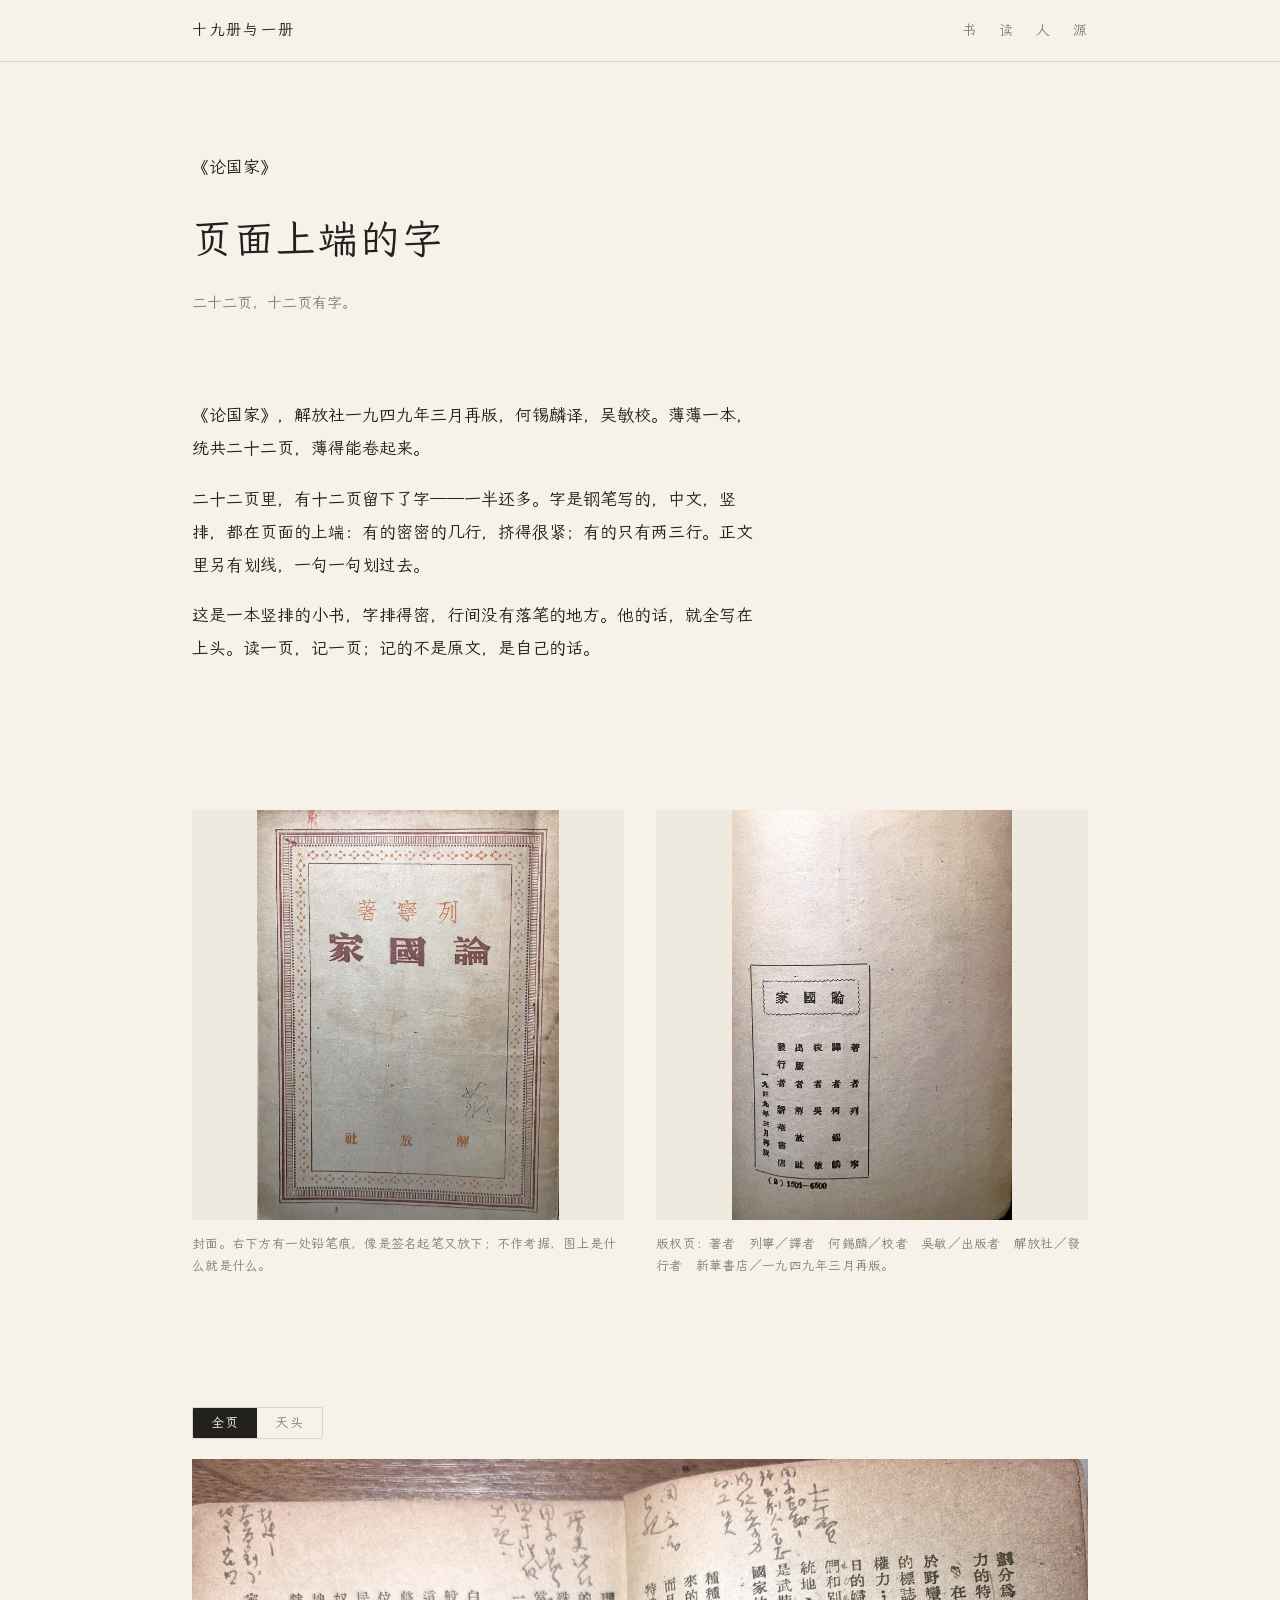
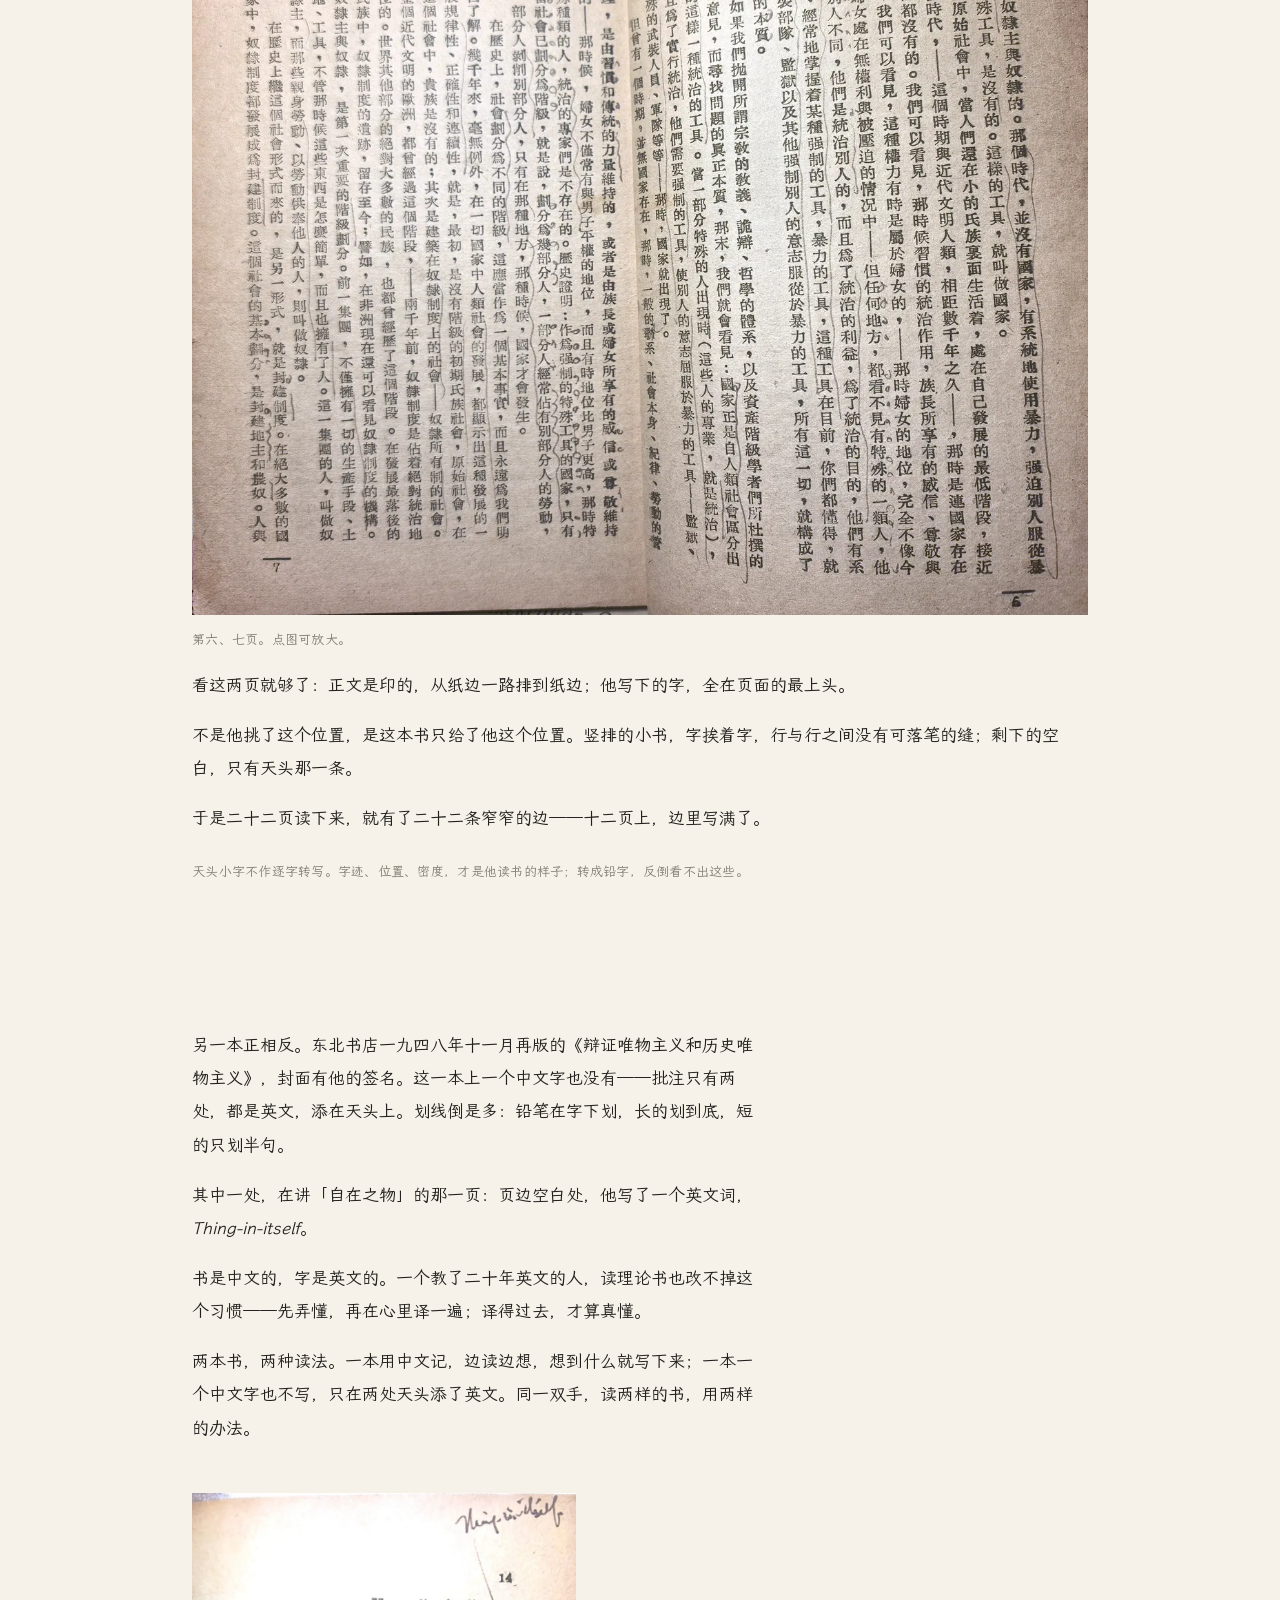
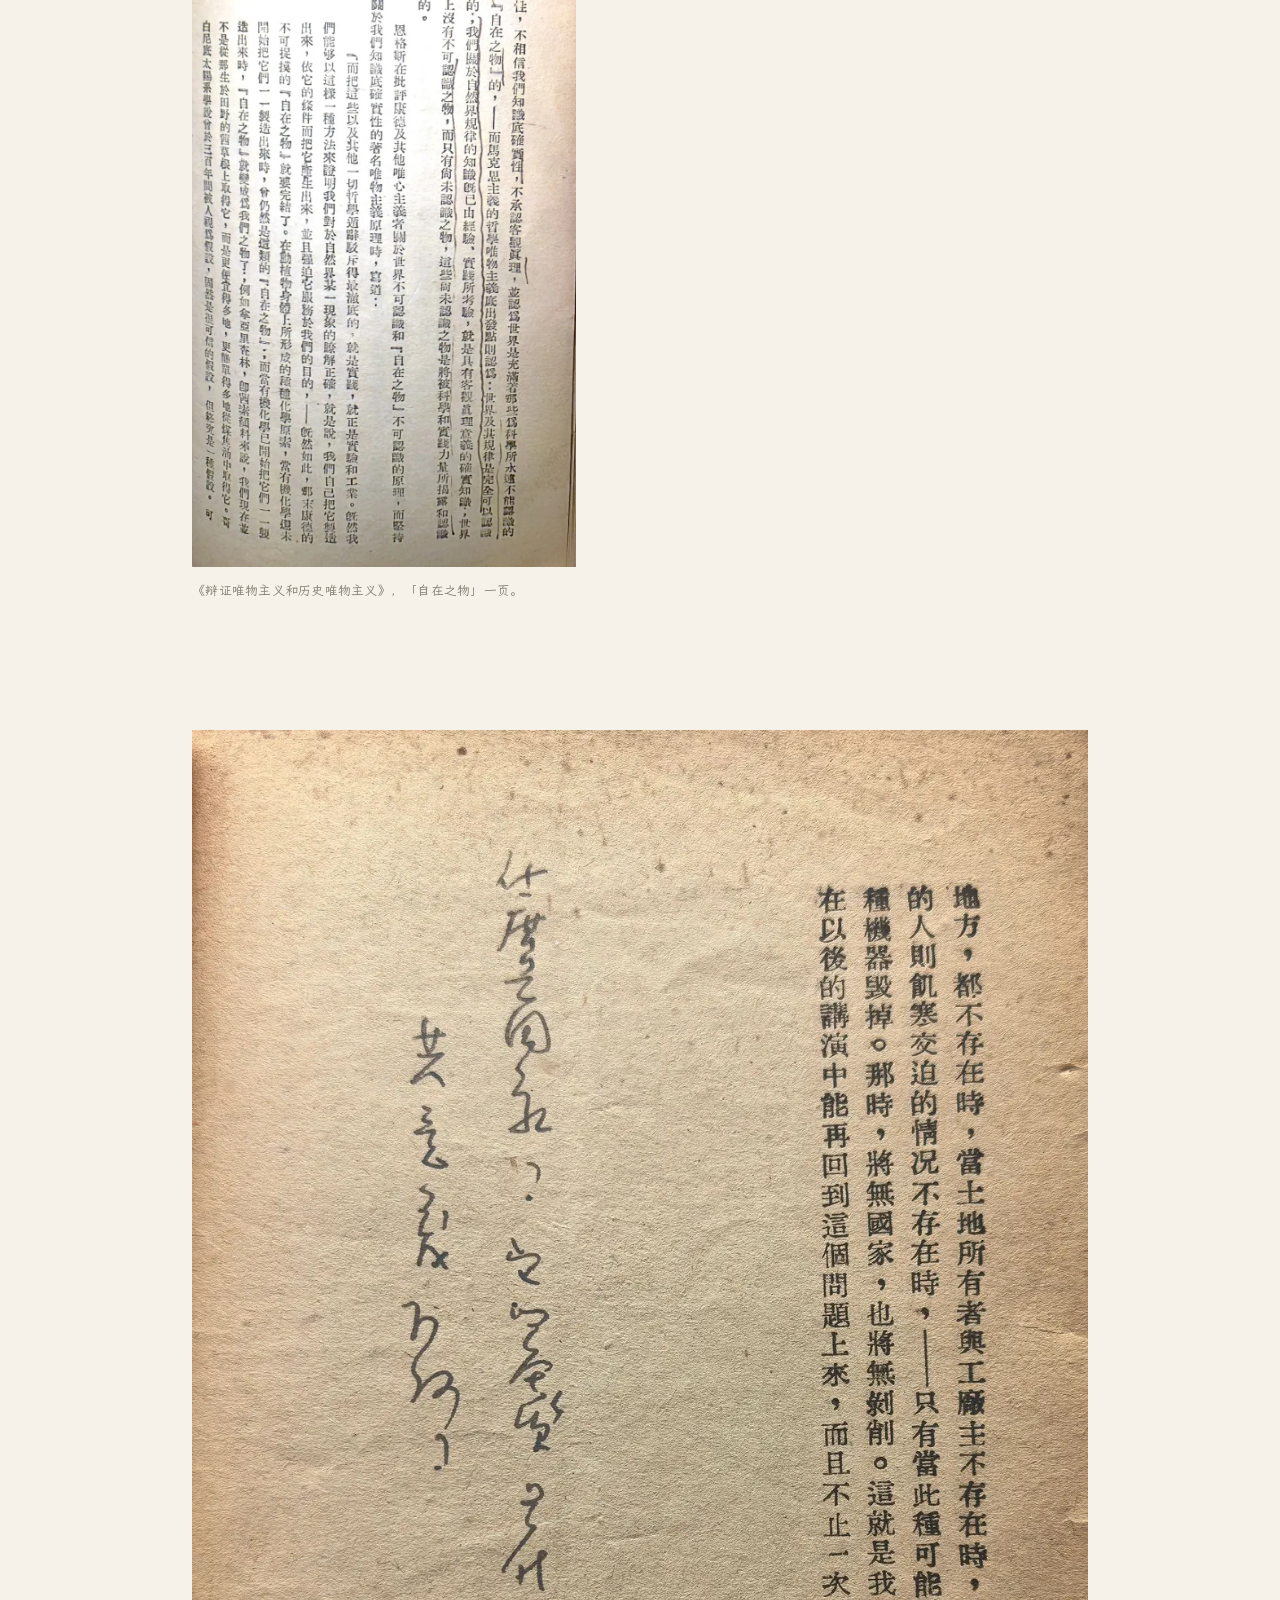
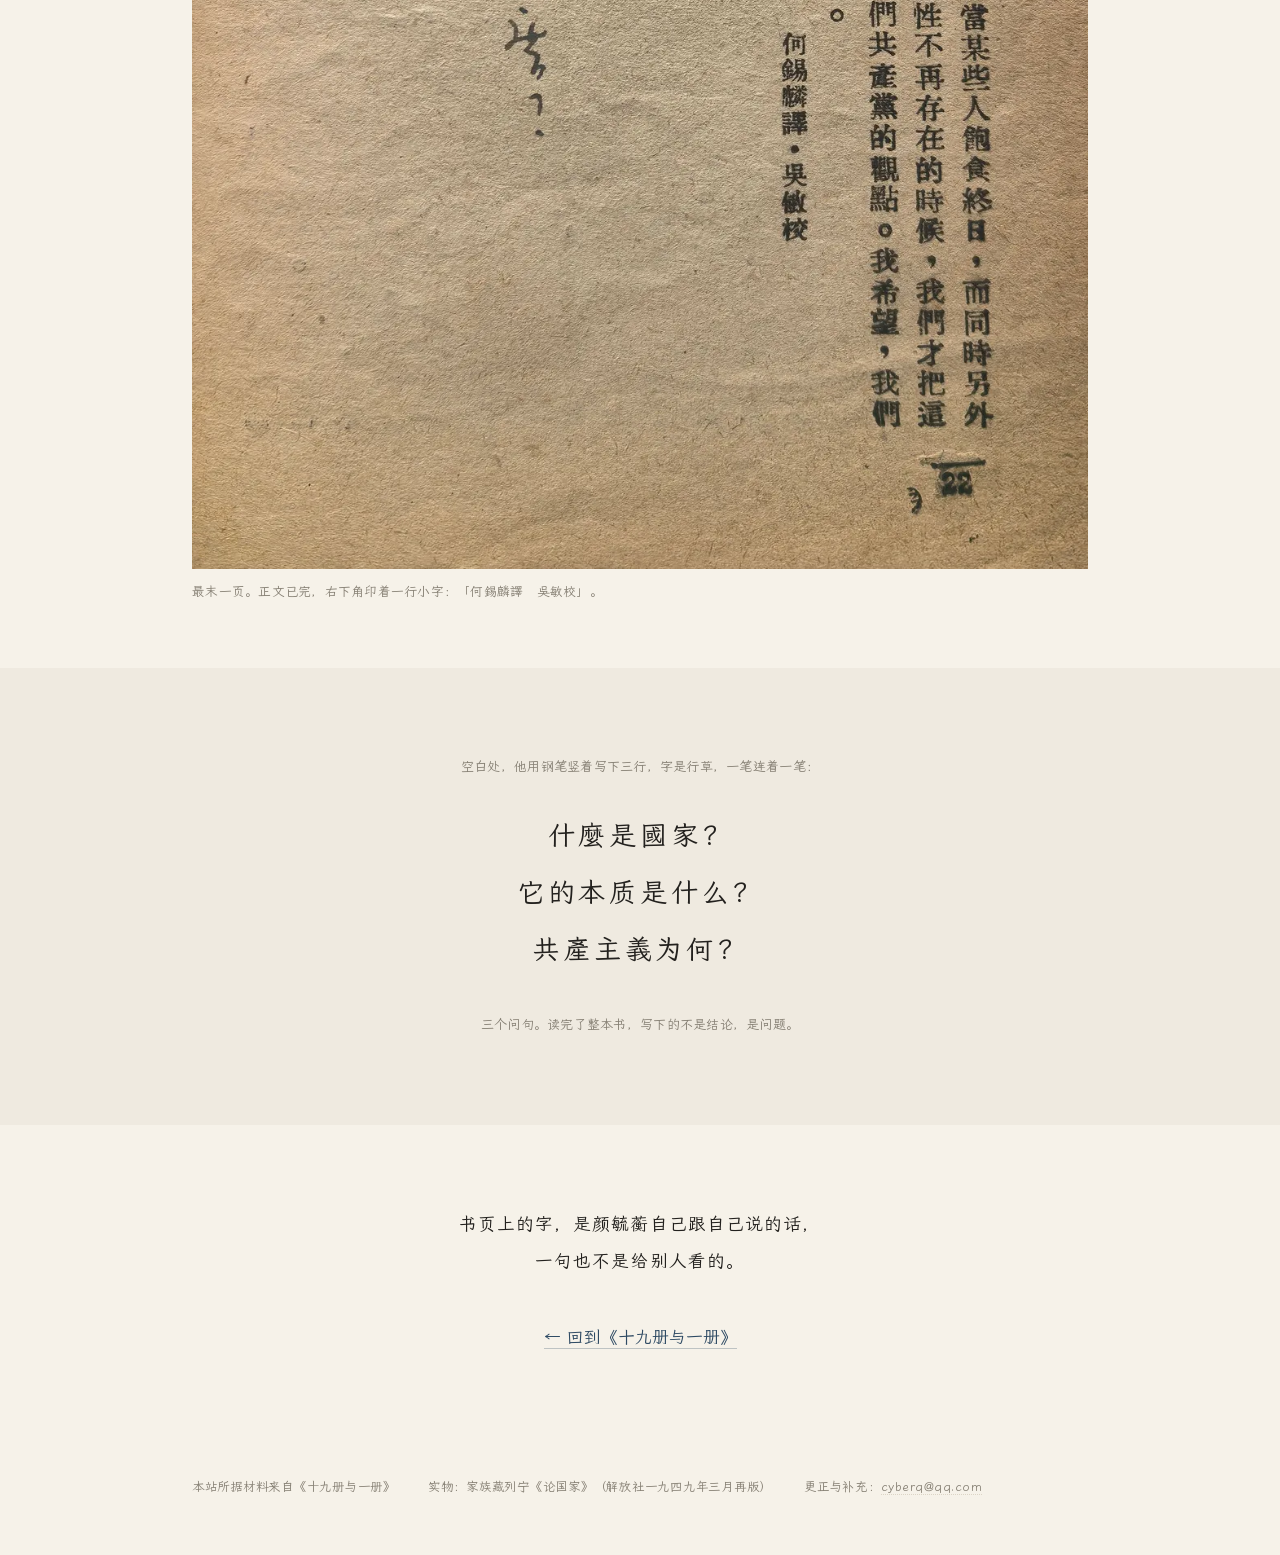
<file: lun-guojia.html>
<!DOCTYPE html>
<html lang="zh-Hans">
<head>
<meta charset="utf-8">
<meta name="viewport" content="width=device-width, initial-scale=1">
<title>页面上端的字 · 十九册与一册</title>
<meta name="description" content="列宁《论国家》二十二页，十二页有字。字都写在页面上端——这是一本竖排的小书，行间没有落笔的地方。">
<link rel="icon" href="data:image/svg+xml,%3Csvg xmlns=%27http://www.w3.org/2000/svg%27 viewBox=%270 0 32 32%27%3E%3Crect width=%2732%27 height=%2732%27 fill=%27%231F3B34%27/%3E%3Ctext x=%2716%27 y=%2724%27 font-size=%2721%27 text-anchor=%27middle%27 fill=%27%23E8E4DA%27 font-family=%27serif%27%3E%E5%86%8C%3C/text%3E%3C/svg%3E">
<link rel="stylesheet" href="assets/css/fonts.css">
<link rel="stylesheet" href="assets/css/style.css">
</head>
<body>

<header class="masthead">
  <div class="inner">
    <a class="brand" href="index.html">十九册与一册</a>
    <nav aria-label="页面导航">
      <a href="index.html#books">书</a>
      <a href="index.html#readings">读</a>
      <a href="index.html#person">人</a>
      <a href="index.html#sources">源</a>
    </nav>
  </div>
</header>

<main>

  <div class="deep-hero">
    <p class="kicker">《论国家》</p>
    <h1>页面上端的字</h1>
    <p class="sub">二十二页，十二页有字。</p>
  </div>

  <div class="plate">
    <div class="wrap-narrow" style="max-width:36rem">
      <p>《论国家》，解放社一九四九年三月再版，何锡麟译，吴敏校。薄薄一本，统共二十二页，薄得能卷起来。</p>
      <p>二十二页里，有十二页留下了字——一半还多。字是钢笔写的，中文，竖排，都在页面的上端：有的密密的几行，挤得很紧；有的只有两三行。正文里另有划线，一句一句划过去。</p>
      <p>这是一本竖排的小书，字排得密，行间没有落笔的地方。他的话，就全写在上头。读一页，记一页；记的不是原文，是自己的话。</p>
    </div>
  </div>

  <!-- 封面 -->
  <div class="plate">
    <div class="pair">
      <figure data-zoom>
        <img src="assets/img/lun-cover.webp" width="1100" height="1494" loading="lazy" decoding="async"
             alt="《论国家》封面，竖排「列寧著　論國家　解放社」三行字，纸已发黄。">
        <figcaption class="caption">
          封面。右下方有一处铅笔痕，像是签名起笔又放下；不作考据，图上是什么就是什么。
        </figcaption>
      </figure>

      <figure data-zoom>
        <img src="assets/img/lun-colophon.webp" width="1100" height="1607" loading="lazy" decoding="async"
             alt="版权页，印着著者列寧、譯者何錫麟、校者吳敏、出版者解放社、發行者新華書店、一九四九年三月再版。">
        <figcaption class="caption">
          版权页：著者　列寧／譯者　何錫麟／校者　吳敏／出版者　解放社／發行者　新華書店／一九四九年三月再版。
        </figcaption>
      </figure>
    </div>
  </div>

  <!-- 天头 -->
  <div class="plate">
    <div class="toggle" data-toggle role="group" aria-label="查看方式">
      <button type="button" data-view="full" aria-pressed="true">全页</button>
      <button type="button" data-view="margin" aria-pressed="false">天头</button>
    </div>

    <div data-panel="full" data-zoom>
      <img src="assets/img/lun-notes.webp" width="1300" height="1097" loading="lazy" decoding="async"
           alt="《论国家》第六、七页跨页，两页上端都写满了竖排钢笔小字，正文内有划线。">
    </div>

    <div data-panel="margin" hidden data-zoom>
      <img src="assets/img/lun-margin.webp" width="2600" height="336" loading="lazy" decoding="async"
           alt="跨页上端的细部：两页页面上端各写有数行竖排钢笔小字，字迹紧密。">
    </div>

    <p class="caption" style="margin-top:.9rem">第六、七页。点图可放大。</p>

    <div class="explain">
      <p>看这两页就够了：正文是印的，从纸边一路排到纸边；他写下的字，全在页面的最上头。</p>
      <p>不是他挑了这个位置，是这本书只给了他这个位置。竖排的小书，字挨着字，行与行之间没有可落笔的缝；剩下的空白，只有天头那一条。</p>
      <p>于是二十二页读下来，就有了二十二条窄窄的边——十二页上，边里写满了。</p>
      <p class="caption" style="margin-top:1.6rem">
        天头小字不作逐字转写。字迹、位置、密度，才是他读书的样子；转成铅字，反倒看不出这些。
      </p>
    </div>
  </div>

  <!-- 两本书，两种读法 -->
  <div class="plate">
    <div class="wrap-narrow" style="max-width:36rem">
      <p>另一本正相反。东北书店一九四八年十一月再版的《辩证唯物主义和历史唯物主义》，封面有他的签名。这一本上一个中文字也没有——批注只有两处，都是英文，添在天头上。划线倒是多：铅笔在字下划，长的划到底，短的只划半句。</p>
      <p>其中一处，在讲「自在之物」的那一页：页边空白处，他写了一个英文词，<em>Thing-in-itself</em>。</p>
      <p>书是中文的，字是英文的。一个教了二十年英文的人，读理论书也改不掉这个习惯——先弄懂，再在心里译一遍；译得过去，才算真懂。</p>
      <p>两本书，两种读法。一本用中文记，边读边想，想到什么就写下来；一本一个中文字也不写，只在两处天头添了英文。同一双手，读两样的书，用两样的办法。</p>
    </div>

    <figure data-zoom style="max-width:24rem;margin-top:clamp(2rem,4vw,3rem)">
      <img src="assets/img/bianzheng-gloss.webp" width="860" height="1510" loading="lazy" decoding="async"
           alt="《辩证唯物主义和历史唯物主义》内页，中文正文，页边空白处有一行铅笔写的英文 Thing-in-itself。">
      <figcaption class="caption">《辩证唯物主义和历史唯物主义》，「自在之物」一页。</figcaption>
    </figure>
  </div>

  <!-- 末页 -->
  <div class="plate">
    <figure data-zoom>
      <img src="assets/img/lun-questions.webp" width="1100" height="1766" loading="lazy" decoding="async"
           alt="《论国家》最末一页，正文已完，右下角印「何錫麟譯　吳敏校」，左侧空白处竖写三行行草。">
      <figcaption class="caption">
        最末一页。正文已完，右下角印着一行小字：「何錫麟譯　吳敏校」。
      </figcaption>
    </figure>
  </div>

  <div class="questions">
    <p class="caption" style="margin:0 0 1.8rem">空白处，他用钢笔竖着写下三行，字是行草，一笔连着一笔：</p>
    <blockquote>什麼是國家？<br>它的本质是什么？<br>共產主義为何？</blockquote>
    <p class="caption" style="margin:2.2rem 0 0">三个问句。读完了整本书，写下的不是结论，是问题。</p>
  </div>

  <div class="plate">
    <div class="wrap-narrow" style="max-width:32rem;margin:0 auto;text-align:center">
      <p style="font-size:1.1rem;letter-spacing:.06em;line-height:2.1">
        书页上的字，是颜毓蘅自己跟自己说的话，<br>一句也不是给别人看的。
      </p>
      <p style="margin-top:2.5rem">
        <a href="index.html">← 回到《十九册与一册》</a>
      </p>
    </div>
  </div>

</main>

<div class="foot">
  <span>本站所据材料来自《十九册与一册》</span>
  <span>实物：家族藏列宁《论国家》（解放社一九四九年三月再版）</span>
  <span>更正与补充：<a class="mail" href="#" data-a="qrebyc" data-b="moc.qq" aria-label="写信给我们，点击打开邮件程序">写信给我们</a><noscript>（地址需开启 JavaScript 才能显示）</noscript></span>
</div>

<script src="assets/js/site.js" defer></script>
</body>
</html>
</file>
<file: assets/css/fonts.css>
/* LXGW WenKai Lite [4] */
@font-face {
  font-family: 'LXGW WenKai Lite';
  font-style: normal;
  font-weight: 400;
  font-display: swap;
  src: url('../fonts/lxgwwenkailite-regular-subset-4.woff2') format('woff2');
  unicode-range: U+1f1e9-1f1f5, U+1f1f7-1f1ff, U+1f21a, U+1f232, U+1f234-1f237, U+1f250-1f251, U+1f300, U+1f302-1f308, U+1f30a-1f311, U+1f315, U+1f319-1f320, U+1f324, U+1f327, U+1f32a, U+1f32c-1f32d, U+1f330-1f357, U+1f359-1f37e
}
/* LXGW WenKai Lite [5] */
@font-face {
  font-family: 'LXGW WenKai Lite';
  font-style: normal;
  font-weight: 400;
  font-display: swap;
  src: url('../fonts/lxgwwenkailite-regular-subset-5.woff2') format('woff2');
  unicode-range: U+fee3, U+fef3, U+ff03-ff04, U+ff07, U+ff0a, U+ff17-ff19, U+ff1c-ff1d, U+ff20-ff3a, U+ff3c, U+ff3e-ff5b, U+ff5d, U+ff61-ff65, U+ff67-ff6a, U+ff6c, U+ff6f-ff78, U+ff7a-ff7d, U+ff80-ff84, U+ff86, U+ff89-ff8e, U+ff92, U+ff97-ff9b, U+ff9d-ff9f, U+ffe0-ffe4, U+ffe6, U+ffe9, U+ffeb, U+ffed, U+fffc, U+1f004, U+1f170-1f171, U+1f192-1f195, U+1f198-1f19a, U+1f1e6-1f1e8
}
/* LXGW WenKai Lite [6] */
@font-face {
  font-family: 'LXGW WenKai Lite';
  font-style: normal;
  font-weight: 400;
  font-display: swap;
  src: url('../fonts/lxgwwenkailite-regular-subset-6.woff2') format('woff2');
  unicode-range: U+f0a7, U+f0b2, U+f0b7, U+f0c9, U+f0d8, U+f0da, U+f0dc-f0dd, U+f0e0, U+f0e6, U+f0eb, U+f0fc, U+f101, U+f104-f105, U+f107, U+f10b, U+f11b, U+f14b, U+f18a, U+f193, U+f1d6-f1d7, U+f244, U+f27a, U+f296, U+f2ae, U+f471, U+f4b3, U+f610-f611, U+f880-f881, U+f8ec, U+f8f5, U+f8ff, U+f901, U+f90a, U+f92c-f92d, U+f934, U+f937, U+f941, U+f965, U+f967, U+f969, U+f96b, U+f96f, U+f974, U+f978-f979, U+f97e, U+f981, U+f98a, U+f98e, U+f997, U+f99c, U+f9b2, U+f9b5, U+f9ba, U+f9be, U+f9ca, U+f9d0-f9d1, U+f9dd, U+f9e0-f9e1, U+f9e4, U+f9f7, U+fa00-fa01, U+fa08, U+fa0a, U+fa11, U+fb01-fb02, U+fdfc, U+fe0e, U+fe30-fe31, U+fe33-fe44, U+fe49-fe52, U+fe54-fe57, U+fe59-fe66, U+fe68-fe6b, U+fe8e, U+fe92-fe93, U+feae, U+feb8, U+fecb-fecc, U+fee0
}
/* LXGW WenKai Lite [21] */
@font-face {
  font-family: 'LXGW WenKai Lite';
  font-style: normal;
  font-weight: 400;
  font-display: swap;
  src: url('../fonts/lxgwwenkailite-regular-subset-21.woff2') format('woff2');
  unicode-range: U+9f3d-9f3e, U+9f41, U+9f4a-9f4b, U+9f51-9f52, U+9f61-9f63, U+9f66-9f67, U+9f80-9f81, U+9f83, U+9f85-9f8d, U+9f90-9f91, U+9f94-9f96, U+9f98, U+9f9b-9f9c, U+9f9e, U+9fa0, U+9fa2, U+9ff4, U+a001, U+a007, U+a025, U+a046-a047, U+a057, U+a072, U+a078-a079, U+a083, U+a085, U+a100, U+a118, U+a132, U+a134, U+a1f4, U+a242, U+a4a6, U+a4aa, U+a4b0-a4b1, U+a4b3, U+a9c1-a9c2, U+ac00-ac01, U+ac04, U+ac08, U+ac10-ac11, U+ac13-ac16, U+ac19, U+ac1c-ac1d, U+ac24, U+ac70-ac71, U+ac74, U+ac77-ac78, U+ac80-ac81, U+ac83, U+ac8c, U+ac90, U+ac9f-aca0, U+aca8-aca9, U+acac, U+acb0, U+acbd, U+acc1, U+acc4, U+ace0-ace1, U+ace4, U+ace8, U+acf3, U+acf5, U+acfc-acfd, U+ad00, U+ad0c, U+ad11, U+ad1c, U+ad34, U+ad50, U+ad64, U+ad6c, U+ad70, U+ad74, U+ad7f, U+ad81, U+ad8c, U+adc0, U+adc8, U+addc, U+ade0, U+adf8-adf9, U+adfc, U+ae00, U+ae08-ae09, U+ae0b, U+ae30, U+ae34, U+ae38, U+ae40, U+ae4a, U+ae4c, U+ae54, U+ae68, U+aebc, U+aed8, U+af2c-af2d, U+af34
}
/* LXGW WenKai Lite [22] */
@font-face {
  font-family: 'LXGW WenKai Lite';
  font-style: normal;
  font-weight: 400;
  font-display: swap;
  src: url('../fonts/lxgwwenkailite-regular-subset-22.woff2') format('woff2');
  unicode-range: U+9dfa, U+9e0a, U+9e11, U+9e1a, U+9e1e, U+9e20, U+9e22, U+9e28-9e2c, U+9e2e-9e33, U+9e35-9e3b, U+9e3e, U+9e40-9e44, U+9e46-9e4e, U+9e51, U+9e53, U+9e55-9e58, U+9e5a-9e5c, U+9e5e-9e63, U+9e66-9e6e, U+9e71, U+9e73, U+9e75, U+9e78-9e79, U+9e7c-9e7e, U+9e82, U+9e86-9e88, U+9e8b-9e8c, U+9e90-9e91, U+9e93, U+9e95, U+9e97, U+9e9d, U+9ea4-9ea5, U+9ea9-9eaa, U+9eb4-9eb5, U+9eb8-9eba, U+9ebc-9ebf, U+9ec3, U+9ec9, U+9ecd, U+9ed0, U+9ed2-9ed3, U+9ed5-9ed6, U+9ed9, U+9edc-9edd, U+9edf-9ee0, U+9ee2, U+9ee5, U+9ee7-9eea, U+9eef, U+9ef1, U+9ef3-9ef4, U+9ef6, U+9ef9, U+9efb-9efc, U+9efe, U+9f0b, U+9f0d, U+9f10, U+9f14, U+9f17, U+9f19, U+9f22, U+9f29, U+9f2c, U+9f2f, U+9f31, U+9f37, U+9f39
}
/* LXGW WenKai Lite [23] */
@font-face {
  font-family: 'LXGW WenKai Lite';
  font-style: normal;
  font-weight: 400;
  font-display: swap;
  src: url('../fonts/lxgwwenkailite-regular-subset-23.woff2') format('woff2');
  unicode-range: U+9c3b, U+9c40, U+9c47-9c49, U+9c53, U+9c57, U+9c64, U+9c72, U+9c77-9c78, U+9c7b, U+9c7f-9c80, U+9c82-9c83, U+9c85-9c8c, U+9c8e-9c92, U+9c94-9c9b, U+9c9e-9ca3, U+9ca5-9ca7, U+9ca9, U+9cab, U+9cad-9cae, U+9cb1-9cb7, U+9cb9-9cbd, U+9cbf-9cc0, U+9cc3, U+9cc5-9cc7, U+9cc9-9cd1, U+9cd3-9cda, U+9cdc-9cdd, U+9cdf, U+9ce1-9ce3, U+9ce5, U+9ce9, U+9cee-9cef, U+9cf3-9cf4, U+9cf6, U+9cfc-9cfd, U+9d02, U+9d08-9d09, U+9d12, U+9d1b, U+9d1e, U+9d26, U+9d28, U+9d37, U+9d3b, U+9d3f, U+9d51, U+9d59, U+9d5c-9d5d, U+9d5f-9d61, U+9d6c, U+9d70, U+9d72, U+9d7a, U+9d7e, U+9d84, U+9d89, U+9d8f, U+9d92, U+9daf, U+9db4, U+9db8, U+9dbc, U+9dc4, U+9dc7, U+9dc9, U+9dd7, U+9ddf, U+9df2, U+9df9
}
/* LXGW WenKai Lite [24] */
@font-face {
  font-family: 'LXGW WenKai Lite';
  font-style: normal;
  font-weight: 400;
  font-display: swap;
  src: url('../fonts/lxgwwenkailite-regular-subset-24.woff2') format('woff2');
  unicode-range: U+9a5f, U+9a62, U+9a65, U+9a69, U+9a6b, U+9a6e, U+9a75, U+9a77-9a7a, U+9a7d, U+9a80, U+9a83, U+9a85, U+9a87-9a8a, U+9a8d-9a8e, U+9a90, U+9a92-9a93, U+9a95-9a96, U+9a98-9a99, U+9a9b-9aa2, U+9aa5, U+9aa7, U+9aaf-9ab1, U+9ab5-9ab6, U+9ab9-9aba, U+9abc, U+9ac0-9ac4, U+9ac8, U+9acb-9acc, U+9ace-9acf, U+9ad1-9ad2, U+9ad9, U+9adf, U+9ae1, U+9ae3, U+9aea-9aeb, U+9aed-9aef, U+9af4, U+9af9, U+9afb, U+9b03-9b04, U+9b06, U+9b08, U+9b0d, U+9b0f-9b10, U+9b13, U+9b18, U+9b1a, U+9b1f, U+9b22-9b23, U+9b25, U+9b27-9b28, U+9b2a, U+9b2f, U+9b31-9b32, U+9b3b, U+9b43, U+9b46-9b49, U+9b4d-9b4e, U+9b51, U+9b56, U+9b58, U+9b5a, U+9b5c, U+9b5f, U+9b61-9b62, U+9b6f, U+9b77, U+9b80, U+9b88, U+9b8b, U+9b8e, U+9b91, U+9b9f-9ba0, U+9ba8, U+9baa-9bab, U+9bad-9bae, U+9bb0-9bb1, U+9bb8, U+9bc9-9bca, U+9bd3, U+9bd6, U+9bdb, U+9be8, U+9bf0-9bf1, U+9c02, U+9c10, U+9c15, U+9c24, U+9c2d, U+9c32, U+9c39
}
/* LXGW WenKai Lite [25] */
@font-face {
  font-family: 'LXGW WenKai Lite';
  font-style: normal;
  font-weight: 400;
  font-display: swap;
  src: url('../fonts/lxgwwenkailite-regular-subset-25.woff2') format('woff2');
  unicode-range: U+98c8, U+98cf-98d6, U+98da-98db, U+98dd, U+98e1-98e2, U+98e7-98ea, U+98ec, U+98ee-98ef, U+98f2, U+98f4, U+98fc-98fe, U+9903, U+9905, U+9908, U+990a, U+990c-990d, U+9913-9914, U+9918, U+991a-991b, U+991e, U+9921, U+9928, U+992c, U+992e, U+9935, U+9938-9939, U+993d-993e, U+9945, U+994b-994c, U+9951-9952, U+9954-9955, U+9957, U+995e, U+9963, U+9966-9969, U+996b-996c, U+996f, U+9974-9975, U+9977-9979, U+997d-997e, U+9980-9981, U+9983-9984, U+9987, U+998a-998b, U+998d-9991, U+9993-9995, U+9997-9998, U+99a5, U+99ab-99ae, U+99b1, U+99b3-99b4, U+99bc, U+99bf, U+99c1, U+99c3-99c6, U+99cc, U+99d0, U+99d2, U+99d5, U+99db, U+99dd, U+99e1, U+99ed, U+99f1, U+99ff, U+9a01, U+9a03-9a04, U+9a0e-9a0f, U+9a11-9a13, U+9a19, U+9a1b, U+9a28, U+9a2b, U+9a30, U+9a32, U+9a37, U+9a40, U+9a45, U+9a4a, U+9a4d-9a4e, U+9a52, U+9a55, U+9a57, U+9a5a-9a5b
}
/* LXGW WenKai Lite [26] */
@font-face {
  font-family: 'LXGW WenKai Lite';
  font-style: normal;
  font-weight: 400;
  font-display: swap;
  src: url('../fonts/lxgwwenkailite-regular-subset-26.woff2') format('woff2');
  unicode-range: U+972a, U+972d, U+9730, U+973d, U+9742, U+9744, U+9748-9749, U+9750-9751, U+975a-975c, U+9763, U+9765-9766, U+976c-976d, U+9773, U+9776, U+977a, U+977c, U+9784-9785, U+978e-978f, U+9791-9792, U+9794-9795, U+9798, U+979a, U+979e, U+97a3, U+97a5-97a6, U+97a8, U+97ab-97ac, U+97ae-97af, U+97b2, U+97b4, U+97c6, U+97cb-97cc, U+97d3, U+97d8, U+97dc, U+97e1, U+97ea-97eb, U+97ee, U+97fb, U+97fe-97ff, U+9801-9803, U+9805-9806, U+9808, U+980c, U+9810-9814, U+9817-9818, U+981e, U+9820-9821, U+9824, U+9828, U+982b-982d, U+9830, U+9834, U+9838-9839, U+983c, U+9846, U+984d-984f, U+9851-9852, U+9854-9855, U+9857-9858, U+985a-985b, U+9862-9863, U+9865, U+9867, U+986b, U+986f-9871, U+9877-9878, U+987c, U+9880, U+9883, U+9885, U+9889, U+988b-988f, U+9893-9895, U+9899-989b, U+989e-989f, U+98a1-98a2, U+98a5-98a7, U+98a9, U+98af, U+98b1, U+98b6, U+98ba, U+98be, U+98c3-98c4, U+98c6-98c7
}
/* LXGW WenKai Lite [27] */
@font-face {
  font-family: 'LXGW WenKai Lite';
  font-style: normal;
  font-weight: 400;
  font-display: swap;
  src: url('../fonts/lxgwwenkailite-regular-subset-27.woff2') format('woff2');
  unicode-range: U+95b9-95ca, U+95cc-95cd, U+95d4-95d6, U+95d8, U+95e1-95e2, U+95e9, U+95f0-95f1, U+95f3, U+95f6, U+95fc, U+95fe-95ff, U+9602-9604, U+9606-960d, U+960f, U+9611-9613, U+9615-9617, U+9619-961b, U+961d, U+9621, U+9628, U+962f, U+963c-963e, U+9641-9642, U+9649, U+9654, U+965b-965f, U+9661, U+9663, U+9665, U+9667-9668, U+966c, U+9670, U+9672-9674, U+9678, U+967a, U+967d, U+9682, U+9685, U+9688, U+968a, U+968d-968e, U+9695, U+9697-9698, U+969e, U+96a0, U+96a3-96a4, U+96a8, U+96aa, U+96b0-96b1, U+96b3-96b4, U+96b7-96b9, U+96bb-96bd, U+96c9, U+96cb, U+96ce, U+96d1-96d2, U+96d6, U+96d9, U+96db-96dc, U+96de, U+96e0, U+96e3, U+96e9, U+96eb, U+96f0-96f2, U+96f9, U+96ff, U+9701-9702, U+9705, U+9708, U+970a, U+970e-970f, U+9711, U+9719, U+9727
}
/* LXGW WenKai Lite [28] */
@font-face {
  font-family: 'LXGW WenKai Lite';
  font-style: normal;
  font-weight: 400;
  font-display: swap;
  src: url('../fonts/lxgwwenkailite-regular-subset-28.woff2') format('woff2');
  unicode-range: U+94e7-94ec, U+94ee-94f1, U+94f3, U+94f5, U+94f7, U+94f9, U+94fb-94fd, U+94ff, U+9503-9504, U+9506-9507, U+9509-950a, U+950d-950f, U+9511-9518, U+951a-9520, U+9522, U+9528-952d, U+9530-953a, U+953c-953f, U+9543-9546, U+9548-9550, U+9552-9555, U+9557-955b, U+955d-9568, U+956a-956d, U+9570-9574, U+9583, U+9586, U+9589, U+958e-958f, U+9591-9592, U+9594, U+9598-9599, U+959e-95a0, U+95a2-95a6, U+95a8-95b2, U+95b4, U+95b8
}
/* LXGW WenKai Lite [29] */
@font-face {
  font-family: 'LXGW WenKai Lite';
  font-style: normal;
  font-weight: 400;
  font-display: swap;
  src: url('../fonts/lxgwwenkailite-regular-subset-29.woff2') format('woff2');
  unicode-range: U+9410-941a, U+941c-942b, U+942d-942e, U+9432-9433, U+9435, U+9438, U+943a, U+943e, U+9444, U+944a, U+9451-9452, U+945a, U+9462-9463, U+9465, U+9470-9487, U+948a-9492, U+9494-9498, U+949a, U+949c-949d, U+94a1, U+94a3-94a4, U+94a8, U+94aa-94ad, U+94af, U+94b2, U+94b4-94ba, U+94bc-94c0, U+94c4, U+94c6-94db, U+94de-94e6
}
/* LXGW WenKai Lite [30] */
@font-face {
  font-family: 'LXGW WenKai Lite';
  font-style: normal;
  font-weight: 400;
  font-display: swap;
  src: url('../fonts/lxgwwenkailite-regular-subset-30.woff2') format('woff2');
  unicode-range: U+92b7, U+92b9, U+92c1, U+92c5-92c6, U+92c8, U+92cc, U+92d0, U+92d2, U+92e4, U+92ea, U+92ec-92ed, U+92f0, U+92f3, U+92f8, U+92fc, U+9304, U+9306, U+9310, U+9312, U+9315, U+9318, U+931a, U+931e, U+9320-9322, U+9324, U+9326-9329, U+932b-932c, U+932f, U+9331-9332, U+9335-9336, U+933e, U+9340-9341, U+934a-9360, U+9362-9363, U+9365-936b, U+936e, U+9375, U+937e, U+9382, U+938a, U+938c, U+938f, U+9393-9394, U+9396-9397, U+939a, U+93a2, U+93a7, U+93ac-93cd, U+93d0-93d1, U+93d6-93d8, U+93de-93df, U+93e1-93e2, U+93e4, U+93f8, U+93fb, U+93fd, U+940e-940f
}
/* LXGW WenKai Lite [31] */
@font-face {
  font-family: 'LXGW WenKai Lite';
  font-style: normal;
  font-weight: 400;
  font-display: swap;
  src: url('../fonts/lxgwwenkailite-regular-subset-31.woff2') format('woff2');
  unicode-range: U+914c, U+914e-9150, U+9154, U+9157, U+915a, U+915d-915e, U+9161-9164, U+9169, U+9170, U+9172, U+9174, U+9179-917a, U+917d-917e, U+9182-9183, U+9185, U+918c-918d, U+9190-9191, U+919a, U+919c, U+91a1-91a4, U+91a8, U+91aa-91af, U+91b4-91b5, U+91b8, U+91ba, U+91be, U+91c0-91c1, U+91c6, U+91c8, U+91cb, U+91d0, U+91d2, U+91d7-91d8, U+91dd, U+91e3, U+91e6-91e7, U+91ed, U+91f0, U+91f5, U+91f9, U+9200, U+9205, U+9207-920a, U+920d-920e, U+9210, U+9214-9215, U+921c, U+921e, U+9221, U+9223-9227, U+9229-922a, U+922d, U+9234-9235, U+9237, U+9239-923a, U+923c-9240, U+9244-9246, U+9249, U+924e-924f, U+9251, U+9253, U+9257, U+925b, U+925e, U+9262, U+9264-9266, U+9268, U+926c, U+926f, U+9271, U+927b, U+927e, U+9280, U+9283, U+9285-928a, U+928e, U+9291, U+9293, U+9296, U+9298, U+929c-929d, U+92a8, U+92ab-92ae, U+92b3, U+92b6
}
/* LXGW WenKai Lite [32] */
@font-face {
  font-family: 'LXGW WenKai Lite';
  font-style: normal;
  font-weight: 400;
  font-display: swap;
  src: url('../fonts/lxgwwenkailite-regular-subset-32.woff2') format('woff2');
  unicode-range: U+8fe2-8fe5, U+8fe8-8fe9, U+8fee, U+8ff3-8ff4, U+8ff8, U+8ffa, U+9004, U+900b, U+9011, U+9015-9016, U+901e, U+9021, U+9026, U+902d, U+902f, U+9031, U+9035-9036, U+9039-903a, U+9041, U+9044-9046, U+904a, U+904f-9052, U+9054-9055, U+9058-9059, U+905b-905e, U+9060-9062, U+9068-9069, U+906f, U+9072, U+9074, U+9076-907a, U+907c-907d, U+9081, U+9083, U+9085, U+9087-908b, U+908f, U+9095, U+9097, U+9099-909b, U+909d, U+90a0-90a1, U+90a8-90a9, U+90ac, U+90b0, U+90b2-90b4, U+90b6, U+90b8, U+90ba, U+90bd-90be, U+90c3-90c5, U+90c7-90c8, U+90cf-90d0, U+90d3, U+90d5, U+90d7, U+90da-90dc, U+90de, U+90e2, U+90e4, U+90e6-90e7, U+90ea-90eb, U+90ef, U+90f4-90f5, U+90f7, U+90fe-9100, U+9104, U+9109, U+910c, U+9112, U+9114-9115, U+9118, U+911c, U+911e, U+9120, U+9122-9123, U+9127, U+912d, U+912f-9132, U+9139-913a, U+9143, U+9146, U+9149-914a
}
/* LXGW WenKai Lite [33] */
@font-face {
  font-family: 'LXGW WenKai Lite';
  font-style: normal;
  font-weight: 400;
  font-display: swap;
  src: url('../fonts/lxgwwenkailite-regular-subset-33.woff2') format('woff2');
  unicode-range: U+8e2d-8e31, U+8e34-8e35, U+8e39-8e3a, U+8e3d, U+8e40-8e42, U+8e47, U+8e49-8e4b, U+8e50-8e53, U+8e59-8e5a, U+8e5f-8e60, U+8e64, U+8e69, U+8e6c, U+8e70, U+8e74, U+8e76, U+8e7a-8e7c, U+8e7f, U+8e84-8e85, U+8e87, U+8e89, U+8e8b, U+8e8d, U+8e8f-8e90, U+8e94, U+8e99, U+8e9c, U+8e9e, U+8eaa, U+8eac, U+8eb0, U+8eb6, U+8ec0, U+8ec6, U+8eca-8ece, U+8ed2, U+8eda, U+8edf, U+8ee2, U+8eeb, U+8ef8, U+8efb-8efe, U+8f03, U+8f09, U+8f0b, U+8f12-8f15, U+8f1b, U+8f1d, U+8f1f, U+8f29-8f2a, U+8f2f, U+8f36, U+8f38, U+8f3b, U+8f3e-8f3f, U+8f44-8f45, U+8f49, U+8f4d-8f4e, U+8f5f, U+8f6b, U+8f6d, U+8f71-8f73, U+8f75-8f76, U+8f78-8f7a, U+8f7c, U+8f7e, U+8f81-8f82, U+8f84, U+8f87, U+8f8a-8f8b, U+8f8d-8f8f, U+8f94-8f95, U+8f97-8f9a, U+8fa6, U+8fad-8faf, U+8fb2, U+8fb5-8fb7, U+8fba-8fbc, U+8fbf, U+8fc2, U+8fcb, U+8fcd, U+8fd3, U+8fd5, U+8fd7, U+8fda
}
/* LXGW WenKai Lite [34] */
@font-face {
  font-family: 'LXGW WenKai Lite';
  font-style: normal;
  font-weight: 400;
  font-display: swap;
  src: url('../fonts/lxgwwenkailite-regular-subset-34.woff2') format('woff2');
  unicode-range: U+8caf-8cb0, U+8cb3-8cb4, U+8cb6-8cb9, U+8cbb-8cbd, U+8cbf-8cc4, U+8cc7-8cc8, U+8cca, U+8ccd, U+8cd1, U+8cd3, U+8cdb-8cdc, U+8cde, U+8ce0, U+8ce2-8ce4, U+8ce6-8ce8, U+8cea, U+8ced, U+8cf4, U+8cf8, U+8cfa, U+8cfc-8cfd, U+8d04-8d05, U+8d07-8d08, U+8d0a, U+8d0d, U+8d0f, U+8d13-8d14, U+8d16, U+8d1b, U+8d20, U+8d2e, U+8d30, U+8d32-8d33, U+8d36, U+8d3b, U+8d3d, U+8d40, U+8d42-8d43, U+8d45-8d46, U+8d48-8d4a, U+8d4d, U+8d51, U+8d53, U+8d55, U+8d59, U+8d5c-8d5d, U+8d5f, U+8d61, U+8d66-8d67, U+8d6a, U+8d6d, U+8d71, U+8d73, U+8d84, U+8d90-8d91, U+8d94-8d95, U+8d99, U+8da8, U+8daf, U+8db1, U+8db5, U+8db8, U+8dba, U+8dbc, U+8dbf, U+8dc2, U+8dc4, U+8dc6, U+8dcb, U+8dce-8dcf, U+8dd6-8dd7, U+8dda-8ddb, U+8dde, U+8de1, U+8de3-8de4, U+8de9, U+8deb-8dec, U+8df0-8df1, U+8df6-8dfd, U+8e05, U+8e07, U+8e09-8e0a, U+8e0c, U+8e0e, U+8e10, U+8e14, U+8e1d-8e1f, U+8e23, U+8e26, U+8e2b-8e2c
}
/* LXGW WenKai Lite [35] */
@font-face {
  font-family: 'LXGW WenKai Lite';
  font-style: normal;
  font-weight: 400;
  font-display: swap;
  src: url('../fonts/lxgwwenkailite-regular-subset-35.woff2') format('woff2');
  unicode-range: U+8b5e, U+8b60, U+8b6c, U+8b6f-8b70, U+8b72, U+8b74, U+8b77, U+8b7d, U+8b80, U+8b83, U+8b8a, U+8b8c, U+8b90, U+8b93, U+8b99-8b9a, U+8ba0, U+8ba3, U+8ba5-8ba7, U+8baa-8bac, U+8bb3-8bb5, U+8bb7, U+8bb9, U+8bc2-8bc3, U+8bc5, U+8bcb-8bcc, U+8bce-8bd0, U+8bd2-8bd4, U+8bd6, U+8bd8-8bd9, U+8bdc, U+8bdf, U+8be3-8be4, U+8be7-8be9, U+8beb-8bec, U+8bee, U+8bf0, U+8bf2-8bf3, U+8bf6, U+8bf9, U+8bfc-8bfd, U+8bff-8c00, U+8c02, U+8c04, U+8c06-8c07, U+8c0c, U+8c0f, U+8c11-8c12, U+8c14-8c1b, U+8c1d-8c21, U+8c24-8c25, U+8c27, U+8c2a-8c2c, U+8c2e-8c30, U+8c32-8c36, U+8c3f, U+8c47-8c4c, U+8c4e-8c50, U+8c54-8c56, U+8c62, U+8c68, U+8c6c, U+8c73, U+8c78, U+8c7a, U+8c82, U+8c85, U+8c89-8c8a, U+8c8d-8c8e, U+8c90, U+8c93-8c94, U+8c98, U+8c9d-8c9e, U+8ca0-8ca2, U+8ca7-8cac
}
/* LXGW WenKai Lite [36] */
@font-face {
  font-family: 'LXGW WenKai Lite';
  font-style: normal;
  font-weight: 400;
  font-display: swap;
  src: url('../fonts/lxgwwenkailite-regular-subset-36.woff2') format('woff2');
  unicode-range: U+8a02-8a03, U+8a07-8a0a, U+8a0e-8a0f, U+8a13, U+8a15-8a18, U+8a1a-8a1b, U+8a1d, U+8a1f, U+8a22-8a23, U+8a25, U+8a2b, U+8a2d, U+8a31, U+8a33-8a34, U+8a36-8a38, U+8a3a, U+8a3c, U+8a3e, U+8a40-8a41, U+8a46, U+8a48, U+8a50, U+8a52, U+8a54-8a55, U+8a58, U+8a5b, U+8a5d-8a63, U+8a66, U+8a69-8a6b, U+8a6d-8a6e, U+8a70, U+8a72-8a73, U+8a7a, U+8a85, U+8a87, U+8a8a, U+8a8c-8a8d, U+8a90-8a92, U+8a95, U+8a98, U+8aa0-8aa1, U+8aa3-8aa6, U+8aa8-8aa9, U+8aac-8aae, U+8ab0, U+8ab2, U+8ab8-8ab9, U+8abc, U+8abe-8abf, U+8ac7, U+8acf, U+8ad2, U+8ad6-8ad7, U+8adb-8adc, U+8adf, U+8ae1, U+8ae6-8ae8, U+8aeb, U+8aed-8aee, U+8af1, U+8af3-8af4, U+8af7-8af8, U+8afa, U+8afe, U+8b00-8b02, U+8b07, U+8b0a, U+8b0c, U+8b0e, U+8b10, U+8b17, U+8b19, U+8b1b, U+8b1d, U+8b20-8b21, U+8b26, U+8b28, U+8b2c, U+8b33, U+8b39, U+8b3e-8b3f, U+8b41, U+8b45, U+8b49, U+8b4c, U+8b4f, U+8b57-8b58, U+8b5a, U+8b5c
}
/* LXGW WenKai Lite [37] */
@font-face {
  font-family: 'LXGW WenKai Lite';
  font-style: normal;
  font-weight: 400;
  font-display: swap;
  src: url('../fonts/lxgwwenkailite-regular-subset-37.woff2') format('woff2');
  unicode-range: U+8869-886a, U+886e-886f, U+8872, U+8879, U+887d-887f, U+8882, U+8884-8886, U+8888, U+888f, U+8892-8893, U+889b, U+88a2, U+88a4, U+88a6, U+88a8, U+88aa, U+88ae, U+88b1, U+88b4, U+88b7, U+88bc, U+88c0, U+88c6-88c9, U+88ce-88cf, U+88d1-88d3, U+88d8, U+88db-88dd, U+88df, U+88e1-88e3, U+88e5, U+88e8, U+88ec, U+88f0-88f1, U+88f3-88f4, U+88fc-88fe, U+8900, U+8902, U+8906-8907, U+8909-890c, U+8912-8915, U+8918-891b, U+8921, U+8925, U+892b, U+8930, U+8932, U+8934, U+8936, U+893b, U+893d, U+8941, U+894c, U+8955-8956, U+8959, U+895c, U+895e-8960, U+8966, U+896a, U+896c, U+896f-8970, U+8972, U+897b, U+897e, U+8980, U+8983, U+8985, U+8987-8988, U+898c, U+898f, U+8993, U+8997, U+899a, U+89a1, U+89a7, U+89a9-89aa, U+89b2-89b3, U+89b7, U+89c0, U+89c7, U+89ca-89cc, U+89ce-89d1, U+89d6, U+89da, U+89dc, U+89de, U+89e5, U+89e7, U+89eb, U+89ef, U+89f1, U+89f3-89f4, U+89f8, U+89ff, U+8a01
}
/* LXGW WenKai Lite [38] */
@font-face {
  font-family: 'LXGW WenKai Lite';
  font-style: normal;
  font-weight: 400;
  font-display: swap;
  src: url('../fonts/lxgwwenkailite-regular-subset-38.woff2') format('woff2');
  unicode-range: U+86e4, U+86e6, U+86e9, U+86ed, U+86ef-86f4, U+86f8-86f9, U+86fb, U+86fe, U+8703, U+8706-870a, U+870d, U+8711-8713, U+871a, U+871e, U+8722-8723, U+8725, U+8729, U+872e, U+8731, U+8734, U+8737, U+873a-873b, U+873e-8740, U+8742, U+8747-8748, U+8753, U+8755, U+8757-8758, U+875d, U+875f, U+8762-8766, U+8768, U+876e, U+8770, U+8772, U+8775, U+8778, U+877b-877e, U+8782, U+8785, U+8788, U+878b, U+8793, U+8797, U+879a, U+879e-87a0, U+87a2-87a3, U+87a8, U+87ab-87ad, U+87af, U+87b3, U+87b5, U+87bd, U+87c0, U+87c4, U+87c6, U+87ca-87cb, U+87d1-87d2, U+87db-87dc, U+87de, U+87e0, U+87e5, U+87ea, U+87ec, U+87ee, U+87f2-87f3, U+87fb, U+87fd-87fe, U+8802-8803, U+8805, U+880a-880b, U+880d, U+8813-8816, U+8819, U+881b, U+881f, U+8821, U+8823, U+8831-8832, U+8835-8836, U+8839, U+883b-883c, U+8844, U+8846, U+884a, U+884e, U+8852-8853, U+8855, U+8859, U+885b, U+885d-885e, U+8862, U+8864
}
/* LXGW WenKai Lite [39] */
@font-face {
  font-family: 'LXGW WenKai Lite';
  font-style: normal;
  font-weight: 400;
  font-display: swap;
  src: url('../fonts/lxgwwenkailite-regular-subset-39.woff2') format('woff2');
  unicode-range: U+8532, U+8534-8535, U+8538-853a, U+853c, U+8543, U+8545, U+8548, U+854e, U+8553, U+8556-8557, U+8559, U+855e, U+8561, U+8564-8565, U+8568-856a, U+856d, U+856f-8570, U+8572, U+8576, U+8579-857b, U+8580, U+8585-8586, U+8588, U+858a, U+858f, U+8591, U+8594, U+8599, U+859c, U+85a2, U+85a4, U+85a6, U+85a8-85a9, U+85ab-85ac, U+85ae, U+85b7-85b9, U+85be, U+85c1, U+85c7, U+85cd, U+85d0, U+85d3, U+85d5, U+85dc-85dd, U+85df-85e0, U+85e5-85e6, U+85e8-85ea, U+85f4, U+85f9, U+85fe-85ff, U+8602, U+8605-8607, U+860a-860b, U+8616, U+8618, U+861a, U+8627, U+8629, U+862d, U+8638, U+863c, U+863f, U+864d, U+864f, U+8652-8655, U+865b-865c, U+865f, U+8662, U+8667, U+866c, U+866e, U+8671, U+8675, U+867a-867c, U+867f, U+868b, U+868d, U+8693, U+869c-869d, U+86a1, U+86a3-86a4, U+86a7-86a9, U+86ac, U+86af-86b1, U+86b4-86b6, U+86ba, U+86c0, U+86c4, U+86c6, U+86c9-86ca, U+86cd-86d1, U+86d4, U+86d8, U+86de-86df
}
/* LXGW WenKai Lite [40] */
@font-face {
  font-family: 'LXGW WenKai Lite';
  font-style: normal;
  font-weight: 400;
  font-display: swap;
  src: url('../fonts/lxgwwenkailite-regular-subset-40.woff2') format('woff2');
  unicode-range: U+83b4, U+83b6, U+83b8, U+83ba, U+83bc-83bd, U+83bf-83c0, U+83c2, U+83c5, U+83c8-83c9, U+83cb, U+83d1, U+83d3-83d6, U+83d8, U+83db, U+83dd, U+83df, U+83e1, U+83e5, U+83ea-83eb, U+83f0, U+83f4, U+83f8-83f9, U+83fb, U+83fd, U+83ff, U+8401, U+8406, U+840a-840b, U+840f, U+8411, U+8418, U+841c, U+8420, U+8422-8424, U+8426, U+8429, U+842c, U+8438-8439, U+843b-843c, U+843f, U+8446-8447, U+8449, U+844e, U+8451-8452, U+8456, U+8459-845a, U+845c, U+8462, U+8466, U+846d, U+846f-8470, U+8473, U+8476-8478, U+847a, U+847d, U+8484-8485, U+8487, U+8489, U+848c, U+848e, U+8490, U+8493-8494, U+8497, U+849b, U+849e-849f, U+84a1, U+84a5, U+84a8, U+84af, U+84b4, U+84b9-84bf, U+84c1-84c2, U+84c5-84c7, U+84ca-84cb, U+84cd, U+84d0-84d1, U+84d3, U+84d6, U+84df-84e0, U+84e2-84e3, U+84e5-84e7, U+84ee, U+84f3, U+84f6, U+84fa, U+84fc, U+84ff-8500, U+850c, U+8511, U+8514-8515, U+8517-8518, U+851f, U+8523, U+8525-8526, U+8529, U+852b, U+852d
}
/* LXGW WenKai Lite [41] */
@font-face {
  font-family: 'LXGW WenKai Lite';
  font-style: normal;
  font-weight: 400;
  font-display: swap;
  src: url('../fonts/lxgwwenkailite-regular-subset-41.woff2') format('woff2');
  unicode-range: U+82a9-82ab, U+82ae, U+82b0, U+82b2, U+82b4-82b6, U+82bc, U+82be, U+82c0-82c2, U+82c4-82c8, U+82ca-82cc, U+82ce, U+82d0, U+82d2-82d3, U+82d5-82d6, U+82d8-82d9, U+82dc-82de, U+82e0-82e4, U+82e7, U+82e9-82eb, U+82ed-82ee, U+82f3-82f4, U+82f7-82f8, U+82fa-8301, U+8306-8308, U+830c-830d, U+830f, U+8311, U+8313-8315, U+8318, U+831a-831b, U+831d, U+8324, U+8327, U+832a, U+832c-832d, U+832f, U+8331-8334, U+833a-833c, U+8340, U+8343-8345, U+8347-8348, U+834a, U+834c, U+834f, U+8351, U+8356, U+8358-835c, U+835e, U+8360, U+8364-8366, U+8368-836a, U+836c-836e, U+8373, U+8378, U+837b-837d, U+837f-8380, U+8382, U+8388, U+838a-838b, U+8392, U+8394, U+8396, U+8398-8399, U+839b-839c, U+83a0, U+83a2-83a3, U+83a8-83aa, U+83ae-83b0, U+83b3
}
/* LXGW WenKai Lite [42] */
@font-face {
  font-family: 'LXGW WenKai Lite';
  font-style: normal;
  font-weight: 400;
  font-display: swap;
  src: url('../fonts/lxgwwenkailite-regular-subset-42.woff2') format('woff2');
  unicode-range: U+814d-814e, U+8151, U+8153, U+8158-815a, U+815e, U+8160, U+8166-8169, U+816b, U+816d, U+8171, U+8173-8174, U+8178, U+817c-817d, U+8182, U+8188, U+8191, U+8198-819b, U+81a0, U+81a3, U+81a5-81a6, U+81a9, U+81b6, U+81ba-81bb, U+81bd, U+81bf, U+81c1, U+81c3, U+81c6, U+81c9-81ca, U+81cc-81cd, U+81d1, U+81d3-81d4, U+81d8, U+81db-81dc, U+81de-81df, U+81e5, U+81e7-81e9, U+81eb-81ec, U+81ee-81ef, U+81f5, U+81f8, U+81fa, U+81fc, U+81fe, U+8200-8202, U+8204, U+8208-820a, U+820e-8210, U+8216-8218, U+821b-821c, U+8221-8224, U+8226-8228, U+822b, U+822d, U+822f, U+8232-8234, U+8237-8238, U+823a-823b, U+823e, U+8244, U+8249, U+824b, U+824f, U+8259-825a, U+825f, U+8266, U+8268, U+826e, U+8271, U+8276-8279, U+827d, U+827f, U+8283-8284, U+8288-828a, U+828d-8291, U+8293-8294, U+8296-8298, U+829f-82a1, U+82a3-82a4, U+82a7-82a8
}
/* LXGW WenKai Lite [43] */
@font-face {
  font-family: 'LXGW WenKai Lite';
  font-style: normal;
  font-weight: 400;
  font-display: swap;
  src: url('../fonts/lxgwwenkailite-regular-subset-43.woff2') format('woff2');
  unicode-range: U+7ffa, U+7ffe, U+8004, U+8006, U+800b, U+800e, U+8011-8012, U+8014, U+8016, U+8018-8019, U+801c, U+801e, U+8026-802a, U+8031, U+8034-8035, U+8037, U+8043, U+804b, U+804d, U+8052, U+8056, U+8059, U+805e, U+8061, U+8068-8069, U+806e-8074, U+8076-8078, U+807c-8080, U+8082, U+8084-8085, U+8088, U+808f, U+8093, U+809c, U+809f, U+80ab, U+80ad-80ae, U+80b1, U+80b6-80b8, U+80bc-80bd, U+80c2, U+80c4, U+80ca, U+80cd, U+80d1, U+80d4, U+80d7, U+80d9-80db, U+80dd, U+80e0, U+80e4-80e5, U+80e7-80ed, U+80ef-80f1, U+80f3-80f4, U+80fc, U+8101, U+8104-8105, U+8107-8108, U+810c-810e, U+8112-8115, U+8117-8119, U+811b-811f, U+8121-8130, U+8132-8134, U+8137, U+8139, U+813f-8140, U+8142, U+8146, U+8148
}
/* LXGW WenKai Lite [44] */
@font-face {
  font-family: 'LXGW WenKai Lite';
  font-style: normal;
  font-weight: 400;
  font-display: swap;
  src: url('../fonts/lxgwwenkailite-regular-subset-44.woff2') format('woff2');
  unicode-range: U+7ed7, U+7edb, U+7ee0-7ee2, U+7ee5-7ee6, U+7ee8, U+7eeb, U+7ef0-7ef2, U+7ef6, U+7efa-7efb, U+7efe, U+7f01-7f04, U+7f08, U+7f0a-7f12, U+7f17, U+7f19, U+7f1b-7f1c, U+7f1f, U+7f21-7f23, U+7f25-7f28, U+7f2a-7f33, U+7f35-7f37, U+7f3d, U+7f42, U+7f44-7f45, U+7f4c-7f4d, U+7f52, U+7f54, U+7f58-7f59, U+7f5d, U+7f5f-7f61, U+7f63, U+7f65, U+7f68, U+7f70-7f71, U+7f73-7f75, U+7f77, U+7f79, U+7f7d-7f7e, U+7f85-7f86, U+7f88-7f89, U+7f8b-7f8c, U+7f90-7f91, U+7f94-7f96, U+7f98-7f9b, U+7f9d, U+7f9f, U+7fa3, U+7fa7-7fa9, U+7fac-7fb2, U+7fb4, U+7fb6, U+7fb8, U+7fbc, U+7fbf-7fc0, U+7fc3, U+7fca, U+7fcc, U+7fce, U+7fd2, U+7fd5, U+7fd9-7fdb, U+7fdf, U+7fe3, U+7fe5-7fe7, U+7fe9, U+7feb-7fec, U+7fee-7fef, U+7ff1, U+7ff3-7ff4, U+7ff9
}
/* LXGW WenKai Lite [45] */
@font-face {
  font-family: 'LXGW WenKai Lite';
  font-style: normal;
  font-weight: 400;
  font-display: swap;
  src: url('../fonts/lxgwwenkailite-regular-subset-45.woff2') format('woff2');
  unicode-range: U+7dc4, U+7dc7-7dc8, U+7dca-7dcd, U+7dcf, U+7dd1-7dd2, U+7dd4, U+7dd6-7dd8, U+7dda-7de0, U+7de2-7de6, U+7de8-7ded, U+7def, U+7df1-7df5, U+7df7, U+7df9, U+7dfb-7dfc, U+7dfe-7e02, U+7e04, U+7e08-7e0b, U+7e12, U+7e1b, U+7e1e, U+7e20, U+7e22-7e23, U+7e26, U+7e29, U+7e2b, U+7e2e-7e2f, U+7e31, U+7e37, U+7e39-7e3e, U+7e40, U+7e43-7e44, U+7e46-7e47, U+7e4a-7e4b, U+7e4d-7e4e, U+7e51, U+7e54-7e56, U+7e58-7e5b, U+7e5d-7e5e, U+7e61, U+7e66-7e67, U+7e69-7e6b, U+7e6d, U+7e70, U+7e73, U+7e77, U+7e79, U+7e7b-7e7d, U+7e81-7e82, U+7e8c-7e8d, U+7e8f, U+7e92-7e94, U+7e96, U+7e98, U+7e9a-7e9c, U+7e9e-7e9f, U+7ea1, U+7ea3, U+7ea5, U+7ea8-7ea9, U+7eab, U+7ead-7eae, U+7eb0, U+7ebb, U+7ebe, U+7ec0-7ec2, U+7ec9, U+7ecb-7ecc, U+7ed0, U+7ed4
}
/* LXGW WenKai Lite [46] */
@font-face {
  font-family: 'LXGW WenKai Lite';
  font-style: normal;
  font-weight: 400;
  font-display: swap;
  src: url('../fonts/lxgwwenkailite-regular-subset-46.woff2') format('woff2');
  unicode-range: U+7ccc-7ccd, U+7cd7, U+7cdc, U+7cde, U+7ce0, U+7ce4-7ce5, U+7ce7-7ce8, U+7cec, U+7cf0, U+7cf5-7cf9, U+7cfc, U+7cfe, U+7d00, U+7d04-7d0b, U+7d0d, U+7d10-7d14, U+7d17-7d19, U+7d1b-7d1f, U+7d21, U+7d24-7d26, U+7d28-7d2a, U+7d2c-7d2e, U+7d30-7d31, U+7d33, U+7d35-7d36, U+7d38-7d3a, U+7d40, U+7d42-7d44, U+7d46, U+7d4b-7d4c, U+7d4f, U+7d51, U+7d54-7d56, U+7d58, U+7d5b-7d5c, U+7d5e, U+7d61-7d63, U+7d66, U+7d68, U+7d6a-7d6c, U+7d6f, U+7d71-7d73, U+7d75-7d77, U+7d79-7d7a, U+7d7e, U+7d81, U+7d84-7d8b, U+7d8d, U+7d8f, U+7d91, U+7d94, U+7d96, U+7d98-7d9a, U+7d9c-7da0, U+7da2, U+7da6, U+7daa-7db1, U+7db4-7db8, U+7dba-7dbf, U+7dc1
}
/* LXGW WenKai Lite [47] */
@font-face {
  font-family: 'LXGW WenKai Lite';
  font-style: normal;
  font-weight: 400;
  font-display: swap;
  src: url('../fonts/lxgwwenkailite-regular-subset-47.woff2') format('woff2');
  unicode-range: U+7bc3-7bc4, U+7bc6, U+7bc8-7bcc, U+7bd1, U+7bd3-7bd4, U+7bd9-7bda, U+7bdd, U+7be0-7be1, U+7be4-7be6, U+7be9-7bea, U+7bef, U+7bf4, U+7bf6, U+7bfc, U+7bfe, U+7c01, U+7c03, U+7c07-7c08, U+7c0a-7c0d, U+7c0f, U+7c11, U+7c15-7c16, U+7c19, U+7c1e-7c21, U+7c23-7c24, U+7c26, U+7c28-7c33, U+7c35, U+7c37-7c3b, U+7c3d-7c3e, U+7c40-7c41, U+7c43, U+7c47-7c48, U+7c4c, U+7c50, U+7c53-7c54, U+7c59, U+7c5f-7c60, U+7c63-7c65, U+7c6c, U+7c6e, U+7c72, U+7c74, U+7c79-7c7a, U+7c7c, U+7c81-7c82, U+7c84-7c85, U+7c88, U+7c8a-7c91, U+7c93-7c96, U+7c99, U+7c9b-7c9e, U+7ca0-7ca2, U+7ca6-7ca9, U+7cac, U+7caf-7cb3, U+7cb5-7cb7, U+7cba-7cbd, U+7cbf-7cc2, U+7cc5, U+7cc7-7cc9
}
/* LXGW WenKai Lite [48] */
@font-face {
  font-family: 'LXGW WenKai Lite';
  font-style: normal;
  font-weight: 400;
  font-display: swap;
  src: url('../fonts/lxgwwenkailite-regular-subset-48.woff2') format('woff2');
  unicode-range: U+7aca, U+7ad1-7ad2, U+7ada-7add, U+7ae1, U+7ae4, U+7ae6, U+7af4-7af7, U+7afa-7afb, U+7afd-7b0a, U+7b0c, U+7b0e-7b0f, U+7b13, U+7b15-7b16, U+7b18-7b19, U+7b1e-7b20, U+7b22-7b25, U+7b29-7b2b, U+7b2d-7b2e, U+7b30-7b3b, U+7b3e-7b3f, U+7b41-7b42, U+7b44-7b47, U+7b4a, U+7b4c-7b50, U+7b58, U+7b5a, U+7b5c, U+7b60, U+7b66-7b67, U+7b69, U+7b6c-7b6f, U+7b72-7b76, U+7b7b-7b7d, U+7b7f, U+7b82, U+7b85, U+7b87, U+7b8b-7b96, U+7b98-7b99, U+7b9b-7b9f, U+7ba2-7ba4, U+7ba6-7bac, U+7bae-7bb0, U+7bb4, U+7bb7-7bb9, U+7bbb, U+7bc0-7bc1
}
/* LXGW WenKai Lite [49] */
@font-face {
  font-family: 'LXGW WenKai Lite';
  font-style: normal;
  font-weight: 400;
  font-display: swap;
  src: url('../fonts/lxgwwenkailite-regular-subset-49.woff2') format('woff2');
  unicode-range: U+797c, U+797e-7980, U+7982, U+7986-7987, U+7989-798e, U+7992, U+7994-7995, U+7997-7998, U+799a-799c, U+799f, U+79a3-79a6, U+79a8-79ac, U+79ae-79b1, U+79b3-79b5, U+79b8, U+79ba, U+79bf, U+79c2, U+79c6, U+79c8, U+79cf, U+79d5-79d6, U+79dd-79de, U+79e3, U+79e7-79e8, U+79eb, U+79ed, U+79f4, U+79f7-79f8, U+79fa, U+79fe, U+7a02-7a03, U+7a05, U+7a0a, U+7a14, U+7a17, U+7a19, U+7a1c, U+7a1e-7a1f, U+7a23, U+7a25-7a26, U+7a2c, U+7a2e, U+7a30-7a32, U+7a36-7a37, U+7a39, U+7a3c, U+7a40, U+7a42, U+7a47, U+7a49, U+7a4c-7a4f, U+7a51, U+7a55, U+7a5b, U+7a5d-7a5e, U+7a62-7a63, U+7a66, U+7a68-7a69, U+7a6b, U+7a70, U+7a78, U+7a80, U+7a85-7a88, U+7a8a, U+7a90, U+7a93-7a96, U+7a98, U+7a9b-7a9c, U+7a9e, U+7aa0-7aa1, U+7aa3, U+7aa8-7aaa, U+7aac-7ab0, U+7ab3, U+7ab8, U+7aba, U+7abd-7abf, U+7ac4-7ac5, U+7ac7-7ac8
}
/* LXGW WenKai Lite [50] */
@font-face {
  font-family: 'LXGW WenKai Lite';
  font-style: normal;
  font-weight: 400;
  font-display: swap;
  src: url('../fonts/lxgwwenkailite-regular-subset-50.woff2') format('woff2');
  unicode-range: U+783e, U+7841-7844, U+7847-7849, U+784b-784c, U+784e-7854, U+7856-7857, U+7859-785a, U+7865, U+7869-786a, U+786d, U+786f, U+7876-7877, U+787c, U+787e-787f, U+7881, U+7887-7889, U+7893-7894, U+7898-789e, U+78a1, U+78a3, U+78a5, U+78a9, U+78ad, U+78b2, U+78b4, U+78b6, U+78b9-78ba, U+78bc, U+78bf, U+78c3, U+78c9, U+78cb, U+78d0-78d2, U+78d4, U+78d9-78da, U+78dc, U+78de, U+78e1, U+78e5-78e6, U+78ea, U+78ec, U+78ef, U+78f1-78f2, U+78f4, U+78fa-78fb, U+78fe, U+7901-7902, U+7905, U+7907, U+7909, U+790b-790c, U+790e, U+7910, U+7913, U+7919-791b, U+791e-791f, U+7921, U+7924, U+7926, U+792a-792b, U+7934, U+7936, U+7939, U+793b, U+793d, U+7940, U+7942-7943, U+7945-7947, U+7949-794a, U+794c, U+794e-7951, U+7953-7955, U+7957-795a, U+795c, U+795f-7960, U+7962, U+7964, U+7966-7967, U+7969, U+796b, U+796f, U+7972, U+7974, U+7979, U+797b
}
/* LXGW WenKai Lite [51] */
@font-face {
  font-family: 'LXGW WenKai Lite';
  font-style: normal;
  font-weight: 400;
  font-display: swap;
  src: url('../fonts/lxgwwenkailite-regular-subset-51.woff2') format('woff2');
  unicode-range: U+770f, U+7712, U+7714, U+7716, U+7719-771b, U+771e, U+7721-7722, U+7726, U+7728, U+772b-7730, U+7732-7736, U+7739-773a, U+773d-773f, U+7743, U+7746-7747, U+774c-774f, U+7751-7752, U+7758-775a, U+775c-775e, U+7762, U+7765-7766, U+7768-776a, U+776c-776d, U+7771-7772, U+777a, U+777c-777e, U+7780, U+7785, U+7787, U+778b-778d, U+778f-7791, U+7793, U+779e-77a0, U+77a2, U+77a5, U+77ad, U+77af, U+77b4-77b7, U+77bd-77c0, U+77c2, U+77c5, U+77c7, U+77cd, U+77d6-77d7, U+77d9-77da, U+77dd-77de, U+77e7, U+77ea, U+77ec, U+77ef, U+77f8, U+77fb, U+77fd-77fe, U+7800, U+7803, U+7806, U+7809, U+780f-7812, U+7815, U+7817-7818, U+781a-781f, U+7821-7823, U+7825-7827, U+7829, U+782b-7830, U+7832-7833, U+7835, U+7837, U+7839-783c
}
/* LXGW WenKai Lite [52] */
@font-face {
  font-family: 'LXGW WenKai Lite';
  font-style: normal;
  font-weight: 400;
  font-display: swap;
  src: url('../fonts/lxgwwenkailite-regular-subset-52.woff2') format('woff2');
  unicode-range: U+760a-760e, U+7610-7619, U+761b-761d, U+761f-7622, U+7625, U+7627-762a, U+762e-7630, U+7632-7635, U+7638-763a, U+763c-763d, U+763f-7640, U+7642-7643, U+7647-7648, U+764d-764e, U+7652, U+7654, U+7658, U+765a, U+765c, U+765e-765f, U+7661-7663, U+7665, U+7669, U+766c, U+766e-766f, U+7671-7673, U+7675-7676, U+7678-767a, U+767f, U+7681, U+7683, U+7688, U+768a-768c, U+768e, U+7690-7692, U+7695, U+7698, U+769a-769b, U+769d-76a0, U+76a2, U+76a4-76a7, U+76ab-76ac, U+76af-76b0, U+76b2, U+76b4-76b5, U+76ba-76bb, U+76bf, U+76c2-76c3, U+76c5, U+76c9, U+76cc-76ce, U+76dc-76de, U+76e1-76ea, U+76f1, U+76f9-76fb, U+76fd, U+76ff-7700, U+7703-7704, U+7707-7708, U+770c-770e
}
/* LXGW WenKai Lite [53] */
@font-face {
  font-family: 'LXGW WenKai Lite';
  font-style: normal;
  font-weight: 400;
  font-display: swap;
  src: url('../fonts/lxgwwenkailite-regular-subset-53.woff2') format('woff2');
  unicode-range: U+74ef, U+74f4, U+74ff, U+7501, U+7503, U+7505, U+7508, U+750d, U+750f, U+7511, U+7513, U+7515, U+7517, U+7519, U+7521-7527, U+752a, U+752c-752d, U+752f, U+7534, U+7536, U+753a, U+753e, U+7540, U+7544, U+7547-754b, U+754d-754e, U+7550-7553, U+7556-7557, U+755a-755b, U+755d-755e, U+7560, U+7562, U+7564, U+7566-7568, U+756b-756c, U+756f-7573, U+7575, U+7579-757c, U+757e-757f, U+7581-7584, U+7587, U+7589-758e, U+7590, U+7592, U+7594, U+7596, U+7599-759a, U+759d, U+759f-75a0, U+75a3, U+75a5, U+75a8, U+75ac-75ad, U+75b0-75b1, U+75b3-75b5, U+75b8, U+75bd, U+75c1-75c4, U+75c8-75ca, U+75cc-75cd, U+75d4, U+75d6, U+75d9, U+75de, U+75e0, U+75e2-75e4, U+75e6-75ea, U+75f1-75f3, U+75f7, U+75f9-75fa, U+75fc, U+75fe-7601, U+7603, U+7605-7606, U+7608-7609
}
/* LXGW WenKai Lite [54] */
@font-face {
  font-family: 'LXGW WenKai Lite';
  font-style: normal;
  font-weight: 400;
  font-display: swap;
  src: url('../fonts/lxgwwenkailite-regular-subset-54.woff2') format('woff2');
  unicode-range: U+73e7-73ea, U+73ee-73f0, U+73f2, U+73f4-73f5, U+73f7, U+73f9-73fa, U+73fc-73fd, U+73ff-7402, U+7404, U+7407-7408, U+740a-740f, U+7418, U+741a-741c, U+741e, U+7424-7425, U+7428-7429, U+742c-7430, U+7432, U+7435-7436, U+7438-743b, U+743e-7441, U+7443-7446, U+7448, U+744a-744b, U+7452, U+7457, U+745b, U+745d, U+7460, U+7462-7465, U+7467-746a, U+746d, U+746f, U+7471, U+7473-7474, U+7477, U+747a, U+747e, U+7481-7482, U+7484, U+7486, U+7488-748b, U+748e-748f, U+7493, U+7498, U+749a, U+749c-74a0, U+74a3, U+74a6, U+74a9-74aa, U+74ae, U+74b0-74b2, U+74b6, U+74b8-74ba, U+74bd, U+74bf, U+74c1, U+74c3, U+74c5, U+74c8, U+74ca, U+74cc, U+74cf, U+74d1-74d2, U+74d4-74d5, U+74d8-74db, U+74de-74e0, U+74e2, U+74e4-74e5, U+74e7-74e9, U+74ee
}
/* LXGW WenKai Lite [55] */
@font-face {
  font-family: 'LXGW WenKai Lite';
  font-style: normal;
  font-weight: 400;
  font-display: swap;
  src: url('../fonts/lxgwwenkailite-regular-subset-55.woff2') format('woff2');
  unicode-range: U+72dd-72df, U+72e1, U+72e5-72e6, U+72e8, U+72ef-72f0, U+72f2-72f4, U+72f6-72f7, U+72f9-72fb, U+72fd, U+7300-7304, U+7307, U+730a-730c, U+7313-7317, U+731d-7322, U+7327, U+7329, U+732c-732d, U+7330-7331, U+7333, U+7335-7337, U+7339, U+733d-733e, U+7340, U+7342, U+7344-7345, U+734a, U+734d-7350, U+7352, U+7355, U+7357, U+7359, U+735f-7360, U+7362-7363, U+7365, U+7368, U+736c-736d, U+736f-7370, U+7372, U+7374-7376, U+7378, U+737a-737b, U+737d-737e, U+7382-7383, U+7386, U+7388, U+738a, U+738c-7393, U+7395, U+7397-739a, U+739c, U+739e, U+73a0-73a3, U+73a5-73a8, U+73aa, U+73ad, U+73b1, U+73b3, U+73b6-73b7, U+73b9, U+73c2, U+73c5-73c9, U+73cc, U+73ce-73d0, U+73d2, U+73d6, U+73d9, U+73db-73de, U+73e3, U+73e5-73e6
}
/* LXGW WenKai Lite [56] */
@font-face {
  font-family: 'LXGW WenKai Lite';
  font-style: normal;
  font-weight: 400;
  font-display: swap;
  src: url('../fonts/lxgwwenkailite-regular-subset-56.woff2') format('woff2');
  unicode-range: U+719c, U+71a0, U+71a4-71a5, U+71a8, U+71af, U+71b1-71bc, U+71be, U+71c1-71c2, U+71c4, U+71c8-71cb, U+71ce-71d0, U+71d2, U+71d4, U+71d9-71da, U+71dc, U+71df-71e0, U+71e6-71e8, U+71ea, U+71ed-71ee, U+71f4, U+71f6, U+71f9, U+71fb-71fc, U+71ff-7200, U+7207, U+720c-720d, U+7210, U+7216, U+721a-721e, U+7223, U+7228, U+722b, U+722d-722e, U+7230, U+7232, U+723a-723c, U+723e-7242, U+7246, U+724b, U+724d-724e, U+7252, U+7256, U+7258, U+725a, U+725c-725d, U+7260, U+7264-7266, U+726a, U+726c, U+726e-726f, U+7271, U+7273-7274, U+7278, U+727b, U+727d-727e, U+7281-7282, U+7284, U+7287, U+728a, U+728d, U+728f, U+7292, U+729b, U+729f-72a0, U+72a7, U+72ad-72ae, U+72b0-72b5, U+72b7-72b8, U+72ba-72be, U+72c0-72c1, U+72c3, U+72c5-72c6, U+72c8, U+72cc-72ce, U+72d2, U+72d6, U+72db
}
/* LXGW WenKai Lite [57] */
@font-face {
  font-family: 'LXGW WenKai Lite';
  font-style: normal;
  font-weight: 400;
  font-display: swap;
  src: url('../fonts/lxgwwenkailite-regular-subset-57.woff2') format('woff2');
  unicode-range: U+7005-7006, U+7009, U+700b, U+700d, U+7015, U+7018, U+701b, U+701d-701f, U+7023, U+7026-7028, U+702c, U+702e-7030, U+7035, U+7037, U+7039-703a, U+703c-703e, U+7044, U+7049-704b, U+704f, U+7051, U+7058, U+705a, U+705c-705e, U+7061, U+7064, U+7066, U+706c, U+707d, U+7080-7081, U+7085-7086, U+708a, U+708f, U+7091, U+7094-7095, U+7098-7099, U+709c-709d, U+709f, U+70a4, U+70a9-70aa, U+70af-70b2, U+70b4-70b7, U+70bb, U+70c0, U+70c3, U+70c7, U+70cb, U+70ce-70cf, U+70d4, U+70d9-70da, U+70dc-70dd, U+70e0, U+70e9, U+70ec, U+70f7, U+70fa, U+70fd, U+70ff, U+7104, U+7108-7109, U+710c, U+7110, U+7113-7114, U+7116-7118, U+711c, U+711e, U+7120, U+712e-712f, U+7131, U+713c, U+7142, U+7144-7147, U+7149-714b, U+7150, U+7152, U+7155-7156, U+7159-715a, U+715c, U+7161, U+7165-7166, U+7168-7169, U+716d, U+7173-7174, U+7176, U+7178, U+717a, U+717d, U+717f-7180, U+7184, U+7186-7188, U+7192, U+7198
}
/* LXGW WenKai Lite [58] */
@font-face {
  font-family: 'LXGW WenKai Lite';
  font-style: normal;
  font-weight: 400;
  font-display: swap;
  src: url('../fonts/lxgwwenkailite-regular-subset-58.woff2') format('woff2');
  unicode-range: U+6ed8-6ed9, U+6edb, U+6edd, U+6edf-6ee0, U+6ee2, U+6ee6, U+6eea, U+6eec, U+6eee-6eef, U+6ef2-6ef3, U+6ef7-6efa, U+6efe, U+6f01, U+6f03, U+6f08-6f09, U+6f15-6f16, U+6f19, U+6f22-6f25, U+6f28-6f2a, U+6f2c-6f2d, U+6f2f, U+6f31-6f32, U+6f36-6f38, U+6f3f, U+6f43-6f46, U+6f48, U+6f4b, U+6f4e-6f4f, U+6f51, U+6f54-6f57, U+6f59-6f5b, U+6f5e-6f5f, U+6f61, U+6f64-6f67, U+6f69-6f6c, U+6f6f-6f72, U+6f74-6f76, U+6f78-6f7e, U+6f80-6f83, U+6f86, U+6f89, U+6f8b-6f8d, U+6f90, U+6f92, U+6f94, U+6f97-6f98, U+6f9b, U+6fa3-6fa5, U+6fa7, U+6faa, U+6faf, U+6fb1, U+6fb4, U+6fb6, U+6fb9, U+6fc1-6fcb, U+6fd1-6fd3, U+6fd5, U+6fdb, U+6fde-6fe1, U+6fe4, U+6fe9, U+6feb-6fec, U+6fee-6ff1, U+6ffa, U+6ffe
}
/* LXGW WenKai Lite [59] */
@font-face {
  font-family: 'LXGW WenKai Lite';
  font-style: normal;
  font-weight: 400;
  font-display: swap;
  src: url('../fonts/lxgwwenkailite-regular-subset-59.woff2') format('woff2');
  unicode-range: U+6dc3, U+6dc5-6dc6, U+6dc9, U+6dcc, U+6dcf, U+6dd2-6dd3, U+6dd6, U+6dd9-6dde, U+6de0, U+6de4, U+6de6, U+6de8-6dea, U+6dec, U+6def-6df0, U+6df5-6df6, U+6df8, U+6dfa, U+6dfc, U+6e03-6e04, U+6e07-6e09, U+6e0b-6e0c, U+6e0e, U+6e11, U+6e13, U+6e15-6e16, U+6e19-6e1b, U+6e1e-6e1f, U+6e22, U+6e25-6e27, U+6e2b-6e2c, U+6e36-6e37, U+6e39-6e3a, U+6e3c-6e41, U+6e44-6e45, U+6e47, U+6e49-6e4b, U+6e4d-6e4e, U+6e51, U+6e53-6e55, U+6e5c-6e5f, U+6e61-6e63, U+6e65-6e67, U+6e6a-6e6b, U+6e6d-6e70, U+6e72-6e74, U+6e76-6e78, U+6e7c, U+6e80-6e82, U+6e86-6e87, U+6e89, U+6e8d, U+6e8f, U+6e96, U+6e98, U+6e9d-6e9f, U+6ea1, U+6ea5-6ea7, U+6eab, U+6eb1-6eb2, U+6eb4, U+6eb7, U+6ebb-6ebd, U+6ebf-6ec6, U+6ec8-6ec9, U+6ecc, U+6ecf-6ed0, U+6ed3-6ed4, U+6ed7
}
/* LXGW WenKai Lite [60] */
@font-face {
  font-family: 'LXGW WenKai Lite';
  font-style: normal;
  font-weight: 400;
  font-display: swap;
  src: url('../fonts/lxgwwenkailite-regular-subset-60.woff2') format('woff2');
  unicode-range: U+6cb2, U+6cb4-6cb5, U+6cb7, U+6cba, U+6cbc-6cbd, U+6cc1-6cc3, U+6cc5-6cc7, U+6cd0-6cd4, U+6cd6-6cd7, U+6cd9-6cda, U+6cde-6ce0, U+6ce4, U+6ce6, U+6ce9, U+6ceb-6cef, U+6cf1-6cf2, U+6cf6-6cf7, U+6cfa, U+6cfe, U+6d03-6d05, U+6d07-6d08, U+6d0a, U+6d0c, U+6d0e-6d11, U+6d13-6d14, U+6d16, U+6d18-6d1a, U+6d1c, U+6d1f, U+6d22-6d23, U+6d26-6d29, U+6d2b, U+6d2e-6d30, U+6d33, U+6d35-6d36, U+6d38-6d3a, U+6d3c, U+6d3f, U+6d42-6d44, U+6d48-6d49, U+6d4d, U+6d50, U+6d52, U+6d54, U+6d56-6d58, U+6d5a-6d5c, U+6d5e, U+6d60-6d61, U+6d63-6d65, U+6d67, U+6d6c-6d6d, U+6d6f, U+6d75, U+6d7b-6d7d, U+6d87, U+6d8a, U+6d8e, U+6d90-6d9a, U+6d9c-6da0, U+6da2-6da3, U+6da7, U+6daa-6dac, U+6dae, U+6db3-6db4, U+6db6, U+6db8, U+6dbc, U+6dbf, U+6dc2
}
/* LXGW WenKai Lite [61] */
@font-face {
  font-family: 'LXGW WenKai Lite';
  font-style: normal;
  font-weight: 400;
  font-display: swap;
  src: url('../fonts/lxgwwenkailite-regular-subset-61.woff2') format('woff2');
  unicode-range: U+6b85-6b86, U+6b89, U+6b8d, U+6b91-6b93, U+6b95, U+6b97-6b98, U+6b9a-6b9b, U+6b9e, U+6ba1-6ba4, U+6ba9-6baa, U+6bad, U+6baf-6bb0, U+6bb2-6bb3, U+6bba-6bbd, U+6bc0, U+6bc2, U+6bc6, U+6bca-6bcc, U+6bce, U+6bd0-6bd1, U+6bd3, U+6bd6-6bd8, U+6bda, U+6be1, U+6be6, U+6bec, U+6bf1, U+6bf3-6bf5, U+6bf9, U+6bfd, U+6c05-6c08, U+6c0d, U+6c10, U+6c15-6c1a, U+6c21, U+6c23-6c26, U+6c29-6c2d, U+6c30-6c33, U+6c35-6c37, U+6c39-6c3a, U+6c3c-6c3f, U+6c46, U+6c4a-6c4c, U+6c4e-6c50, U+6c54, U+6c56, U+6c59-6c5c, U+6c5e, U+6c63, U+6c67-6c69, U+6c6b, U+6c6d, U+6c6f, U+6c72-6c74, U+6c78-6c7a, U+6c7c, U+6c84-6c87, U+6c8b-6c8c, U+6c8f, U+6c91, U+6c93-6c96, U+6c98, U+6c9a, U+6c9d, U+6ca2-6ca4, U+6ca8-6ca9, U+6cac-6cae, U+6cb1
}
/* LXGW WenKai Lite [62] */
@font-face {
  font-family: 'LXGW WenKai Lite';
  font-style: normal;
  font-weight: 400;
  font-display: swap;
  src: url('../fonts/lxgwwenkailite-regular-subset-62.woff2') format('woff2');
  unicode-range: U+6a01, U+6a06, U+6a09, U+6a0b, U+6a11, U+6a13, U+6a17-6a19, U+6a1b, U+6a1e, U+6a23, U+6a28-6a29, U+6a2b, U+6a2f-6a30, U+6a35, U+6a38-6a40, U+6a46-6a48, U+6a4a-6a4b, U+6a4e, U+6a50, U+6a52, U+6a5b, U+6a5e, U+6a62, U+6a65-6a67, U+6a6b, U+6a79, U+6a7c, U+6a7e-6a7f, U+6a84, U+6a86, U+6a8e, U+6a90-6a91, U+6a94, U+6a97, U+6a9c, U+6a9e, U+6aa0, U+6aa2, U+6aa4, U+6aa9, U+6aab, U+6aae-6ab0, U+6ab2-6ab3, U+6ab5, U+6ab7-6ab8, U+6aba-6abb, U+6abd, U+6abf, U+6ac2-6ac4, U+6ac6, U+6ac8, U+6acc, U+6ace, U+6ad2-6ad3, U+6ad8-6adc, U+6adf-6ae0, U+6ae4-6ae5, U+6ae7-6ae8, U+6afb, U+6b04-6b05, U+6b0d-6b13, U+6b16-6b17, U+6b19, U+6b24-6b25, U+6b2c, U+6b37-6b39, U+6b3b, U+6b3d, U+6b43, U+6b46, U+6b4e, U+6b50, U+6b53-6b54, U+6b58-6b59, U+6b5b, U+6b60, U+6b69, U+6b6d, U+6b6f-6b70, U+6b73-6b74, U+6b77-6b7a, U+6b80-6b84
}
/* LXGW WenKai Lite [63] */
@font-face {
  font-family: 'LXGW WenKai Lite';
  font-style: normal;
  font-weight: 400;
  font-display: swap;
  src: url('../fonts/lxgwwenkailite-regular-subset-63.woff2') format('woff2');
  unicode-range: U+68e1, U+68e3-68e4, U+68e6-68ed, U+68ef-68f0, U+68f2, U+68f4, U+68f6-68f7, U+68f9, U+68fb-68fd, U+68ff-6902, U+6906-6908, U+690b, U+6910, U+691a-691c, U+691f-6920, U+6924-6925, U+692a, U+692d, U+6934, U+6939, U+693c-6945, U+694a-694b, U+6952-6954, U+6957, U+6959, U+695b, U+695d, U+695f, U+6962-6964, U+6966, U+6968-696c, U+696e-696f, U+6971, U+6973-6974, U+6978-6979, U+697d, U+697f-6980, U+6985, U+6987-698a, U+698d-698e, U+6994-6999, U+699b, U+69a3-69a4, U+69a6-69a7, U+69ab, U+69ad-69ae, U+69b1, U+69b7, U+69bb-69bc, U+69c1, U+69c3-69c5, U+69c7, U+69ca-69ce, U+69d0-69d1, U+69d3-69d4, U+69d7-69da, U+69e0, U+69e4, U+69e6, U+69ec-69ed, U+69f1-69f3, U+69f8, U+69fa-69fc, U+69fe-6a00
}
/* LXGW WenKai Lite [64] */
@font-face {
  font-family: 'LXGW WenKai Lite';
  font-style: normal;
  font-weight: 400;
  font-display: swap;
  src: url('../fonts/lxgwwenkailite-regular-subset-64.woff2') format('woff2');
  unicode-range: U+6792-6793, U+6796, U+6798, U+679e-67a1, U+67a5, U+67a7-67a9, U+67ac-67ad, U+67b0-67b1, U+67b3, U+67b5, U+67b7, U+67b9, U+67bb-67bc, U+67c0-67c1, U+67c3, U+67c5-67ca, U+67d1-67d2, U+67d7-67d9, U+67dd-67df, U+67e2-67e4, U+67e6-67e9, U+67f0, U+67f5, U+67f7-67f8, U+67fa-67fb, U+67fd-67fe, U+6800-6801, U+6803-6804, U+6806, U+6809-680a, U+680c, U+680e, U+6812, U+681d-681f, U+6822, U+6824-6829, U+682b-682d, U+6831-6835, U+683b, U+683e, U+6840-6841, U+6844-6845, U+6849, U+684e, U+6853, U+6855-6856, U+685c-685d, U+685f-6862, U+6864, U+6866-6868, U+686b, U+686f, U+6872, U+6874, U+6877, U+687f, U+6883, U+6886, U+688f, U+689b, U+689f-68a0, U+68a2-68a3, U+68b1, U+68b6, U+68b9-68ba, U+68bc-68bf, U+68c1-68c4, U+68c6, U+68c8, U+68ca, U+68cc, U+68d0-68d1, U+68d3, U+68d7, U+68dd, U+68df
}
/* LXGW WenKai Lite [65] */
@font-face {
  font-family: 'LXGW WenKai Lite';
  font-style: normal;
  font-weight: 400;
  font-display: swap;
  src: url('../fonts/lxgwwenkailite-regular-subset-65.woff2') format('woff2');
  unicode-range: U+663a-663b, U+663d, U+6641, U+6644-6645, U+6649, U+664c, U+664f, U+6654, U+6659, U+665b, U+665d-665e, U+6660-6667, U+6669, U+666b-666c, U+6671, U+6673, U+6677-6679, U+667c, U+6680-6681, U+6684-6685, U+6688-6689, U+668b-668e, U+6690, U+6692, U+6695, U+6698, U+669a, U+669d, U+669f-66a0, U+66a2-66a3, U+66a6, U+66aa-66ab, U+66b1-66b2, U+66b5, U+66b8-66b9, U+66bb, U+66be, U+66c1, U+66c6-66c9, U+66cc, U+66d5-66d8, U+66da-66dc, U+66de-66e2, U+66e8-66ea, U+66ec, U+66f1, U+66f3, U+66f7, U+66fa, U+66fd, U+6702, U+6705, U+670a, U+670f-6710, U+6713, U+6715, U+6719, U+6722-6723, U+6725-6727, U+6729, U+672d-672e, U+6732-6733, U+6736, U+6739, U+673b, U+673f, U+6744, U+6748, U+674c-674d, U+6753, U+6755, U+6762, U+6767, U+6769-676c, U+676e, U+6772-6773, U+6775, U+6777, U+677a-677d, U+6782-6783, U+6787, U+678a-678d, U+678f
}
/* LXGW WenKai Lite [66] */
@font-face {
  font-family: 'LXGW WenKai Lite';
  font-style: normal;
  font-weight: 400;
  font-display: swap;
  src: url('../fonts/lxgwwenkailite-regular-subset-66.woff2') format('woff2');
  unicode-range: U+64f8, U+64fa, U+64fc, U+64fe-64ff, U+6503, U+6509, U+650f, U+6514, U+6518, U+651c-651e, U+6522-6525, U+652a-652c, U+652e, U+6530-6532, U+6534-6535, U+6537-6538, U+653a, U+653c-653d, U+6542, U+6549-654b, U+654d-654e, U+6553-6555, U+6557-6558, U+655d, U+6564, U+6569, U+656b, U+656d-656f, U+6571, U+6573, U+6575-6576, U+6578-657e, U+6581-6583, U+6585-6586, U+6589, U+658e-658f, U+6592-6593, U+6595-6596, U+659b, U+659d, U+659f-65a1, U+65a3, U+65ab-65ac, U+65b2, U+65b6-65b7, U+65ba-65bb, U+65be-65c0, U+65c2-65c4, U+65c6-65c8, U+65cc, U+65ce, U+65d0, U+65d2-65d3, U+65d6, U+65db, U+65dd, U+65e1, U+65e3, U+65ee-65f0, U+65f3-65f5, U+65f8, U+65fb-65fc, U+65fe-6600, U+6603, U+6607, U+6609, U+660b, U+6610-6611, U+6619-661a, U+661c-661e, U+6621, U+6624, U+6626, U+662a-662c, U+662e, U+6630-6631, U+6633-6634, U+6636
}
/* LXGW WenKai Lite [67] */
@font-face {
  font-family: 'LXGW WenKai Lite';
  font-style: normal;
  font-weight: 400;
  font-display: swap;
  src: url('../fonts/lxgwwenkailite-regular-subset-67.woff2') format('woff2');
  unicode-range: U+63bc, U+63be, U+63c0, U+63c3-63c4, U+63c6, U+63c8, U+63cd-63ce, U+63d1, U+63d6, U+63da-63db, U+63de, U+63e0, U+63e3, U+63e9-63ea, U+63ee, U+63f2, U+63f5-63fa, U+63fc, U+63fe-6400, U+6406, U+640b-640d, U+6410, U+6414, U+6416-6417, U+641b, U+6420-6423, U+6425-6428, U+642a, U+6431-6432, U+6434-6437, U+643d-6442, U+6445, U+6448, U+6450-6452, U+645b-645f, U+6462, U+6465, U+6468, U+646d, U+646f-6471, U+6473, U+6477, U+6479-647d, U+6482-6485, U+6487-6488, U+648c, U+6490, U+6493, U+6496-649a, U+649d, U+64a0, U+64a5, U+64ab-64ac, U+64b1-64b7, U+64b9-64bb, U+64be-64c1, U+64c4, U+64c7, U+64c9-64cb, U+64d0, U+64d4, U+64d7-64d8, U+64da, U+64de, U+64e0-64e2, U+64e4, U+64e9, U+64ec, U+64f0-64f2, U+64f4, U+64f7
}
/* LXGW WenKai Lite [68] */
@font-face {
  font-family: 'LXGW WenKai Lite';
  font-style: normal;
  font-weight: 400;
  font-display: swap;
  src: url('../fonts/lxgwwenkailite-regular-subset-68.woff2') format('woff2');
  unicode-range: U+623b, U+623d-623e, U+6243, U+6246, U+6248-6249, U+624c, U+6255, U+6259, U+625e, U+6260-6261, U+6265-6266, U+626a, U+6271, U+627a, U+627c-627d, U+6283, U+6286, U+6289, U+628e, U+6294, U+629c, U+629e-629f, U+62a1, U+62a8, U+62ba-62bb, U+62bf, U+62c2, U+62c4, U+62c8, U+62ca-62cb, U+62ce-62cf, U+62d1, U+62d7, U+62d9-62da, U+62dd, U+62e0-62e1, U+62e3-62e4, U+62e7, U+62eb, U+62ee, U+62f0, U+62f4-62f6, U+6308, U+630a-630e, U+6310, U+6312-6313, U+6317, U+6319, U+631b, U+631d-631f, U+6322, U+6326, U+6329, U+6331-6332, U+6334-6337, U+6339, U+633b-633c, U+633e-6340, U+6343, U+6347, U+634b-634e, U+6354, U+635c-635d, U+6368-6369, U+636d, U+636f-6372, U+6376, U+637a-637b, U+637d, U+6382-6383, U+6387, U+638a-638b, U+638d-638e, U+6391, U+6393-6397, U+6399, U+639b, U+639e-639f, U+63a1, U+63a3-63a4, U+63ac-63ae, U+63b1-63b5, U+63b7-63bb
}
/* LXGW WenKai Lite [69] */
@font-face {
  font-family: 'LXGW WenKai Lite';
  font-style: normal;
  font-weight: 400;
  font-display: swap;
  src: url('../fonts/lxgwwenkailite-regular-subset-69.woff2') format('woff2');
  unicode-range: U+60fa, U+6100, U+6106, U+610d-610e, U+6112, U+6114-6115, U+6119, U+611c, U+6120, U+6122-6123, U+6126, U+6128-6130, U+6136-6137, U+613a, U+613d-613e, U+6144, U+6146-6147, U+614a-614b, U+6151, U+6153, U+6158, U+615a, U+615c-615d, U+615f, U+6161, U+6163-6165, U+616b-616c, U+616e, U+6171, U+6173-6177, U+617e, U+6182, U+6187, U+618a, U+618d-618e, U+6190-6191, U+6194, U+6199-619a, U+619c, U+619f, U+61a1, U+61a3-61a4, U+61a7-61a9, U+61ab-61ad, U+61b2-61b3, U+61b5-61b7, U+61ba-61bb, U+61bf, U+61c3-61c4, U+61c6-61c7, U+61c9-61cb, U+61d0-61d1, U+61d3-61d4, U+61d7, U+61da, U+61df-61e1, U+61e6, U+61ee, U+61f0, U+61f2, U+61f6-61f8, U+61fa, U+61fc-61fe, U+6200, U+6206-6207, U+6209, U+620b, U+620d-620e, U+6213-6215, U+6217, U+6219, U+621b-6223, U+6225-6226, U+622c, U+622e-6230, U+6232, U+6238
}
/* LXGW WenKai Lite [70] */
@font-face {
  font-family: 'LXGW WenKai Lite';
  font-style: normal;
  font-weight: 400;
  font-display: swap;
  src: url('../fonts/lxgwwenkailite-regular-subset-70.woff2') format('woff2');
  unicode-range: U+5fd1-5fd6, U+5fda-5fde, U+5fe1-5fe2, U+5fe4-5fe5, U+5fea, U+5fed-5fee, U+5ff1-5ff3, U+5ff6, U+5ff8, U+5ffb, U+5ffe-5fff, U+6002-6006, U+600a, U+600d, U+600f, U+6014, U+6019, U+601b, U+6020, U+6023, U+6026, U+6029, U+602b, U+602e-602f, U+6031, U+6033, U+6035, U+6039, U+603f, U+6041-6043, U+6046, U+604f, U+6053-6054, U+6058-605b, U+605d-605e, U+6060, U+6063, U+6065, U+6067, U+606a-606c, U+6075, U+6078-6079, U+607b, U+607d, U+607f, U+6083, U+6085-6087, U+608a, U+608c, U+608e-608f, U+6092-6093, U+6095-6097, U+609b-609d, U+60a2, U+60a7, U+60a9-60ab, U+60ad, U+60af-60b1, U+60b3-60b6, U+60b8, U+60bb, U+60bd-60be, U+60c0-60c3, U+60c6-60c9, U+60cb, U+60ce, U+60d3-60d4, U+60d7-60db, U+60dd, U+60e1-60e4, U+60e6, U+60ea, U+60ec-60ee, U+60f0-60f1, U+60f4, U+60f6
}
/* LXGW WenKai Lite [71] */
@font-face {
  font-family: 'LXGW WenKai Lite';
  font-style: normal;
  font-weight: 400;
  font-display: swap;
  src: url('../fonts/lxgwwenkailite-regular-subset-71.woff2') format('woff2');
  unicode-range: U+5ea3-5ea5, U+5ea8, U+5eab, U+5eaf, U+5eb3, U+5eb5-5eb6, U+5eb9, U+5ebe, U+5ec1-5ec3, U+5ec6, U+5ec8, U+5ecb-5ecc, U+5ed1-5ed2, U+5ed4, U+5ed9-5edb, U+5edd, U+5edf-5ee0, U+5ee2-5ee3, U+5ee8, U+5eea, U+5eec, U+5eef-5ef0, U+5ef3-5ef4, U+5ef8, U+5efb-5efc, U+5efe-5eff, U+5f01, U+5f07, U+5f0b-5f0e, U+5f10-5f12, U+5f14, U+5f1a, U+5f22, U+5f28-5f29, U+5f2c-5f2d, U+5f35-5f36, U+5f38, U+5f3b-5f43, U+5f45-5f4a, U+5f4c-5f4e, U+5f50, U+5f54, U+5f56-5f59, U+5f5b-5f5f, U+5f61, U+5f63, U+5f65, U+5f67-5f68, U+5f6b, U+5f6e-5f6f, U+5f72-5f78, U+5f7a, U+5f7e-5f7f, U+5f82-5f83, U+5f87, U+5f89-5f8a, U+5f8d, U+5f91, U+5f93, U+5f95, U+5f98-5f99, U+5f9c, U+5f9e, U+5fa0, U+5fa6-5fa9, U+5fac-5fad, U+5faf, U+5fb3-5fb5, U+5fb9, U+5fbc, U+5fc4, U+5fc9, U+5fcb, U+5fce-5fd0
}
/* LXGW WenKai Lite [72] */
@font-face {
  font-family: 'LXGW WenKai Lite';
  font-style: normal;
  font-weight: 400;
  font-display: swap;
  src: url('../fonts/lxgwwenkailite-regular-subset-72.woff2') format('woff2');
  unicode-range: U+5d32-5d34, U+5d3c-5d3e, U+5d41-5d44, U+5d46-5d48, U+5d4a-5d4b, U+5d4e, U+5d50, U+5d52, U+5d55-5d58, U+5d5a-5d5d, U+5d68-5d69, U+5d6b-5d6c, U+5d6f, U+5d74, U+5d7f, U+5d82-5d89, U+5d8b-5d8c, U+5d8f, U+5d92-5d93, U+5d99, U+5d9d, U+5db2, U+5db6-5db7, U+5dba, U+5dbc-5dbd, U+5dc2-5dc3, U+5dc6-5dc7, U+5dc9, U+5dcc, U+5dd2, U+5dd4, U+5dd6-5dd8, U+5ddb-5ddc, U+5de3, U+5ded, U+5def, U+5df3, U+5df6, U+5dfa-5dfd, U+5dff-5e00, U+5e07, U+5e0f, U+5e11, U+5e13-5e14, U+5e19-5e1b, U+5e22, U+5e25, U+5e28, U+5e2a, U+5e2f-5e31, U+5e33-5e34, U+5e36, U+5e39-5e3c, U+5e3e, U+5e40, U+5e44, U+5e46-5e48, U+5e4c, U+5e4f, U+5e53-5e54, U+5e57, U+5e59, U+5e5b, U+5e5e-5e5f, U+5e61, U+5e63, U+5e6a-5e6b, U+5e75, U+5e77, U+5e79-5e7a, U+5e7e, U+5e80-5e81, U+5e83, U+5e85, U+5e87, U+5e8b, U+5e91-5e92, U+5e96, U+5e98, U+5e9b, U+5e9d, U+5ea0-5ea2
}
/* LXGW WenKai Lite [73] */
@font-face {
  font-family: 'LXGW WenKai Lite';
  font-style: normal;
  font-weight: 400;
  font-display: swap;
  src: url('../fonts/lxgwwenkailite-regular-subset-73.woff2') format('woff2');
  unicode-range: U+5bf5-5bf6, U+5bfe, U+5c02-5c03, U+5c05, U+5c07-5c09, U+5c0b-5c0c, U+5c0e, U+5c10, U+5c12-5c13, U+5c15, U+5c17, U+5c19, U+5c1b-5c1c, U+5c1e-5c1f, U+5c22, U+5c25, U+5c28, U+5c2a-5c2b, U+5c2f-5c30, U+5c37, U+5c3b, U+5c43-5c44, U+5c46-5c47, U+5c4d, U+5c50, U+5c59, U+5c5b-5c5c, U+5c62-5c64, U+5c66, U+5c6c, U+5c6e, U+5c74, U+5c78-5c7e, U+5c80, U+5c83-5c84, U+5c88, U+5c8b-5c8d, U+5c91, U+5c94-5c96, U+5c98-5c99, U+5c9c, U+5c9e, U+5ca1-5ca3, U+5cab-5cac, U+5cb1, U+5cb5, U+5cb7, U+5cba, U+5cbd-5cbf, U+5cc1, U+5cc3-5cc4, U+5cc7, U+5ccb, U+5cd2, U+5cd8-5cd9, U+5cdf-5ce0, U+5ce3-5ce6, U+5ce8-5cea, U+5ced, U+5cef, U+5cf3-5cf4, U+5cf6, U+5cf8, U+5cfd, U+5d00-5d04, U+5d06, U+5d08, U+5d0b-5d0d, U+5d0f-5d13, U+5d15, U+5d17-5d1a, U+5d1d-5d22, U+5d24-5d27, U+5d2e-5d31
}
/* LXGW WenKai Lite [74] */
@font-face {
  font-family: 'LXGW WenKai Lite';
  font-style: normal;
  font-weight: 400;
  font-display: swap;
  src: url('../fonts/lxgwwenkailite-regular-subset-74.woff2') format('woff2');
  unicode-range: U+5ab2, U+5ab4-5ab5, U+5ab7-5aba, U+5abd-5abf, U+5ac3-5ac4, U+5ac6-5ac8, U+5aca-5acb, U+5acd, U+5acf-5ad2, U+5ad4, U+5ad8-5ada, U+5adc, U+5adf-5ae2, U+5ae4, U+5ae6, U+5ae8, U+5aea-5aed, U+5af0-5af3, U+5af5, U+5af9-5afb, U+5afd, U+5b01, U+5b05, U+5b08, U+5b0b-5b0c, U+5b11, U+5b16-5b17, U+5b1b, U+5b21-5b22, U+5b24, U+5b27-5b2e, U+5b30, U+5b32, U+5b34, U+5b36-5b38, U+5b3e-5b40, U+5b43, U+5b45, U+5b4a-5b4b, U+5b51-5b53, U+5b56, U+5b5a-5b5b, U+5b62, U+5b65, U+5b67, U+5b6a-5b6e, U+5b70-5b71, U+5b73, U+5b7a-5b7b, U+5b7f-5b80, U+5b84, U+5b8d, U+5b91, U+5b93-5b95, U+5b9f, U+5ba5-5ba6, U+5bac, U+5bae, U+5bb8, U+5bc0, U+5bc3, U+5bcb, U+5bd0-5bd1, U+5bd4-5bd8, U+5bda-5bdc, U+5be2, U+5be4-5be7, U+5be9, U+5beb-5bec, U+5bee-5bf0, U+5bf2-5bf3
}
/* LXGW WenKai Lite [75] */
@font-face {
  font-family: 'LXGW WenKai Lite';
  font-style: normal;
  font-weight: 400;
  font-display: swap;
  src: url('../fonts/lxgwwenkailite-regular-subset-75.woff2') format('woff2');
  unicode-range: U+5981, U+598f, U+5997-5998, U+599a, U+599c-599d, U+59a0-59a1, U+59a3-59a4, U+59a7, U+59aa-59ad, U+59af, U+59b2-59b3, U+59b5-59b6, U+59b8, U+59ba, U+59bd-59be, U+59c0-59c1, U+59c3-59c4, U+59c7-59ca, U+59cc-59cd, U+59cf, U+59d2, U+59d5-59d6, U+59d8-59d9, U+59db, U+59dd-59e0, U+59e2-59e7, U+59e9-59eb, U+59ee, U+59f1, U+59f3, U+59f5, U+59f7-59f9, U+59fd, U+5a06, U+5a08-5a0a, U+5a0c-5a0d, U+5a11-5a13, U+5a15-5a16, U+5a1a-5a1b, U+5a21-5a23, U+5a2d-5a2f, U+5a32, U+5a38, U+5a3c, U+5a3e-5a45, U+5a47, U+5a4a, U+5a4c-5a4d, U+5a4f-5a51, U+5a53, U+5a55-5a57, U+5a5e, U+5a60, U+5a62, U+5a65-5a67, U+5a6a, U+5a6c-5a6d, U+5a72-5a73, U+5a75-5a76, U+5a79-5a7c, U+5a81-5a84, U+5a8c, U+5a8e, U+5a93, U+5a96-5a97, U+5a9c, U+5a9e, U+5aa0, U+5aa3-5aa4, U+5aaa, U+5aae-5aaf, U+5ab1
}
/* LXGW WenKai Lite [76] */
@font-face {
  font-family: 'LXGW WenKai Lite';
  font-style: normal;
  font-weight: 400;
  font-display: swap;
  src: url('../fonts/lxgwwenkailite-regular-subset-76.woff2') format('woff2');
  unicode-range: U+5831, U+583a, U+583d, U+583f-5842, U+5844-5846, U+5848, U+584a, U+584d, U+5852, U+5857, U+5859-585a, U+585c-585d, U+5862, U+5868-5869, U+586c-586d, U+586f-5873, U+5875, U+5879, U+587d-587e, U+5880-5881, U+5888-588a, U+588d, U+5892, U+5896-5898, U+589a, U+589c-589d, U+58a0-58a1, U+58a3, U+58a6, U+58a9, U+58ab-58ae, U+58b0, U+58b3, U+58bb-58bf, U+58c2-58c3, U+58c5-58c8, U+58ca, U+58cc, U+58ce, U+58d1-58d3, U+58d5, U+58d8-58d9, U+58de-58df, U+58e2, U+58e9, U+58ec, U+58ef, U+58f1-58f2, U+58f5, U+58f7-58f8, U+58fa, U+58fd, U+5900, U+5902, U+5906, U+5908-590c, U+590e, U+5910, U+5914, U+5919, U+591b, U+591d-591e, U+5920, U+5922-5925, U+5928, U+592c-592d, U+592f, U+5932, U+5936, U+593c, U+593e, U+5940-5942, U+5944, U+594c-594d, U+5950, U+5953, U+5958, U+595a, U+5961, U+5966-5968, U+596a, U+596c-596e, U+5977, U+597b-597c
}
/* LXGW WenKai Lite [77] */
@font-face {
  font-family: 'LXGW WenKai Lite';
  font-style: normal;
  font-weight: 400;
  font-display: swap;
  src: url('../fonts/lxgwwenkailite-regular-subset-77.woff2') format('woff2');
  unicode-range: U+570a, U+570c-570d, U+570f, U+5712-5713, U+5718-5719, U+571c, U+571e, U+5725, U+5727, U+5729-572a, U+572c, U+572e-572f, U+5734-5735, U+5739, U+573b, U+5741, U+5743, U+5745, U+5749, U+574c-574d, U+575c, U+5763, U+5768-5769, U+576b, U+576d-576e, U+5770, U+5773, U+5775, U+5777, U+577b-577c, U+5785-5786, U+5788, U+578c, U+578e-578f, U+5793-5795, U+5799-57a1, U+57a3-57a4, U+57a6-57aa, U+57ac-57ad, U+57af-57b2, U+57b4-57b6, U+57b8-57b9, U+57bd-57bf, U+57c2, U+57c4-57c8, U+57cc-57cd, U+57cf, U+57d2, U+57d5-57de, U+57e1-57e2, U+57e4-57e5, U+57e7, U+57eb, U+57ed, U+57ef, U+57f4-57f8, U+57fc-57fd, U+5800-5801, U+5803, U+5805, U+5807, U+5809, U+580b-580e, U+5811, U+5814, U+5819, U+581b-5820, U+5822-5823, U+5825-5826, U+582c, U+582f
}
/* LXGW WenKai Lite [78] */
@font-face {
  font-family: 'LXGW WenKai Lite';
  font-style: normal;
  font-weight: 400;
  font-display: swap;
  src: url('../fonts/lxgwwenkailite-regular-subset-78.woff2') format('woff2');
  unicode-range: U+5605-5606, U+5608, U+560c-560d, U+560f, U+5614, U+5616-5617, U+561a, U+561c, U+561e, U+5621-5625, U+5627, U+5629, U+562b-5630, U+5636, U+5638-563a, U+563c, U+5640-5642, U+5649, U+564c-5650, U+5653-5655, U+5657-565b, U+5660, U+5663-5664, U+5666, U+566b, U+566f-5671, U+5673-567c, U+567e, U+5684-5687, U+568c, U+568e-5693, U+5695, U+5697, U+569b-569c, U+569e-569f, U+56a1-56a2, U+56a4-56a9, U+56ac-56af, U+56b1, U+56b4, U+56b6-56b8, U+56bf, U+56c1-56c3, U+56c9, U+56cd, U+56d1, U+56d4, U+56d6-56d9, U+56dd, U+56df, U+56e1, U+56e3-56e6, U+56e8-56ec, U+56ee-56ef, U+56f1-56f3, U+56f5, U+56f7-56f9, U+56fc, U+56ff-5700, U+5703-5704, U+5709
}
/* LXGW WenKai Lite [79] */
@font-face {
  font-family: 'LXGW WenKai Lite';
  font-style: normal;
  font-weight: 400;
  font-display: swap;
  src: url('../fonts/lxgwwenkailite-regular-subset-79.woff2') format('woff2');
  unicode-range: U+5519, U+551b, U+551d-551e, U+5520, U+5522-5523, U+5526-5527, U+552a-552c, U+5530, U+5532-5535, U+5537-5538, U+553b-5541, U+5543-5544, U+5547-5549, U+554b, U+554d, U+5550, U+5553, U+5555-5558, U+555b-555f, U+5567-5569, U+556b-5572, U+5574-5577, U+557b-557c, U+557e-557f, U+5581, U+5583, U+5585-5586, U+5588, U+558b-558c, U+558e-5591, U+5593, U+5599-559a, U+559f, U+55a5-55a6, U+55a8-55ac, U+55ae, U+55b0-55b3, U+55b6, U+55b9-55ba, U+55bc-55be, U+55c4, U+55c6-55c7, U+55c9, U+55cc-55d2, U+55d4-55db, U+55dd-55df, U+55e1, U+55e3-55e6, U+55ea-55ee, U+55f0-55f3, U+55f5-55f7, U+55fb, U+55fe, U+5600-5601
}
/* LXGW WenKai Lite [80] */
@font-face {
  font-family: 'LXGW WenKai Lite';
  font-style: normal;
  font-weight: 400;
  font-display: swap;
  src: url('../fonts/lxgwwenkailite-regular-subset-80.woff2') format('woff2');
  unicode-range: U+53fb-5400, U+5402, U+5405-5407, U+540b, U+540f, U+5412, U+5414, U+5416, U+5418-541a, U+541d, U+5420-5423, U+5425, U+5429-542a, U+542d-542e, U+5431-5433, U+5436, U+543d, U+543f, U+5442-5443, U+5449, U+544b-544c, U+544e, U+5451-5454, U+5456, U+5459, U+545b-545c, U+5461, U+5463-5464, U+546a-5472, U+5474, U+5476-5478, U+547a, U+547e-5484, U+5486, U+548a, U+548d-548e, U+5490-5491, U+5494, U+5497-5499, U+549b, U+549d, U+54a1-54a7, U+54a9, U+54ab, U+54ad, U+54b4-54b5, U+54b9, U+54bb, U+54be-54bf, U+54c2-54c3, U+54c9-54cc, U+54cf-54d0, U+54d3, U+54d5-54d6, U+54d9-54da, U+54dc-54de, U+54e2, U+54e7, U+54f3-54f4, U+54f8-54f9, U+54fd-54ff, U+5501, U+5504-5506, U+550c-550f, U+5511-5514, U+5516-5517
}
/* LXGW WenKai Lite [81] */
@font-face {
  font-family: 'LXGW WenKai Lite';
  font-style: normal;
  font-weight: 400;
  font-display: swap;
  src: url('../fonts/lxgwwenkailite-regular-subset-81.woff2') format('woff2');
  unicode-range: U+52a2, U+52a6-52a7, U+52ac-52ad, U+52af, U+52b4-52b5, U+52b9, U+52bb-52bc, U+52be, U+52c1, U+52c5, U+52ca, U+52cd, U+52d0, U+52d6-52d7, U+52d9, U+52db, U+52dd-52de, U+52e0, U+52e2-52e3, U+52e5, U+52e7-52f0, U+52f2-52f3, U+52f5-52f9, U+52fb-52fc, U+5302, U+5304, U+530b, U+530d, U+530f-5310, U+5315, U+531a, U+531c-531d, U+5321, U+5323, U+5326, U+532e-5331, U+5338, U+533c-533e, U+5340, U+5344-5345, U+534b-534d, U+5350, U+5354, U+5358, U+535d-535f, U+5363, U+5368-5369, U+536c, U+536e-536f, U+5372, U+5379-537b, U+537d, U+538d-538e, U+5390, U+5393-5394, U+5396, U+539b-539d, U+53a0-53a1, U+53a3-53a5, U+53a9, U+53ad-53ae, U+53b0, U+53b2-53b3, U+53b5-53b8, U+53bc, U+53be, U+53c1, U+53c3-53c7, U+53ce-53cf, U+53d2-53d3, U+53d5, U+53da, U+53de-53df, U+53e1-53e2, U+53e7-53e9, U+53f1, U+53f4-53f5, U+53fa
}
/* LXGW WenKai Lite [82] */
@font-face {
  font-family: 'LXGW WenKai Lite';
  font-style: normal;
  font-weight: 400;
  font-display: swap;
  src: url('../fonts/lxgwwenkailite-regular-subset-82.woff2') format('woff2');
  unicode-range: U+5110, U+5113, U+5115, U+5117-5118, U+511a-511c, U+511e-511f, U+5121, U+5128, U+512b-512d, U+5131-5135, U+5137-5139, U+513c, U+5140, U+5142, U+5147, U+514c, U+514e-5150, U+5155-5158, U+5162, U+5169, U+5172, U+517f, U+5181-5184, U+5186-5187, U+518b, U+518f, U+5191, U+5195-5197, U+519a, U+51a2-51a3, U+51a6-51ab, U+51ad-51ae, U+51b1, U+51b4, U+51bc-51bd, U+51bf, U+51c3, U+51c7-51c8, U+51ca-51cb, U+51cd-51ce, U+51d4, U+51d6, U+51db-51dc, U+51e6, U+51e8-51eb, U+51f1, U+51f5, U+51fc, U+51ff, U+5202, U+5205, U+5208, U+520b, U+520d-520e, U+5215-5216, U+5228, U+522a, U+522c-522d, U+5233, U+523c-523d, U+523f-5240, U+5245, U+5247, U+5249, U+524b-524c, U+524e, U+5250, U+525b-525f, U+5261, U+5263-5264, U+5270, U+5273, U+5275, U+5277, U+527d, U+527f, U+5281-5285, U+5287, U+5289, U+528b, U+528d, U+528f, U+5291-5293, U+529a
}
/* LXGW WenKai Lite [83] */
@font-face {
  font-family: 'LXGW WenKai Lite';
  font-style: normal;
  font-weight: 400;
  font-display: swap;
  src: url('../fonts/lxgwwenkailite-regular-subset-83.woff2') format('woff2');
  unicode-range: U+4fe3-4fe4, U+4fe6, U+4fe8, U+4feb-4fed, U+4ff3, U+4ff5-4ff6, U+4ff8, U+4ffe, U+5001, U+5005-5006, U+5009, U+500c, U+500f, U+5013-5018, U+501b-501e, U+5022-5025, U+5027-5028, U+502b-502e, U+5030, U+5033-5034, U+5036-5039, U+503b, U+5041-5043, U+5045-5046, U+5048-504a, U+504c-504e, U+5051, U+5053, U+5055-5057, U+505b, U+505e, U+5060, U+5062-5063, U+5067, U+506a, U+506c, U+5070-5072, U+5074-5075, U+5078, U+507b, U+507d-507e, U+5080, U+5088-5089, U+5091-5092, U+5095, U+5097-509e, U+50a2-50a3, U+50a5-50a7, U+50a9, U+50ad, U+50b3, U+50b5, U+50b7, U+50ba, U+50be, U+50c4-50c5, U+50c7, U+50ca, U+50cd, U+50d1, U+50d5-50d6, U+50da, U+50de, U+50e5-50e6, U+50ec-50ee, U+50f0-50f1, U+50f3, U+50f9-50fb, U+50fe-5102, U+5104, U+5106-5107, U+5109-510b, U+510d, U+510f
}
/* LXGW WenKai Lite [84] */
@font-face {
  font-family: 'LXGW WenKai Lite';
  font-style: normal;
  font-weight: 400;
  font-display: swap;
  src: url('../fonts/lxgwwenkailite-regular-subset-84.woff2') format('woff2');
  unicode-range: U+4eb8-4eb9, U+4ebb-4ebe, U+4ec2-4ec4, U+4ec8-4ec9, U+4ecc, U+4ecf-4ed0, U+4ed2, U+4eda-4edb, U+4edd-4ee1, U+4ee6-4ee9, U+4eeb, U+4eee-4eef, U+4ef3-4ef5, U+4ef8-4efa, U+4efc, U+4f00, U+4f03-4f05, U+4f08-4f09, U+4f0b, U+4f0e, U+4f12-4f13, U+4f15, U+4f1b, U+4f1d, U+4f21-4f22, U+4f25, U+4f27-4f29, U+4f2b-4f2e, U+4f31-4f33, U+4f36-4f37, U+4f39, U+4f3e, U+4f40-4f41, U+4f43, U+4f47-4f49, U+4f54, U+4f57-4f58, U+4f5d-4f5e, U+4f61-4f62, U+4f64-4f65, U+4f67, U+4f6a, U+4f6e-4f6f, U+4f72, U+4f74-4f7e, U+4f80-4f82, U+4f84, U+4f89-4f8a, U+4f8e-4f98, U+4f9e, U+4fa1, U+4fa5, U+4fa9-4faa, U+4fac, U+4fb3, U+4fb6-4fb8, U+4fbd, U+4fc2, U+4fc5-4fc6, U+4fcd-4fce, U+4fd0-4fd1, U+4fd3, U+4fda-4fdc, U+4fdf-4fe0, U+4fe2
}
/* LXGW WenKai Lite [85] */
@font-face {
  font-family: 'LXGW WenKai Lite';
  font-style: normal;
  font-weight: 400;
  font-display: swap;
  src: url('../fonts/lxgwwenkailite-regular-subset-85.woff2') format('woff2');
  unicode-range: U+3127-3129, U+3131, U+3134, U+3137, U+3139, U+3141-3142, U+3145, U+3147-3148, U+314b, U+314d-314e, U+315c, U+3160-3161, U+3163-3164, U+3186, U+318d, U+3192, U+3196-3198, U+319e-319f, U+3220-3229, U+3231, U+3268, U+3297, U+3299, U+32a3, U+338e-338f, U+3395, U+339c-339e, U+33c4, U+33d1-33d2, U+33d5, U+3434, U+34dc, U+34ee, U+353e, U+355d, U+3566, U+3575, U+3592, U+35a0-35a1, U+35ad, U+35ce, U+36a2, U+36ab, U+38a8, U+3dab, U+3de7, U+3deb, U+3e1a, U+3f1b, U+3f6d, U+4495, U+4723, U+48fa, U+4ca3, U+4e02, U+4e04-4e06, U+4e0c, U+4e0f, U+4e15, U+4e17, U+4e1f-4e21, U+4e26, U+4e29, U+4e2c, U+4e2f, U+4e31, U+4e35, U+4e37, U+4e3c, U+4e3f-4e42, U+4e44, U+4e46-4e47, U+4e57, U+4e5a-4e5c, U+4e64-4e65, U+4e67, U+4e69, U+4e6d, U+4e78, U+4e7f-4e82, U+4e85, U+4e87, U+4e8a, U+4e8d, U+4e93, U+4e96, U+4e98-4e99, U+4e9c, U+4e9e-4ea0, U+4ea2-4ea3, U+4ea5, U+4eb0-4eb1, U+4eb3-4eb6
}
/* LXGW WenKai Lite [86] */
@font-face {
  font-family: 'LXGW WenKai Lite';
  font-style: normal;
  font-weight: 400;
  font-display: swap;
  src: url('../fonts/lxgwwenkailite-regular-subset-86.woff2') format('woff2');
  unicode-range: U+279c, U+279f-27a2, U+27a4-27a5, U+27a8, U+27b0, U+27b2-27b3, U+27b9, U+27e8-27e9, U+27f6, U+2800, U+28ec, U+2913, U+2921-2922, U+2934-2935, U+2a2f, U+2b05-2b07, U+2b50, U+2b55, U+2bc5-2bc6, U+2e1c-2e1d, U+2ebb, U+2f00, U+2f08, U+2f24, U+2f2d, U+2f2f-2f30, U+2f3c, U+2f45, U+2f63-2f64, U+2f74, U+2f83, U+2f8f, U+2fbc, U+3003, U+3005-3007, U+3012-3013, U+301c-301e, U+3021, U+3023-3024, U+3030, U+3034-3035, U+3041, U+3043, U+3045, U+3047, U+3049, U+3056, U+3058, U+305c, U+305e, U+3062, U+306c, U+3074, U+3077, U+307a, U+307c-307d, U+3080, U+308e, U+3090-3091, U+3099-309b, U+309d-309e, U+30a5, U+30bc, U+30be, U+30c2, U+30c5, U+30cc, U+30d8, U+30e2, U+30e8, U+30ee, U+30f0-30f2, U+30f4-30f6, U+30fd-30fe, U+3105-3126
}
/* LXGW WenKai Lite [87] */
@font-face {
  font-family: 'LXGW WenKai Lite';
  font-style: normal;
  font-weight: 400;
  font-display: swap;
  src: url('../fonts/lxgwwenkailite-regular-subset-87.woff2') format('woff2');
  unicode-range: U+2650-2655, U+2658, U+265a-265b, U+265d-265e, U+2660-266d, U+266f, U+267b, U+2688, U+2693-2696, U+2698-2699, U+269c, U+26a0-26a1, U+26a4, U+26aa-26ab, U+26bd-26be, U+26c4-26c5, U+26d4, U+26e9, U+26f0-26f1, U+26f3, U+26f5, U+26fd, U+2702, U+2704-2706, U+2708-270f, U+2712-2718, U+271a-271b, U+271d, U+271f, U+2721, U+2724-2730, U+2732-2734, U+273a, U+273d-2744, U+2747-2749, U+274c, U+274e-274f, U+2753-2757, U+275b, U+275d-275e, U+2763, U+2765-2767, U+276e-276f, U+2776-277e, U+2780-2782, U+278a-278c, U+278e, U+2794-2796
}
/* LXGW WenKai Lite [88] */
@font-face {
  font-family: 'LXGW WenKai Lite';
  font-style: normal;
  font-weight: 400;
  font-display: swap;
  src: url('../fonts/lxgwwenkailite-regular-subset-88.woff2') format('woff2');
  unicode-range: U+254b, U+2550-2551, U+2554, U+2557, U+255a-255b, U+255d, U+255f-2560, U+2562-2563, U+2565-2567, U+2569-256a, U+256c-2572, U+2579, U+2580-2595, U+25a1, U+25a3, U+25a9-25ad, U+25b0, U+25b3-25bb, U+25bd-25c2, U+25c4, U+25c8-25cb, U+25cd, U+25d0-25d1, U+25d4-25d5, U+25d8, U+25dc-25e6, U+25ea-25eb, U+25ef, U+25fe, U+2600-2604, U+2609, U+260e-260f, U+2611, U+2614-2615, U+2618, U+261a-2620, U+2622-2623, U+262a, U+262d-2630, U+2639-2640, U+2642, U+2648-264f
}
/* LXGW WenKai Lite [89] */
@font-face {
  font-family: 'LXGW WenKai Lite';
  font-style: normal;
  font-weight: 400;
  font-display: swap;
  src: url('../fonts/lxgwwenkailite-regular-subset-89.woff2') format('woff2');
  unicode-range: U+23e9, U+23f0, U+23f3, U+2445, U+2449, U+2465-2471, U+2474-249b, U+24b8, U+24c2, U+24c7, U+24c9, U+24d0, U+24d2, U+24d4, U+24d8, U+24dd-24de, U+24e3, U+24e6, U+24e8, U+2500-2509, U+250b-2526, U+2528-2534, U+2536-2537, U+253b-2548, U+254a
}
/* LXGW WenKai Lite [90] */
@font-face {
  font-family: 'LXGW WenKai Lite';
  font-style: normal;
  font-weight: 400;
  font-display: swap;
  src: url('../fonts/lxgwwenkailite-regular-subset-90.woff2') format('woff2');
  unicode-range: U+207b-2083, U+208c-208e, U+2092, U+20a6, U+20a8-20ad, U+20af, U+20b1, U+20b4-20b5, U+20b8-20ba, U+20bd, U+20db, U+20dd, U+20e0, U+20e3, U+2105, U+2109, U+2113, U+2116-2117, U+2120-2121, U+2126, U+212b, U+2133, U+2139, U+2194, U+2196-2199, U+21a0, U+21a9-21aa, U+21af, U+21b3, U+21b5, U+21ba-21bb, U+21c4, U+21ca, U+21cc, U+21d0-21d4, U+21e1, U+21e6-21e9, U+2200, U+2202, U+2205-2208, U+220f, U+2211-2212, U+2215, U+2217-2219, U+221d-2220, U+2223, U+2225, U+2227-222b, U+222e, U+2234-2237, U+223c-223d, U+2248, U+224c, U+2252, U+2256, U+2260-2261, U+2266-2267, U+226a-226b, U+226e-226f, U+2282-2283, U+2295, U+2297, U+2299, U+22a5, U+22b0-22b1, U+22b9, U+22bf, U+22c5-22c6, U+22ef, U+2304, U+2307, U+230b, U+2312-2314, U+2318, U+231a-231b, U+2323, U+239b, U+239d-239e, U+23a0
}
/* LXGW WenKai Lite [91] */
@font-face {
  font-family: 'LXGW WenKai Lite';
  font-style: normal;
  font-weight: 400;
  font-display: swap;
  src: url('../fonts/lxgwwenkailite-regular-subset-91.woff2') format('woff2');
  unicode-range: U+1d34-1d35, U+1d38-1d3a, U+1d3c, U+1d3f-1d40, U+1d49, U+1d4e-1d4f, U+1d52, U+1d55, U+1d5b, U+1d5e, U+1d9c, U+1da0, U+1dc4-1dc5, U+1e69, U+1e73, U+1ea0-1ea9, U+1eab-1ead, U+1eaf, U+1eb1, U+1eb3, U+1eb5, U+1eb7, U+1eb9, U+1ebb, U+1ebd-1ebe, U+1ec0-1ec3, U+1ec5-1ec6, U+1ec9-1ecd, U+1ecf-1ed3, U+1ed5, U+1ed7-1edf, U+1ee1, U+1ee3, U+1ee5-1eeb, U+1eed, U+1eef-1ef1, U+1ef3, U+1ef7, U+1ef9, U+1f62, U+1f7b, U+2001-2002, U+2004-2006, U+2009-200a, U+200c-2012, U+2015-2016, U+201a, U+201e-2021, U+2023, U+2025, U+2027-2028, U+202a-202d, U+202f-2030, U+2032-2033, U+2035, U+2038, U+203c, U+203e-203f, U+2043-2044, U+2049, U+204d-204e, U+2060-2061, U+2070, U+2074-2078, U+207a
}
/* LXGW WenKai Lite [97] */
@font-face {
  font-family: 'LXGW WenKai Lite';
  font-style: normal;
  font-weight: 400;
  font-display: swap;
  src: url('../fonts/lxgwwenkailite-regular-subset-97.woff2') format('woff2');
  unicode-range: U+2ae-2b3, U+2b5-2bf, U+2c2-2c3, U+2c6-2d1, U+2d8-2da, U+2dc, U+2e1-2e3, U+2e5, U+2eb, U+2ee-2f0, U+2f2-2f7, U+2f9-2ff, U+302-30d, U+311, U+31b, U+321-325, U+327-329, U+32b-32c, U+32e-32f, U+331-339, U+33c-33d, U+33f, U+348, U+352, U+35c, U+35e-35f, U+361, U+363, U+368, U+36c, U+36f, U+530-540, U+55d-55e, U+561, U+563, U+565, U+56b, U+56e-579
}
/* LXGW WenKai Lite [98] */
@font-face {
  font-family: 'LXGW WenKai Lite';
  font-style: normal;
  font-weight: 400;
  font-display: swap;
  src: url('../fonts/lxgwwenkailite-regular-subset-98.woff2') format('woff2');
  unicode-range: U+176-17f, U+192, U+194, U+19a-19b, U+19d, U+1a0-1a1, U+1a3-1a4, U+1aa, U+1ac-1ad, U+1af-1bf, U+1d2, U+1d4, U+1d6, U+1d8, U+1da, U+1dc, U+1e3, U+1e7, U+1e9, U+1ee, U+1f0-1f1, U+1f3, U+1f5-1ff, U+219-21b, U+221, U+223-226, U+228, U+22b, U+22f, U+231, U+234-237, U+23a-23b, U+23d, U+250-252, U+254-255, U+259-25e, U+261-263, U+265, U+268, U+26a-26b, U+26f-277, U+279, U+27b-280, U+282-283, U+285, U+28a, U+28c, U+28f, U+292, U+294-296, U+298-29a, U+29c, U+29f, U+2a1-2a4, U+2a6-2a7, U+2a9, U+2ab
}
/* LXGW WenKai Lite [99] */
@font-face {
  font-family: 'LXGW WenKai Lite';
  font-style: normal;
  font-weight: 400;
  font-display: swap;
  src: url('../fonts/lxgwwenkailite-regular-subset-99.woff2') format('woff2');
  unicode-range: U+a1-a4, U+a6-a8, U+aa, U+ac, U+af, U+b1, U+b3-b6, U+b8-ba, U+bc-d6, U+d8-de, U+e6, U+eb, U+ee-f0, U+f5, U+f7-f8, U+fb, U+fd-100, U+102, U+104-107, U+10d, U+10f-112, U+115, U+117, U+119, U+11b, U+11e-11f, U+121, U+123, U+125-127, U+129-12a, U+12d, U+12f-13f, U+141-142, U+144, U+146, U+14b-14c, U+14f-153, U+158-15b, U+15e-160, U+163-165, U+168-16a, U+16d-175
}
/* LXGW WenKai Lite [100] */
@font-face {
  font-family: 'LXGW WenKai Lite';
  font-style: normal;
  font-weight: 400;
  font-display: swap;
  src: url('../fonts/lxgwwenkailite-regular-subset-100.woff2') format('woff2');
  unicode-range: U+221a, U+2264, U+2464, U+25a0, U+3008, U+4e10, U+512a, U+5152, U+5201, U+5241, U+5352, U+549a, U+54b2, U+54c6, U+54d7, U+54e1, U+5509, U+55c5, U+560e, U+5618, U+565c, U+56bc, U+5716, U+576f, U+5784, U+57a2, U+589f, U+5a20, U+5a25, U+5a29, U+5a34, U+5a7f, U+5ac9, U+5ad6, U+5b09, U+5b5c, U+5bc7, U+5c27, U+5d2d, U+5dcd, U+5f1b, U+5f37, U+604d, U+6055, U+6073, U+60eb, U+61ff, U+620c, U+62c7, U+62ed, U+6320, U+6345, U+6390, U+63b0, U+64ae, U+64c2, U+64d2, U+6556, U+663c, U+667e, U+66d9, U+66f8, U+6756, U+6789, U+689d, U+68f1, U+695e, U+6975, U+6a1f, U+6b0a, U+6b61, U+6b87, U+6c5d, U+6c7e, U+6c92, U+6d31, U+6df9, U+6e0d, U+6e2d, U+6f3e, U+70b3, U+70bd, U+70ca, U+70e8, U+725f, U+72e9, U+733f, U+7396, U+739f, U+7459-745a, U+74a7, U+75a1, U+75f0, U+76cf, U+76d4, U+7729, U+77aa, U+77b0, U+77e3, U+780c, U+78d5, U+7941, U+7977, U+797a, U+79c3, U+7a20, U+7a92, U+7b71, U+7bf1, U+7c9f, U+7eb6, U+7eca, U+7ef7, U+7f07, U+7f09, U+7f15, U+7f81, U+7fb9, U+8038, U+8098, U+80b4, U+8110, U+814b-814c, U+816e, U+818a, U+8205, U+8235, U+828b, U+82a5, U+82b7, U+82d4, U+82db, U+82df, U+8317, U+8338, U+8385-8386, U+83c1, U+83cf, U+8537, U+853b, U+854a, U+8715, U+8783, U+892a, U+8a71, U+8aaa, U+8d58, U+8dbe, U+8f67, U+8fab, U+8fc4, U+8fe6, U+9023, U+9084, U+9091, U+916a, U+91c9, U+91dc, U+94b3, U+9502, U+9523, U+9551, U+956f, U+960e, U+962a, U+962e, U+9647, U+96f3, U+9739, U+97a0, U+97ed, U+983b, U+985e, U+988a, U+9a6f, U+9a8b, U+9ab7, U+9ac5, U+9e25, U+e608, U+ff06, U+ff14-ff16
}
/* LXGW WenKai Lite [101] */
@font-face {
  font-family: 'LXGW WenKai Lite';
  font-style: normal;
  font-weight: 400;
  font-display: swap;
  src: url('../fonts/lxgwwenkailite-regular-subset-101.woff2') format('woff2');
  unicode-range: U+161, U+926, U+928, U+939, U+93f-940, U+94d, U+e17, U+e22, U+e44, U+2463, U+25c7, U+25ce, U+2764, U+3009, U+3016-3017, U+4e4d, U+4e53, U+4f5a, U+4f70, U+4fae, U+4fd8, U+4ffa, U+5011, U+501a, U+516e, U+51c4, U+5225, U+5364, U+547b, U+5495, U+54e8, U+54ee, U+5594, U+55d3, U+55dc, U+55fd, U+5662, U+5669, U+566c, U+5742, U+5824, U+5834, U+598a, U+5992, U+59a9, U+5a04, U+5b75, U+5b7d, U+5bc5, U+5c49, U+5c90, U+5e1c, U+5e27, U+5e2b, U+5e37, U+5e90, U+618b, U+61f5, U+620a, U+6273, U+62f7, U+6342, U+6401-6402, U+6413, U+6512, U+655b, U+65a7, U+65f1, U+65f7, U+665f, U+6687, U+66a7, U+673d, U+67b8, U+6854, U+68d8, U+68fa, U+696d, U+6a02, U+6a0a, U+6a80, U+6b7c, U+6bd9, U+6c2e, U+6c76, U+6cf8, U+6d4a, U+6d85, U+6e24, U+6e32, U+6ec7, U+6ed5, U+6f88, U+700f, U+701a, U+7078, U+707c, U+70ac, U+70c1, U+7409, U+7422, U+7480, U+74a8, U+752b, U+7574, U+7656, U+7699, U+7737, U+785d, U+78be, U+79b9, U+7a3d, U+7a91, U+7a9f, U+7ae3, U+7b77, U+7c3f, U+7d1a, U+7d50, U+7d93, U+803f, U+8042, U+808b, U+8236, U+82b8-82b9, U+82ef, U+8309, U+836b, U+83ef, U+8431, U+85c9, U+865e, U+868c, U+8759, U+8760, U+8845, U+89ba, U+8a2a, U+8c41, U+8cec, U+8d2c, U+8d4e, U+8e66, U+8e6d, U+8eaf, U+902e, U+914b, U+916e, U+919b, U+949b, U+94a0, U+94b0, U+9541-9542, U+9556, U+95eb, U+95f5, U+964b, U+968b, U+96cc-96cd, U+96cf, U+9704, U+9713, U+9890, U+98a8, U+9985, U+9992, U+9a6d, U+9a81, U+9a86, U+9ab8, U+9ca4, U+9f9a, U+e606-e607, U+e60a, U+e60c, U+e60e, U+fe0f, U+ff02, U+ff1e, U+ff3d
}
/* LXGW WenKai Lite [102] */
@font-face {
  font-family: 'LXGW WenKai Lite';
  font-style: normal;
  font-weight: 400;
  font-display: swap;
  src: url('../fonts/lxgwwenkailite-regular-subset-102.woff2') format('woff2');
  unicode-range: U+10c, U+627-629, U+639, U+644, U+64a, U+203b, U+2265, U+2573, U+25b2, U+3448-3449, U+4e1e, U+4e5e, U+4f3a, U+4f5f, U+4fea, U+5026, U+508d, U+5189, U+5254, U+5288, U+52d8, U+52fa, U+5306, U+5308, U+5384, U+53ed, U+543c, U+5450, U+5455, U+5466, U+54c4, U+5578, U+55a7, U+561f, U+5631, U+572d, U+575f, U+57ae, U+57e0, U+5830, U+594e, U+5984, U+5993, U+5bdd, U+5c0d, U+5c7f, U+5c82, U+5e62, U+5ed3, U+5f08, U+607a, U+60bc, U+60df, U+625b, U+6292, U+62e2, U+6363, U+6467, U+6714, U+675e, U+6771, U+67a2, U+67ff, U+6805, U+6813, U+6869, U+68a7, U+68e0, U+6930, U+6986, U+69a8, U+69df, U+6a44, U+6a5f, U+6c13, U+6c1f, U+6c22, U+6c2f, U+6c40, U+6c81, U+6c9b, U+6ca5, U+6da4, U+6df3, U+6e85, U+6eba, U+6f13, U+6f33, U+6f62, U+715e, U+72c4, U+73d1, U+73fe, U+7405, U+7455, U+7487, U+7578, U+75a4, U+75eb, U+7693, U+7738, U+7741, U+776b, U+7792, U+77a7, U+77a9, U+77b3, U+788c, U+7984, U+79a7, U+79e4, U+7a1a, U+7a57, U+7aa6, U+7b0b, U+7b5d, U+7c27, U+7c7d, U+7caa, U+7cd9, U+7cef, U+7eda, U+7ede, U+7f24, U+8046, U+80fa, U+81b3, U+81fb, U+8207, U+8258, U+8335, U+8339, U+8354, U+840e, U+85b0, U+85fb, U+8695, U+86aa, U+8717, U+8749, U+874c, U+8996, U+89bd, U+89c5, U+8bdb, U+8bf5, U+8c5a, U+8d3f, U+8d9f, U+8e44, U+8fed, U+9005, U+9019, U+904e, U+9082, U+90af, U+90dd, U+90e1, U+90f8, U+9119, U+916f, U+9176, U+949e, U+94a7, U+94c2, U+9525, U+9580, U+95dc, U+96e2, U+96fb, U+9a7c, U+9a7f, U+9b41, U+9ca8, U+9cc4, U+9cde, U+9e92, U+9ede, U+e60b, U+e610, U+ff10, U+ff13, U+ff3b, U+f012b
}
/* LXGW WenKai Lite [103] */
@font-face {
  font-family: 'LXGW WenKai Lite';
  font-style: normal;
  font-weight: 400;
  font-display: swap;
  src: url('../fonts/lxgwwenkailite-regular-subset-103.woff2') format('woff2');
  unicode-range: U+60, U+631, U+2606, U+3014-3015, U+309c, U+33a1, U+4e52, U+4ec6, U+4f86, U+4f8d, U+4fde, U+4fef, U+500b, U+502a, U+515c, U+518a, U+51a5, U+51f3, U+5243, U+52c9, U+52d5, U+53a2, U+53ee, U+54ce, U+54fa, U+54fc, U+5580, U+5587, U+563f, U+56da, U+5792, U+5815, U+5960, U+59d7, U+5a1f, U+5b78, U+5b9b, U+5be1, U+5c4e, U+5c51, U+5c6f, U+5c9a, U+5cfb, U+5d16, U+5ed6, U+5f27, U+5f6a, U+5f6c, U+603c, U+609a, U+6168, U+61c8, U+6236, U+62d0, U+62f1, U+62fd, U+631a, U+6328, U+632b, U+6346, U+638f, U+63a0, U+63c9, U+655e, U+6590, U+6615, U+6627, U+66ae, U+66e6, U+66f0, U+6703, U+67da, U+67ec, U+6816, U+6893, U+68ad, U+68f5, U+6977, U+6984, U+69db, U+6b72, U+6bb7, U+6ce3, U+6cfb, U+6d47, U+6da1, U+6dc4, U+6e43, U+6eaf, U+6eff, U+6f8e, U+7011, U+7063, U+7076, U+7096, U+70ba, U+70db, U+70ef, U+7119-711a, U+7172, U+718f, U+7194, U+727a, U+72d9, U+72ed, U+7325, U+73ae, U+73ba, U+73c0, U+7410, U+7426, U+7554, U+7576, U+75ae, U+75b9, U+762b, U+766b, U+7682, U+7750, U+7779, U+7784, U+77eb, U+77ee, U+78f7, U+79e9, U+7a79, U+7b1b, U+7b28, U+7bf7, U+7db2, U+7ec5, U+7eee, U+7f14, U+7f1a, U+7fe1, U+8087, U+809b, U+8231, U+830e, U+835f, U+83e9, U+849c, U+851a, U+868a, U+8718, U+874e, U+8822, U+8910, U+8944, U+8a3b, U+8bb6, U+8bbc, U+8d50, U+8e72, U+8f9c, U+900d, U+904b, U+9063, U+90a2, U+90b9, U+94f2, U+952f, U+9576-9577, U+9593, U+95f8, U+961c, U+9631, U+969b, U+96a7, U+96c1, U+9716, U+9761, U+97ad, U+97e7, U+98a4, U+997a, U+9a73, U+9b44, U+9e3d, U+9ecf, U+9ed4, U+ff11-ff12, U+fffd
}
/* LXGW WenKai Lite [104] */
@font-face {
  font-family: 'LXGW WenKai Lite';
  font-style: normal;
  font-weight: 400;
  font-display: swap;
  src: url('../fonts/lxgwwenkailite-regular-subset-104.woff2') format('woff2');
  unicode-range: U+2003, U+2193, U+2462, U+4e19, U+4e2b, U+4e36, U+4ea8, U+4ed1, U+4ed7, U+4f51, U+4f63, U+4f83, U+50e7, U+5112, U+5167, U+51a4, U+51b6, U+5239, U+5265, U+532a, U+5351, U+537f, U+5401, U+548f, U+5492, U+54af, U+54b3, U+54bd, U+54d1, U+54df, U+554f, U+5564, U+5598, U+5632, U+56a3, U+56e7, U+574e, U+575d-575e, U+57d4, U+584c, U+58e4, U+5937, U+5955, U+5a05, U+5a49, U+5ac2, U+5bb0, U+5c39, U+5c61, U+5d0e, U+5de9, U+5e9a, U+5eb8, U+5f0a, U+5f13, U+5f8c, U+608d, U+611b, U+6127, U+62a0, U+634f, U+635e, U+63fd, U+6577, U+658b, U+65bc, U+660a, U+6643, U+6656, U+6760, U+67af, U+67c4, U+67e0, U+6817, U+68cd, U+690e, U+6960, U+69b4, U+6a71, U+6aac, U+6b67, U+6bb4, U+6c55, U+6c70, U+6c82, U+6ca6, U+6cb8, U+6cbe, U+6e9c, U+6ede, U+6ee5, U+6f4d, U+6f84, U+6f9c, U+7115, U+7121, U+722a, U+7261, U+7272, U+7280, U+72f8, U+7504, U+754f, U+75d8, U+767c, U+76ef, U+778e, U+77bb, U+77f6, U+786b, U+78b1, U+7948, U+7985, U+79be, U+7a83, U+7a8d, U+7eac, U+7eef, U+7ef8, U+7efd, U+7f00, U+803d, U+8086, U+810a, U+8165, U+819d, U+81a8, U+8214, U+829c, U+831c, U+8328, U+832b, U+8367, U+83e0, U+83f1, U+8403, U+846b, U+8475, U+84b2, U+8513, U+8574, U+85af, U+86d9, U+86db, U+8acb, U+8bbd, U+8be0-8be1, U+8c0e, U+8d29, U+8d63, U+8e81, U+8f7f, U+9032, U+9042, U+90b1, U+90b5, U+9165, U+9175, U+94a6, U+94c5, U+950c, U+9540, U+9610, U+9699, U+96c7, U+973e, U+978d, U+97ec, U+97f6, U+984c, U+987d, U+9882, U+9965, U+996a, U+9972, U+9a8f, U+9ad3, U+9ae6, U+9cb8, U+9edb, U+e600, U+e60f, U+e611, U+ff05, U+ff0b
}
/* LXGW WenKai Lite [105] */
@font-face {
  font-family: 'LXGW WenKai Lite';
  font-style: normal;
  font-weight: 400;
  font-display: swap;
  src: url('../fonts/lxgwwenkailite-regular-subset-105.woff2') format('woff2');
  unicode-range: U+5e, U+2190, U+250a, U+25bc, U+25cf, U+300f, U+4e56, U+4ea9, U+4f3d, U+4f6c, U+4f88, U+4fa8, U+4fcf, U+5029, U+5188, U+51f9, U+5203, U+524a, U+5256, U+529d, U+5375, U+53db, U+541f, U+5435, U+5457, U+548b, U+54b1, U+54c7, U+54d4, U+54e9, U+556a, U+5589, U+55bb, U+55e8, U+55ef, U+563b, U+566a, U+576a, U+58f9, U+598d, U+599e, U+59a8, U+5a9b, U+5ae3, U+5bde, U+5c4c, U+5c60, U+5d1b, U+5deb, U+5df7, U+5e18, U+5f26, U+5f64, U+601c, U+6084, U+60e9, U+614c, U+61be, U+6208, U+621a, U+6233, U+6254, U+62d8, U+62e6, U+62ef, U+6323, U+632a, U+633d, U+6361, U+6380, U+6405, U+640f, U+6614, U+6642, U+6657, U+67a3, U+6808, U+683d, U+6850, U+6897, U+68b3, U+68b5, U+68d5, U+6a58, U+6b47, U+6b6a, U+6c28, U+6c90, U+6ca7, U+6cf5, U+6d51, U+6da9, U+6dc7, U+6dd1, U+6e0a, U+6e5b, U+6f47, U+6f6d, U+70ad, U+70f9, U+710a, U+7130, U+71ac, U+745f, U+7476, U+7490, U+7529, U+7538, U+75d2, U+7696, U+76b1, U+76fc, U+777f, U+77dc, U+789f, U+795b, U+79bd, U+79c9, U+7a3b, U+7a46, U+7aa5, U+7ad6, U+7ca5, U+7cb9, U+7cdf, U+7d6e, U+7f06, U+7f38, U+7fa1, U+7fc1, U+8015, U+803b, U+80a2, U+80aa, U+8116, U+813e, U+82ad, U+82bd, U+8305, U+8346, U+846c, U+8549, U+859b, U+8611, U+8680, U+87f9, U+884d, U+8877, U+888d, U+88d4, U+898b, U+8a79, U+8a93, U+8c05, U+8c0d, U+8c26, U+8d1e, U+8d31, U+8d81, U+8e22, U+8f90, U+8f96, U+90ca, U+916c, U+917f, U+9187, U+918b, U+9499, U+94a9, U+9524, U+958b, U+9600, U+9640, U+96b6, U+96ef, U+98d9, U+9976, U+997f, U+9a74, U+9a84, U+9c8d, U+9e26, U+9e9f, U+ad6d, U+c5b4, U+d55c, U+ff0f
}
/* LXGW WenKai Lite [106] */
@font-face {
  font-family: 'LXGW WenKai Lite';
  font-style: normal;
  font-weight: 400;
  font-display: swap;
  src: url('../fonts/lxgwwenkailite-regular-subset-106.woff2') format('woff2');
  unicode-range: U+b0, U+2191, U+2460-2461, U+25c6, U+300e, U+4e1b, U+4e7e, U+4ed5, U+4ef2, U+4f10, U+4f1e, U+4f50, U+4fa6, U+4faf, U+5021, U+50f5, U+5179, U+5180, U+51d1, U+522e, U+52a3, U+52c3, U+52cb, U+5300, U+5319, U+5320, U+5349, U+5395, U+53d9, U+541e, U+5428, U+543e, U+54c0, U+54d2, U+570b, U+5858, U+58f6, U+5974, U+59a5, U+59e8, U+59ec, U+5a36, U+5a9a, U+5ab3, U+5b99, U+5baa, U+5ce1, U+5d14, U+5d4c, U+5dc5, U+5de2, U+5e99, U+5e9e, U+5f18, U+5f66, U+5f70, U+6070, U+60d5, U+60e7, U+6101, U+611a, U+6241, U+6252, U+626f, U+6296, U+62bc, U+62cc, U+63a9, U+644a, U+6454, U+64a9, U+64b8, U+6500, U+6572, U+65a5, U+65a9, U+65ec, U+660f, U+6749, U+6795, U+67ab, U+68da, U+6912, U+6bbf, U+6bef, U+6cab, U+6cca, U+6ccc, U+6cfc, U+6d3d, U+6d78, U+6dee, U+6e17, U+6e34, U+6e83, U+6ea2, U+6eb6, U+6f20, U+6fa1, U+707f, U+70d8, U+70eb, U+714c, U+714e, U+7235, U+7239, U+73ca, U+743c, U+745c, U+7624, U+763e, U+76f2, U+77db, U+77e9, U+780d, U+7838, U+7845, U+78ca, U+796d, U+7a84, U+7aed, U+7b3c, U+7eb2, U+7f05, U+7f20, U+7f34, U+7f62, U+7fc5, U+7fd8, U+7ff0, U+800d, U+8036, U+80ba, U+80be, U+80c0-80c1, U+8155, U+817a, U+8180, U+81e3, U+8206, U+8247, U+8270, U+8299, U+8304, U+8393, U+83b9, U+83ca, U+840d, U+8427, U+8469, U+8471, U+84c4, U+84ec, U+853d, U+8681-8682, U+8721, U+8854, U+88d5, U+88f9, U+8bc0, U+8c0a, U+8c29, U+8c2d, U+8d41, U+8dea, U+8eb2, U+8f9f, U+903b, U+903e, U+9102, U+9493, U+94a5, U+94f8, U+95ef, U+95f7, U+9706, U+9709, U+9774, U+9887, U+98a0, U+9e64, U+9f9f, U+e601, U+e603
}
/* LXGW WenKai Lite [107] */
@font-face {
  font-family: 'LXGW WenKai Lite';
  font-style: normal;
  font-weight: 400;
  font-display: swap;
  src: url('../fonts/lxgwwenkailite-regular-subset-107.woff2') format('woff2');
  unicode-range: U+200b, U+2103, U+4e18, U+4e27-4e28, U+4e38, U+4e59, U+4e8f, U+4ead, U+4ec7, U+4fe9, U+503a, U+5085, U+5146, U+51af, U+51f8, U+52ab, U+5339, U+535c, U+5378, U+538c, U+5398, U+53f9, U+5415, U+5475, U+54aa, U+54ac, U+54b8, U+5582, U+5760, U+5764, U+57cb, U+5835, U+5885, U+5951, U+5983, U+59da, U+5a77, U+5b5d, U+5b5f, U+5bb5, U+5bc2, U+5be8, U+5bfa, U+5c2c, U+5c34, U+5c41, U+5c48, U+5c65, U+5cad, U+5e06, U+5e42, U+5ef7, U+5f17, U+5f25, U+5f6d, U+5f79, U+6028, U+6064, U+6068, U+606d, U+607c, U+6094, U+6109, U+6124, U+6247, U+626d, U+6291, U+629a, U+62ac, U+62b9, U+62fe, U+6324, U+6349, U+6367, U+6398, U+6495, U+64a4, U+64b0, U+64bc, U+64ce, U+658c, U+65ed, U+6602, U+6674, U+6691, U+66a8, U+674f, U+679a, U+67ef, U+67f4, U+680b, U+6876, U+68a8, U+6a59, U+6a61, U+6b20, U+6bc5, U+6d12, U+6d46, U+6d8c, U+6dc0, U+6e14, U+6e23, U+6f06, U+7164, U+716e, U+7199, U+71e5, U+72ac, U+742a, U+755c, U+75ab, U+75b2, U+75f4, U+7897, U+78b3, U+78c5, U+7978, U+79fd, U+7a74, U+7b4b, U+7b5b, U+7ece, U+7ed2, U+7ee3, U+7ef3, U+7f50, U+7f55, U+7f9e, U+7fe0, U+809d, U+8106, U+814a, U+8154, U+817b, U+818f, U+81c2, U+81ed, U+821f, U+82a6, U+82d1, U+8302, U+83c7, U+845b, U+848b, U+84c9, U+85e4, U+86ee, U+8700, U+8774, U+886c, U+8881, U+8c1c, U+8c79, U+8d2a, U+8d3c, U+8eba, U+8f70, U+8fa9, U+8fb1, U+900a, U+9017, U+901d, U+9022, U+906e, U+946b, U+94dd, U+94ed, U+953b, U+95fa, U+95fd, U+964c, U+96c0, U+971c, U+971e, U+9753, U+9756, U+97e6, U+9881, U+9b4f, U+9e2d, U+9f0e, U+e602, U+e604-e605, U+ff5c
}
/* LXGW WenKai Lite [108] */
@font-face {
  font-family: 'LXGW WenKai Lite';
  font-style: normal;
  font-weight: 400;
  font-display: swap;
  src: url('../fonts/lxgwwenkailite-regular-subset-108.woff2') format('woff2');
  unicode-range: U+24, U+4e08, U+4e43, U+4e4f, U+4ef0, U+4f2a, U+507f, U+50ac, U+50bb, U+5151, U+51bb, U+51f6, U+51fd, U+5272, U+52fe, U+5362, U+53c9, U+53d4, U+53e0, U+543b, U+54f2, U+5507, U+5524, U+558a, U+55b5, U+561b, U+56ca, U+5782, U+57c3, U+5893, U+5915, U+5949, U+5962, U+59ae, U+59dc, U+59fb, U+5bd3, U+5c38, U+5cb3, U+5d07, U+5d29, U+5de1, U+5dfe, U+5e15, U+5eca, U+5f2f, U+5f7c, U+5fcc, U+6021, U+609f, U+60f9, U+6108, U+6148, U+6155, U+6170, U+61d2, U+6251, U+629b, U+62ab, U+62e8, U+62f3, U+6321, U+6350, U+6566, U+659c, U+65e8, U+6635, U+6655, U+6670, U+66f9, U+6734, U+679d, U+6851, U+6905, U+6b49, U+6b96, U+6c1b, U+6c41, U+6c6a, U+6c83, U+6cf3, U+6d9b, U+6dcb, U+6e1d, U+6e20-6e21, U+6eaa, U+6ee4, U+6ee9, U+6f58, U+70e4, U+722c, U+7262, U+7267, U+72b9, U+72e0, U+72ee, U+72f1, U+7334, U+73ab, U+7433, U+7470, U+758f, U+75d5, U+764c, U+7686, U+76c6, U+76fe, U+7720, U+77e2, U+7802, U+7816, U+788d, U+7891, U+7a00, U+7a9d, U+7b52, U+7bad, U+7c98, U+7cca, U+7eba, U+7eea, U+7ef5, U+7f1d, U+7f69, U+806a, U+809a, U+80bf, U+80c3, U+81c0, U+820c, U+82ac, U+82af, U+82cd, U+82d7, U+838e, U+839e, U+8404, U+84b8, U+852c, U+8587, U+85aa, U+8650, U+8679, U+86c7, U+8702, U+87ba, U+886b, U+8870, U+8c10, U+8c23, U+8c6b, U+8d3e, U+8d4b-8d4c, U+8d64, U+8d6b, U+8d74, U+8e29, U+8f69, U+8f74, U+8fb0, U+8fdf, U+901b, U+9038, U+9093, U+90aa, U+9171, U+9489, U+94ae, U+94c3, U+9508, U+9510, U+9601, U+9614, U+9675, U+97f5, U+9888, U+98d8, U+9971, U+9aa4, U+9e3f, U+9e45, U+9e4f, U+9e70, U+9f7f, U+e715
}
/* LXGW WenKai Lite [109] */
@font-face {
  font-family: 'LXGW WenKai Lite';
  font-style: normal;
  font-weight: 400;
  font-display: swap;
  src: url('../fonts/lxgwwenkailite-regular-subset-109.woff2') format('woff2');
  unicode-range: U+a5, U+2022, U+2192, U+2605, U+4e11, U+4e22, U+4e32, U+4f0d, U+4f0f, U+4f69, U+4ff1, U+50b2, U+5154, U+51dd, U+51f0, U+5211, U+5269, U+533f, U+5366-5367, U+5389, U+5413, U+5440, U+5446, U+5561, U+574a, U+5751, U+57ab, U+5806, U+5821, U+582a, U+58f3, U+5938, U+5948, U+5978, U+59d1, U+5a03, U+5a07, U+5ac1, U+5acc, U+5ae9, U+5bb4, U+5bc4, U+5c3f, U+5e3d, U+5e7d, U+5f92, U+5faa, U+5fe0, U+5ffd, U+6016, U+60a0, U+60dc, U+60e8, U+614e, U+6212, U+6284, U+62c6, U+62d3-62d4, U+63f4, U+642c, U+6478, U+6491-6492, U+64e6, U+6591, U+65a4, U+664b, U+6735, U+6746, U+67f1, U+67f3, U+6842, U+68af, U+68c9, U+68cb, U+6a31, U+6b3a, U+6bc1, U+6c0f, U+6c27, U+6c57, U+6cc4, U+6ce5, U+6d2a, U+6d66, U+6d69, U+6daf, U+6e58, U+6ecb, U+6ef4, U+707e, U+7092, U+70ab, U+71d5, U+7275, U+7384, U+73b2, U+7434, U+74e6, U+74f7, U+75bc, U+76c8, U+76d0, U+7709, U+77ac, U+7855, U+78a7, U+78c1, U+7a77, U+7b79, U+7c92, U+7cae, U+7cd5, U+7ea4, U+7eb5, U+7ebd, U+7f5a, U+7fd4, U+7ffc, U+8083, U+8096, U+80a0, U+80d6, U+80de, U+8102, U+8109, U+810f, U+8179, U+8292, U+82b3, U+8352, U+8361, U+83cc, U+841d, U+8461, U+8482, U+8521, U+857e, U+866b, U+8776, U+8896, U+889c, U+88f8, U+8a9e, U+8bc8, U+8bf8, U+8c0b, U+8c28, U+8d2b, U+8d2f, U+8d37, U+8d3a, U+8d54, U+8dc3, U+8dcc, U+8df5, U+8e0f, U+8e48, U+8f86, U+8f88, U+8f9e, U+8fc1, U+8fc8, U+8feb, U+9065, U+90a6, U+90bb, U+90c1, U+94dc, U+9521, U+9676, U+96d5, U+970d, U+9897, U+997c, U+9a70, U+9a76, U+9a9a, U+9ad4, U+9e23, U+9e7f, U+9f3b, U+e675, U+e6b9, U+ffe5
}
/* LXGW WenKai Lite [110] */
@font-face {
  font-family: 'LXGW WenKai Lite';
  font-style: normal;
  font-weight: 400;
  font-display: swap;
  src: url('../fonts/lxgwwenkailite-regular-subset-110.woff2') format('woff2');
  unicode-range: U+300c-300d, U+4e54, U+4e58, U+4e95, U+4ec1, U+4f2f, U+4f38, U+4fa3, U+4fca, U+503e, U+5141, U+5144, U+517c, U+51cc, U+51ed, U+5242, U+52b2, U+52d2, U+52e4, U+540a, U+5439, U+5448, U+5496, U+54ed, U+5565, U+5761, U+5766, U+58ee, U+593a, U+594b, U+594f, U+5954, U+5996, U+59c6, U+59ff, U+5b64, U+5bff, U+5c18, U+5c1d, U+5c97, U+5ca9, U+5cb8, U+5e9f, U+5ec9, U+5f04, U+5f7b, U+5fa1, U+5fcd, U+6012, U+60a6, U+60ac, U+60b2, U+60ef, U+626e, U+6270, U+6276, U+62d6, U+62dc, U+6316, U+632f, U+633a, U+6355, U+63aa, U+6447, U+649e, U+64c5, U+654c, U+65c1, U+65cb, U+65e6, U+6606, U+6731, U+675c, U+67cf, U+67dc, U+6846, U+6b8b, U+6beb, U+6c61, U+6c88, U+6cbf, U+6cdb, U+6cea, U+6d45, U+6d53, U+6d74, U+6d82, U+6da8, U+6db5, U+6deb, U+6eda, U+6ee8, U+6f0f, U+706d, U+708e, U+70ae, U+70bc, U+70c2, U+70e6, U+7237-7238, U+72fc, U+730e, U+731b, U+739b, U+73bb, U+7483, U+74dc, U+74f6, U+7586, U+7626, U+775b, U+77ff, U+788e, U+78b0, U+7956, U+7965, U+79e6, U+7af9, U+7bee, U+7c97, U+7eb1, U+7eb7, U+7ed1, U+7ed5, U+7f6a, U+7f72, U+7fbd, U+8017, U+808c, U+80a9, U+80c6, U+80ce, U+8150, U+8170, U+819c, U+820d, U+8230, U+8239, U+827e, U+8377, U+8389, U+83b2, U+8428, U+8463, U+867e, U+88c2, U+88d9, U+8986, U+8bca, U+8bde, U+8c13, U+8c8c, U+8d21, U+8d24, U+8d56, U+8d60, U+8d8b, U+8db4, U+8e2a, U+8f68, U+8f89, U+8f9b, U+8fa8, U+8fbd, U+9003, U+90ce, U+90ed, U+9189, U+94bb, U+9505, U+95f9, U+963b, U+9655, U+966a, U+9677, U+96fe, U+9896, U+99a8, U+9a71, U+9a82, U+9a91, U+9b45, U+9ece, U+9f20, U+feff, U+ff0d
}
/* LXGW WenKai Lite [111] */
@font-face {
  font-family: 'LXGW WenKai Lite';
  font-style: normal;
  font-weight: 400;
  font-display: swap;
  src: url('../fonts/lxgwwenkailite-regular-subset-111.woff2') format('woff2');
  unicode-range: U+4e4c, U+4e88, U+4ea1, U+4ea6, U+4ed3-4ed4, U+4eff, U+4f30, U+4fa7, U+4fc4, U+4fd7, U+500d, U+504f, U+5076-5077, U+517d, U+5192, U+51c9, U+51ef, U+5238, U+5251, U+526a, U+52c7, U+52df, U+52ff, U+53a6, U+53a8, U+53ec, U+5410, U+559d, U+55b7, U+5634, U+573e, U+5783, U+585e, U+586b, U+58a8, U+5999, U+59d3, U+5a1c, U+5a46, U+5b54-5b55, U+5b85, U+5b8b, U+5b8f, U+5bbf, U+5bd2, U+5c16, U+5c24, U+5e05, U+5e45, U+5e7c, U+5e84, U+5f03, U+5f1f, U+5f31, U+5f84, U+5f90, U+5fbd, U+5fc6, U+5fd9, U+5fe7, U+6052, U+6062, U+6089, U+60a3, U+60d1, U+6167, U+622a, U+6234, U+624e, U+6269, U+626c, U+62b5, U+62d2, U+6325, U+63e1, U+643a, U+6446, U+6562, U+656c, U+65e2, U+65fa, U+660c, U+6628, U+6652, U+6668, U+6676, U+66fc, U+66ff, U+6717, U+676d, U+67aa, U+67d4, U+6843, U+6881, U+68d2, U+695a, U+69fd, U+6a2a, U+6b8a, U+6c60, U+6c64, U+6c9f, U+6caa, U+6cc9, U+6ce1, U+6cfd, U+6d1b, U+6d1e, U+6d6e, U+6de1, U+6e10, U+6e7f, U+6f5c, U+704c, U+7070, U+7089, U+70b8, U+718a, U+71c3, U+723d, U+732a, U+73cd, U+7518, U+756a, U+75af, U+75be, U+75c7, U+76d2, U+76d7, U+7763, U+78e8, U+795d, U+79df, U+7c4d, U+7d2f, U+7ee9, U+7f13, U+7f8a, U+8000, U+8010, U+80af, U+80f6, U+80f8, U+8212, U+8273, U+82f9, U+83ab, U+83b1, U+83f2, U+8584, U+871c, U+8861, U+888b, U+88c1, U+88e4, U+8bd1, U+8bf1, U+8c31, U+8d5a, U+8d75-8d76, U+8de8, U+8f85, U+8fa3, U+8fc5, U+9006, U+903c, U+904d, U+9075, U+9178, U+9274, U+950b, U+9526, U+95ea, U+9636, U+9686, U+978b, U+987f, U+9a7e, U+9b42, U+9e1f, U+9ea6, U+9f13, U+9f84, U+ff5e
}
/* LXGW WenKai Lite [112] */
@font-face {
  font-family: 'LXGW WenKai Lite';
  font-style: normal;
  font-weight: 400;
  font-display: swap;
  src: url('../fonts/lxgwwenkailite-regular-subset-112.woff2') format('woff2');
  unicode-range: U+23, U+3d, U+4e01, U+4e39, U+4e73, U+4ecd, U+4ed9, U+4eea, U+4f0a, U+4f1f, U+4f5b, U+4fa0, U+4fc3, U+501f, U+50a8, U+515a, U+5175, U+51a0, U+51c0, U+51e1, U+51e4, U+5200, U+520a, U+5224, U+523a, U+52aa, U+52b1, U+52b3, U+5348, U+5353, U+5360, U+5371, U+5377, U+539a, U+541b, U+5434, U+547c, U+54e6, U+5510, U+5531, U+5609, U+56f0, U+56fa, U+5733, U+574f, U+5851, U+5854, U+5899, U+58c1, U+592e, U+5939, U+5976, U+5986, U+59bb, U+5a18, U+5a74, U+5b59, U+5b87, U+5b97, U+5ba0, U+5bab, U+5bbd-5bbe, U+5bf8, U+5c0a, U+5c3a, U+5c4a, U+5e16, U+5e1d, U+5e2d, U+5e8a, U+6015, U+602a, U+6050, U+6069, U+6162, U+61c2, U+6293, U+6297, U+62b1, U+62bd, U+62df, U+62fc, U+6302, U+635f, U+638c, U+63ed, U+6458, U+6469, U+6563, U+6620, U+6653, U+6696-6697, U+66dd, U+675f, U+676f-6770, U+67d0, U+67d3, U+684c, U+6865, U+6885, U+68b0, U+68ee, U+690d, U+6b23, U+6b32, U+6bd5, U+6c89, U+6d01, U+6d25, U+6d89, U+6da6, U+6db2, U+6df7, U+6ed1, U+6f02, U+70c8, U+70df, U+70e7, U+7126, U+7236, U+7259, U+731c, U+745e, U+74e3, U+751a, U+751c, U+7532, U+7545, U+75db, U+7761, U+7a0d, U+7b51, U+7ca4, U+7cd6, U+7d2b, U+7ea0, U+7eb9, U+7ed8, U+7f18, U+7f29, U+8033, U+804a, U+80a4-80a5, U+80e1, U+817f, U+829d, U+82e6, U+8336, U+840c, U+8499, U+864e, U+8651, U+865a, U+88ad, U+89e6, U+8bd7, U+8bfa, U+8c37, U+8d25, U+8d38, U+8ddd, U+8fea, U+9010, U+9012, U+906d, U+907f-9080, U+90d1, U+9177, U+91ca, U+94fa, U+9501, U+9634-9635, U+9694, U+9707, U+9738, U+9769, U+9a7b, U+9a97, U+9aa8, U+9b3c, U+9c81, U+9ed8
}
/* LXGW WenKai Lite [113] */
@font-face {
  font-family: 'LXGW WenKai Lite';
  font-style: normal;
  font-weight: 400;
  font-display: swap;
  src: url('../fonts/lxgwwenkailite-regular-subset-113.woff2') format('woff2');
  unicode-range: U+26, U+3c, U+d7, U+4e4e, U+4e61, U+4e71, U+4ebf, U+4ee4, U+4f26, U+5012, U+51ac, U+51b0, U+51b2, U+51b7, U+5218, U+521a, U+5220, U+5237, U+523b, U+526f, U+5385, U+53bf, U+53e5, U+53eb, U+53f3, U+53f6, U+5409, U+5438, U+54c8, U+54e5, U+552f, U+5584, U+5706, U+5723, U+5750, U+575a, U+5987-5988, U+59b9, U+59d0, U+59d4, U+5b88, U+5b9c, U+5bdf, U+5bfb, U+5c01, U+5c04, U+5c3e, U+5c4b, U+5c4f, U+5c9b, U+5cf0, U+5ddd, U+5de6, U+5de8, U+5e01, U+5e78, U+5e7b, U+5e9c, U+5ead, U+5ef6, U+5f39, U+5fd8, U+6000, U+6025, U+604b, U+6076, U+613f, U+6258, U+6263, U+6267, U+6298, U+62a2, U+62e5, U+62ec, U+6311, U+6377, U+6388-6389, U+63a2, U+63d2, U+641e, U+642d, U+654f, U+6551, U+6597, U+65cf, U+65d7, U+65e7, U+6682, U+66f2, U+671d, U+672b, U+6751, U+6768, U+6811, U+6863, U+6982, U+6bd2, U+6cf0, U+6d0b, U+6d17, U+6d59, U+6dd8, U+6dfb, U+6e7e, U+6f6e, U+6fb3, U+706f, U+719f, U+72af, U+72d0, U+72d7, U+732b, U+732e, U+7389, U+73e0, U+7530, U+7687, U+76d6, U+76db, U+7840, U+786c, U+79cb, U+79d2, U+7a0e, U+7a33, U+7a3f, U+7a97, U+7ade-7adf, U+7b26, U+7e41, U+7ec3, U+7f3a, U+8089, U+80dc, U+811a, U+8131, U+8138, U+821e, U+8349, U+83dc, U+8457, U+867d, U+86cb, U+8a89, U+8ba8, U+8bad, U+8bef, U+8bfe, U+8c6a, U+8d1d, U+8d4f, U+8d62, U+8dd1, U+8df3, U+8f6e, U+8ff9, U+900f, U+9014, U+9057, U+9192, U+91ce, U+9488, U+94a2, U+9547, U+955c, U+95f2, U+9644, U+964d, U+96c4-96c5, U+96e8, U+96f6-96f7, U+9732, U+9759, U+9760, U+987a, U+989c, U+9910, U+996d-996e, U+9b54, U+9e21, U+9ebb, U+9f50
}
/* LXGW WenKai Lite [114] */
@font-face {
  font-family: 'LXGW WenKai Lite';
  font-style: normal;
  font-weight: 400;
  font-display: swap;
  src: url('../fonts/lxgwwenkailite-regular-subset-114.woff2') format('woff2');
  unicode-range: U+7e, U+2026, U+4e03, U+4e25, U+4e30, U+4e34, U+4e45, U+4e5d, U+4e89, U+4eae, U+4ed8, U+4f11, U+4f19, U+4f24, U+4f34, U+4f59, U+4f73, U+4f9d, U+4fb5, U+5047, U+505c, U+5170, U+519c, U+51cf, U+5267, U+5356, U+5374, U+5382, U+538b, U+53e6, U+5426, U+542b, U+542f, U+5462, U+5473, U+554a, U+5566, U+5708, U+571f, U+5757, U+57df, U+57f9, U+5802, U+590f, U+591c, U+591f, U+592b, U+5965, U+5979, U+5a01, U+5a5a, U+5b69, U+5b81, U+5ba1, U+5ba3, U+5c3c, U+5c42, U+5c81, U+5de7, U+5dee, U+5e0c, U+5e10, U+5e55, U+5e86, U+5e8f, U+5ea7, U+5f02, U+5f52, U+5f81, U+5ff5, U+60ca, U+60e0, U+6279, U+62c5, U+62ff, U+63cf, U+6444, U+64cd, U+653b, U+65bd, U+65e9, U+665a, U+66b4, U+66fe, U+6728, U+6740, U+6742, U+677e, U+67b6, U+680f, U+68a6, U+68c0, U+699c, U+6b4c, U+6b66, U+6b7b, U+6bcd, U+6bdb, U+6c38, U+6c47, U+6c49, U+6cb3, U+6cb9, U+6ce2, U+6d32, U+6d3e, U+6d4f, U+6e56, U+6fc0, U+7075, U+7206, U+725b, U+72c2, U+73ed, U+7565, U+7591, U+7597, U+75c5, U+76ae, U+76d1, U+76df, U+7834, U+7968, U+7981, U+79c0, U+7a7f, U+7a81, U+7ae5, U+7b14, U+7c89, U+7d27, U+7eaf, U+7eb3, U+7eb8, U+7ec7, U+7ee7, U+7eff, U+7f57, U+7ffb, U+805a, U+80a1, U+822c, U+82cf, U+82e5, U+8363, U+836f, U+84dd, U+878d, U+8840, U+8857, U+8863, U+8865, U+8b66, U+8bb2, U+8bda, U+8c01, U+8c08, U+8c46, U+8d1f, U+8d35, U+8d5b, U+8d5e, U+8da3, U+8ddf, U+8f93, U+8fdd, U+8ff0, U+8ff7, U+8ffd, U+9000, U+9047, U+9152, U+949f, U+94c1, U+94f6, U+9646, U+9648, U+9669, U+969c, U+96ea, U+97e9, U+987b, U+987e, U+989d, U+9970, U+9986, U+9c7c, U+9c9c
}
/* LXGW WenKai Lite [115] */
@font-face {
  font-family: 'LXGW WenKai Lite';
  font-style: normal;
  font-weight: 400;
  font-display: swap;
  src: url('../fonts/lxgwwenkailite-regular-subset-115.woff2') format('woff2');
  unicode-range: U+25, U+4e14, U+4e1d, U+4e3d, U+4e49, U+4e60, U+4e9a, U+4eb2, U+4ec5, U+4efd, U+4f3c, U+4f4f, U+4f8b, U+4fbf, U+5019, U+5145, U+514b, U+516b, U+516d, U+5174, U+5178, U+517b, U+5199, U+519b, U+51b3, U+51b5, U+5207, U+5212, U+5219, U+521d, U+52bf, U+533b, U+5343, U+5347, U+534a, U+536b, U+5370, U+53e4, U+53f2, U+5403, U+542c, U+547d, U+54a8, U+54cd, U+54ea, U+552e, U+56f4, U+5747, U+575b, U+5883, U+589e, U+5931, U+5947, U+5956-5957, U+5a92, U+5b63, U+5b83, U+5ba4, U+5bb3, U+5bcc, U+5c14, U+5c1a, U+5c3d, U+5c40, U+5c45, U+5c5e, U+5df4, U+5e72, U+5e95, U+5f80, U+5f85, U+5fb7, U+5fd7, U+601d, U+626b, U+627f, U+62c9, U+62cd, U+6309, U+63a7, U+6545, U+65ad, U+65af, U+65c5, U+666e, U+667a, U+670b, U+671b, U+674e, U+677f, U+6781, U+6790, U+6797, U+6821, U+6838-6839, U+697c, U+6b27, U+6b62, U+6bb5, U+6c7d, U+6c99, U+6d4e, U+6d6a, U+6e29, U+6e2f, U+6ee1, U+6f14, U+6f2b, U+72b6, U+72ec, U+7387, U+7533, U+753b, U+76ca, U+76d8, U+7701, U+773c, U+77ed, U+77f3, U+7814, U+793c, U+79bb, U+79c1, U+79d8, U+79ef, U+79fb, U+7a76, U+7b11, U+7b54, U+7b56, U+7b97, U+7bc7, U+7c73, U+7d20, U+7eaa, U+7ec8, U+7edd, U+7eed, U+7efc, U+7fa4, U+804c, U+8058, U+80cc, U+8111, U+817e, U+826f, U+8303, U+843d, U+89c9, U+89d2, U+8ba2, U+8bbf, U+8bc9, U+8bcd, U+8be6, U+8c22, U+8c61, U+8d22, U+8d26-8d27, U+8d8a, U+8f6f, U+8f7b, U+8f83, U+8f91, U+8fb9, U+8fd4, U+8fdc, U+9002, U+94b1, U+9519, U+95ed, U+961f, U+9632-9633, U+963f, U+968f-9690, U+96be, U+9876, U+9884, U+98de, U+9988, U+9999, U+9ec4, U+ff1b
}
/* LXGW WenKai Lite [116] */
@font-face {
  font-family: 'LXGW WenKai Lite';
  font-style: normal;
  font-weight: 400;
  font-display: swap;
  src: url('../fonts/lxgwwenkailite-regular-subset-116.woff2') format('woff2');
  unicode-range: U+2b, U+40, U+3000, U+300a-300b, U+4e16, U+4e66, U+4e70, U+4e91-4e92, U+4e94, U+4e9b, U+4ec0, U+4eca, U+4f01, U+4f17-4f18, U+4f46, U+4f4e, U+4f9b, U+4fee, U+503c, U+5065, U+50cf, U+513f, U+5148, U+518d, U+51c6, U+51e0, U+5217, U+529e-529f, U+5341, U+534f, U+5361, U+5386, U+53c2, U+53c8, U+53cc, U+53d7-53d8, U+5404, U+5411, U+5417, U+5427, U+5468, U+559c, U+5668, U+56e0, U+56e2, U+56ed, U+5740, U+57fa, U+58eb, U+5904, U+592a, U+59cb, U+5a31, U+5b58, U+5b9d, U+5bc6, U+5c71, U+5dde, U+5df1, U+5e08, U+5e26, U+5e2e, U+5e93, U+5e97, U+5eb7, U+5f15, U+5f20, U+5f3a, U+5f62, U+5f69, U+5f88, U+5f8b, U+5fc5, U+600e, U+620f, U+6218, U+623f, U+627e, U+628a, U+62a4, U+62db, U+62e9, U+6307, U+6362, U+636e, U+64ad, U+6539, U+653f, U+6548, U+6574, U+6613, U+6625, U+663e, U+666f, U+672a, U+6750, U+6784, U+6a21, U+6b3e, U+6b65, U+6bcf, U+6c11, U+6c5f, U+6d4b, U+6df1, U+706b, U+7167, U+724c, U+738b, U+73a9, U+73af, U+7403, U+7537, U+754c, U+7559, U+767d, U+7740, U+786e, U+795e, U+798f, U+79f0, U+7aef, U+7b7e, U+7bb1, U+7ea2, U+7ea6, U+7ec4, U+7ec6, U+7ecd, U+7edc, U+7ef4, U+8003, U+80b2, U+81f3-81f4, U+822a, U+827a, U+82f1, U+83b7, U+8425, U+89c2, U+89c8, U+8ba9, U+8bb8, U+8bc6, U+8bd5, U+8be2, U+8be5, U+8bed, U+8c03, U+8d23, U+8d2d, U+8d34, U+8d70, U+8db3, U+8fbe, U+8fce, U+8fd1, U+8fde, U+9001, U+901f-9020, U+90a3, U+914d, U+91c7, U+94fe, U+9500, U+952e, U+9605, U+9645, U+9662, U+9664, U+9700, U+9752, U+975e, U+97f3, U+9879, U+9886, U+98df, U+9a6c, U+9a8c, U+9ed1, U+9f99
}
/* LXGW WenKai Lite [117] */
@font-face {
  font-family: 'LXGW WenKai Lite';
  font-style: normal;
  font-weight: 400;
  font-display: swap;
  src: url('../fonts/lxgwwenkailite-regular-subset-117.woff2') format('woff2');
  unicode-range: U+4e, U+201c-201d, U+3010-3011, U+4e07, U+4e1c, U+4e24, U+4e3e, U+4e48, U+4e50, U+4e5f, U+4e8b-4e8c, U+4ea4, U+4eab-4eac, U+4ecb, U+4ece, U+4ed6, U+4ee3, U+4ef6-4ef7, U+4efb, U+4f20, U+4f55, U+4f7f, U+4fdd, U+505a, U+5143, U+5149, U+514d, U+5171, U+5177, U+518c, U+51fb, U+521b, U+5229, U+522b, U+52a9, U+5305, U+5317, U+534e, U+5355, U+5357, U+535a, U+5373, U+539f, U+53bb, U+53ca, U+53cd, U+53d6, U+53e3, U+53ea, U+53f0, U+5458, U+5546, U+56db, U+573a, U+578b, U+57ce, U+58f0, U+590d, U+5934, U+5973, U+5b57, U+5b8c, U+5b98, U+5bb9, U+5bfc, U+5c06, U+5c11, U+5c31, U+5c55, U+5df2, U+5e03, U+5e76, U+5e94, U+5efa, U+5f71, U+5f97, U+5feb, U+6001, U+603b, U+60f3, U+611f, U+6216, U+624d, U+6253, U+6295, U+6301, U+6392, U+641c, U+652f, U+653e, U+6559, U+6599, U+661f, U+671f, U+672f, U+6761, U+67e5, U+6807, U+6837, U+683c, U+6848, U+6b22, U+6b64, U+6bd4, U+6c14, U+6c34, U+6c42, U+6ca1, U+6d41, U+6d77, U+6d88, U+6e05, U+6e38, U+6e90, U+7136, U+7231, U+7531, U+767e, U+76ee, U+76f4, U+771f, U+7801, U+793a, U+79cd, U+7a0b, U+7a7a, U+7acb, U+7ae0, U+7b2c, U+7b80, U+7ba1, U+7cbe, U+7d22, U+7ea7, U+7ed3, U+7ed9, U+7edf, U+7f16, U+7f6e, U+8001, U+800c, U+8272, U+8282, U+82b1, U+8350, U+88ab, U+88c5, U+897f, U+89c1, U+89c4, U+89e3, U+8a00, U+8ba1, U+8ba4, U+8bae-8bb0, U+8bbe, U+8bc1, U+8bc4, U+8bfb, U+8d28, U+8d39, U+8d77, U+8d85, U+8def, U+8eab, U+8f66, U+8f6c, U+8f7d, U+8fd0, U+9009, U+90ae, U+90fd, U+91cc-91cd, U+91cf, U+95fb, U+9650, U+96c6, U+9891, U+98ce, U+ff1f
}
/* LXGW WenKai Lite [118] */
@font-face {
  font-family: 'LXGW WenKai Lite';
  font-style: normal;
  font-weight: 400;
  font-display: swap;
  src: url('../fonts/lxgwwenkailite-regular-subset-118.woff2') format('woff2');
  unicode-range: U+d, U+3e, U+5f, U+7c, U+a0, U+a9, U+4e09-4e0b, U+4e0d-4e0e, U+4e13, U+4e1a, U+4e2a, U+4e3a-4e3b, U+4e4b, U+4e86, U+4e8e, U+4ea7, U+4eba, U+4ee5, U+4eec, U+4f1a, U+4f4d, U+4f53, U+4f5c, U+4f60, U+4fe1, U+5165, U+5168, U+516c, U+5173, U+5176, U+5185, U+51fa, U+5206, U+5230, U+5236, U+524d, U+529b, U+52a0-52a1, U+52a8, U+5316, U+533a, U+53cb, U+53d1, U+53ef, U+53f7-53f8, U+5408, U+540c-540e, U+544a, U+548c, U+54c1, U+56de, U+56fd-56fe, U+5728, U+5730, U+5907, U+5916, U+591a, U+5927, U+5929, U+597d, U+5982, U+5b50, U+5b66, U+5b89, U+5b9a, U+5b9e, U+5ba2, U+5bb6, U+5bf9, U+5c0f, U+5de5, U+5e02, U+5e38, U+5e73-5e74, U+5e7f, U+5ea6, U+5f00, U+5f0f, U+5f53, U+5f55, U+5fae, U+5fc3, U+6027, U+606f, U+60a8, U+60c5, U+610f, U+6210-6211, U+6237, U+6240, U+624b, U+6280, U+62a5, U+63a5, U+63a8, U+63d0, U+6536, U+6570, U+6587, U+65b9, U+65e0, U+65f6, U+660e, U+662d, U+662f, U+66f4, U+6700, U+670d, U+672c, U+673a, U+6743, U+6765, U+679c, U+682a, U+6b21, U+6b63, U+6cbb, U+6cd5, U+6ce8, U+6d3b, U+70ed, U+7247-7248, U+7269, U+7279, U+73b0, U+7406, U+751f, U+7528, U+7535, U+767b, U+76f8, U+770b, U+77e5, U+793e, U+79d1, U+7ad9, U+7b49, U+7c7b, U+7cfb, U+7ebf, U+7ecf, U+7f8e, U+8005, U+8054, U+80fd, U+81ea, U+85cf, U+884c, U+8868, U+8981, U+89c6, U+8bba, U+8bdd, U+8bf4, U+8bf7, U+8d44, U+8fc7, U+8fd8-8fd9, U+8fdb, U+901a, U+9053, U+90e8, U+91d1, U+957f, U+95e8, U+95ee, U+95f4, U+9762, U+9875, U+9898, U+9996, U+9ad8, U+ff01, U+ff08-ff09
}
/* LXGW WenKai Lite [119] */
@font-face {
  font-family: 'LXGW WenKai Lite';
  font-style: normal;
  font-weight: 400;
  font-display: swap;
  src: url('../fonts/lxgwwenkailite-regular-subset-119.woff2') format('woff2');
  unicode-range: U+20-22, U+27-2a, U+2c-3b, U+3f, U+41-4d, U+4f-5d, U+61-7b, U+7d, U+ab, U+ae, U+b2, U+b7, U+bb, U+df-e5, U+e7-ea, U+ec-ed, U+f1-f4, U+f6, U+f9-fa, U+fc, U+101, U+103, U+113, U+12b, U+148, U+14d, U+16b, U+1ce, U+1d0, U+300-301, U+1ebf, U+1ec7, U+2013-2014, U+2039-203a, U+2122, U+3001-3002, U+3042, U+3044, U+3046, U+3048, U+304a-3055, U+3057, U+3059-305b, U+305d, U+305f-3061, U+3063-306b, U+306d-3073, U+3075-3076, U+3078-3079, U+307b, U+307e-307f, U+3081-308d, U+308f, U+3092-3093, U+30a1-30a4, U+30a6-30bb, U+30bd, U+30bf-30c1, U+30c3-30c4, U+30c6-30cb, U+30cd-30d7, U+30d9-30e1, U+30e3-30e7, U+30e9-30ed, U+30ef, U+30f3, U+30fb-30fc, U+4e00, U+4e2d, U+65b0, U+65e5, U+6708-6709, U+70b9, U+7684, U+7f51, U+ff0c, U+ff0e, U+ff1a
}

@font-face {
  font-family: 'EB Garamond';
  font-style: normal;
  font-weight: 400;
  font-display: swap;
  src: url('../fonts/eb-garamond-latin-400-normal.woff2') format('woff2');
}
@font-face {
  font-family: 'EB Garamond';
  font-style: italic;
  font-weight: 400;
  font-display: swap;
  src: url('../fonts/eb-garamond-latin-400-italic.woff2') format('woff2');
}
</file>
<file: assets/css/style.css>
/* 十九册与一册 — 颜毓蘅纪念文献
   quiet, archival, paper. */

:root {
  --paper:      #F6F2E9;
  --paper-2:    #EFEAE0;
  --ink:        #23211E;
  --ink-2:      #4A463F;
  --ink-3:      #857F73;
  --rule:       #DCD5C6;
  --lake:       #2E4A63;
  --lake-deep:  #1F3B34;
  --seal:       #7B2B2B;
  --seal-soft:  #9E3B2F;

  --serif: "LXGW WenKai Lite", "Source Han Serif SC", "Noto Serif SC",
           "Songti SC", "STSong", "SimSun", Georgia, serif;
  --latin: "EB Garamond", "Spectral", Georgia, "Times New Roman", serif;

  --measure: 40rem;
  --gutter: clamp(1.25rem, 5vw, 3rem);
}

* { box-sizing: border-box; }

html {
  -webkit-text-size-adjust: 100%;
  scroll-behavior: smooth;
}

@media (prefers-reduced-motion: reduce) {
  html { scroll-behavior: auto; }
  * { animation: none !important; transition: none !important; }
}

body {
  margin: 0;
  background: var(--paper);
  color: var(--ink);
  font-family: var(--serif);
  font-size: 1.0625rem;
  line-height: 1.95;
  text-rendering: optimizeLegibility;
  -webkit-font-smoothing: antialiased;
}

img { max-width: 100%; height: auto; display: block; }

a {
  color: var(--lake);
  text-decoration: none;
  border-bottom: 1px solid rgba(46, 74, 99, .28);
  padding-bottom: .06em;
  transition: border-color .3s;
}
a:hover { border-bottom-color: var(--lake); }

:focus-visible {
  outline: 2px solid var(--lake);
  outline-offset: 3px;
}

.sr-only {
  position: absolute; width: 1px; height: 1px;
  padding: 0; margin: -1px; overflow: hidden;
  clip: rect(0 0 0 0); white-space: nowrap; border: 0;
}

/* ── masthead ─────────────────────────────────────────── */

.masthead {
  position: sticky;
  top: 0;
  z-index: 40;
  background: rgba(246, 242, 233, .94);
  backdrop-filter: blur(6px);
  border-bottom: 1px solid var(--rule);
}

.masthead .inner {
  max-width: 62rem;
  margin: 0 auto;
  padding: .85rem var(--gutter);
  display: flex;
  align-items: baseline;
  gap: 1.5rem;
}

.masthead .brand {
  font-size: .95rem;
  letter-spacing: .14em;
  color: var(--ink);
  border: 0;
  white-space: nowrap;
}

.masthead nav {
  margin-left: auto;
  display: flex;
  gap: 1.35rem;
  font-size: .875rem;
  letter-spacing: .1em;
}

.masthead nav a {
  border: 0;
  color: var(--ink-3);
  padding: .2rem 0;
}
.masthead nav a:hover { color: var(--ink); }

@media (max-width: 40rem) {
  .masthead .inner {
    flex-wrap: wrap;
    gap: .3rem .9rem;
    padding-top: .7rem;
    padding-bottom: .7rem;
  }
  .masthead .brand { font-size: .88rem; letter-spacing: .08em; }
  .masthead nav { gap: .85rem; font-size: .8rem; margin-left: 0; }
}

/* ── hero ─────────────────────────────────────────────── */

.hero {
  max-width: 62rem;
  margin: 0 auto;
  padding: clamp(2.5rem, 6vw, 4.5rem) var(--gutter) 0;
}

.hero .kicker {
  font-size: .8rem;
  letter-spacing: .32em;
  color: var(--ink-3);
  margin: 0 0 1.1rem;
}

.hero h1 {
  font-size: clamp(1.55rem, 6.4vw, 3.1rem);
  font-weight: 400;
  line-height: 1.45;
  letter-spacing: .04em;
  margin: 0 0 .5rem;
}

.hero .en {
  font-family: var(--latin);
  font-style: italic;
  font-size: clamp(1rem, 2.2vw, 1.2rem);
  color: var(--ink-3);
  margin: 0 0 2.6rem;
  letter-spacing: .01em;
}

.hero figure { margin: 0; }

.hero figure img {
  width: 100%;
  filter: saturate(.94) contrast(1.02);
}

.caption {
  font-size: .82rem;
  line-height: 1.75;
  color: var(--ink-3);
  margin: .85rem 0 0;
  letter-spacing: .02em;
}

.lede {
  max-width: 34rem;
  margin: clamp(2.5rem, 5vw, 3.5rem) 0 0;
  font-size: 1.0625rem;
}

.lede p { margin: 0 0 1.1rem; }

/* ── sections ─────────────────────────────────────────── */

section { padding: clamp(3.5rem, 9vw, 6.5rem) var(--gutter); }

.wrap { max-width: 62rem; margin: 0 auto; }

.wrap-narrow { max-width: var(--measure); margin: 0 auto; }

h2 {
  font-size: clamp(1.25rem, 2.6vw, 1.5rem);
  font-weight: 400;
  letter-spacing: .16em;
  margin: 0 0 .5rem;
}

h2 .num {
  display: block;
  font-size: .72rem;
  letter-spacing: .3em;
  color: var(--ink-3);
  margin-bottom: .9rem;
}

.section-lede {
  color: var(--ink-2);
  max-width: 34rem;
  margin: 0 0 clamp(2.5rem, 5vw, 3.5rem);
  font-size: 1rem;
}

.rule {
  border: 0;
  border-top: 1px solid var(--rule);
  margin: 0;
}

/* ── book cards ───────────────────────────────────────── */

.cards {
  display: grid;
  grid-template-columns: repeat(2, minmax(0, 1fr));
  gap: clamp(2.5rem, 5vw, 4.5rem) clamp(2rem, 4vw, 3.5rem);
}

@media (max-width: 46rem) {
  .cards { grid-template-columns: 1fr; }
}

.card { display: flex; flex-direction: column; }

.card figure {
  margin: 0 0 1.25rem;
  aspect-ratio: 4 / 5;
  background: var(--paper-2);
  display: flex;
  align-items: center;
  justify-content: center;
  overflow: hidden;
}

.card figure img {
  max-width: 100%;
  max-height: 100%;
  width: auto;
  height: auto;
  object-fit: contain;
  cursor: zoom-in;
  transition: opacity .35s;
}
.card figure img:hover { opacity: .9; }

.card .idx {
  font-size: .72rem;
  letter-spacing: .28em;
  color: var(--ink-3);
  margin: 0 0 .5rem;
}

.card h3 {
  font-size: 1.05rem;
  font-weight: 400;
  margin: 0 0 .35rem;
  letter-spacing: .04em;
  line-height: 1.6;
}

.card .imprint {
  font-family: var(--latin);
  font-size: .82rem;
  color: var(--ink-3);
  margin: 0 0 1rem;
  letter-spacing: .02em;
}

.card p { font-size: .95rem; line-height: 1.9; margin: 0 0 1rem; color: var(--ink-2); }

.chips {
  list-style: none;
  padding: 0;
  margin: 0 0 1.1rem;
  display: flex;
  flex-wrap: wrap;
  gap: .4rem .5rem;
}

.chips li {
  font-size: .74rem;
  letter-spacing: .06em;
  color: var(--ink-3);
  border: 1px solid var(--rule);
  border-radius: 2px;
  padding: .16rem .5rem;
  line-height: 1.6;
}

.card details { margin-top: auto; }

details summary {
  cursor: pointer;
  font-size: .82rem;
  letter-spacing: .1em;
  color: var(--lake);
  list-style: none;
  display: inline-flex;
  align-items: center;
  gap: .45rem;
  padding: .3rem 0;
}
details summary::-webkit-details-marker { display: none; }
details summary::before {
  content: "";
  width: .5rem; height: .5rem;
  border-right: 1px solid currentColor;
  border-bottom: 1px solid currentColor;
  transform: rotate(-45deg);
  transition: transform .25s;
  flex: none;
}
details[open] summary::before { transform: rotate(45deg); }

.provenance {
  margin-top: 1rem;
  border-top: 1px solid var(--rule);
  padding-top: 1rem;
}

.provenance dl { margin: 0; font-size: .88rem; line-height: 1.85; }
.provenance dt {
  color: var(--ink-3);
  font-size: .74rem;
  letter-spacing: .14em;
  margin-top: .9rem;
}
.provenance dt:first-child { margin-top: 0; }
.provenance dd { margin: .15rem 0 0; color: var(--ink-2); }

.provenance .thumbs {
  display: grid;
  grid-template-columns: 1fr 1fr;
  gap: .5rem;
  margin-top: 1.1rem;
}
.provenance .thumbs img { cursor: zoom-in; }

/* ── empty shelf ──────────────────────────────────────── */

.empty { background: var(--paper-2); }

.shelf {
  display: grid;
  grid-template-columns: repeat(auto-fit, minmax(15rem, 1fr));
  gap: clamp(2rem, 4vw, 3.5rem);
}

.shelf h3 {
  font-size: .78rem;
  letter-spacing: .24em;
  font-weight: 400;
  color: var(--ink-3);
  margin: 0 0 1.3rem;
  padding-bottom: .7rem;
  border-bottom: 1px solid var(--rule);
}

.shelf ul { list-style: none; margin: 0; padding: 0; }

.shelf li {
  font-size: .93rem;
  line-height: 1.7;
  padding: .55rem 0;
  border-bottom: 1px dashed var(--rule);
  color: var(--ink-2);
}

.shelf .gone li { color: var(--ink-3); }
.shelf .gone li:first-child { border-top: 1px dashed var(--rule); }

.shelf .here li { color: var(--ink); }

.shelf .note {
  font-size: .78rem;
  color: var(--ink-3);
  line-height: 1.7;
  margin: .8rem 0 0;
  border: 0;
  padding: 0;
}

/* ── readings ─────────────────────────────────────────── */

.readings { background: var(--paper); }

.reading {
  border-top: 1px solid var(--rule);
}
.reading:last-of-type { border-bottom: 1px solid var(--rule); }

.reading > summary {
  display: flex;
  align-items: baseline;
  gap: 1.1rem;
  padding: 1.35rem .25rem;
  font-size: 1rem;
  color: var(--ink);
  letter-spacing: .04em;
}
.reading > summary:hover { color: var(--lake); }
.reading > summary::before { display: none; }

.reading .r-num {
  font-size: .74rem;
  color: var(--ink-3);
  letter-spacing: .2em;
  flex: none;
  min-width: 1.6rem;
}

.reading .r-title { flex: 1 1 auto; }

.reading .r-key {
  font-size: .74rem;
  color: var(--ink-3);
  letter-spacing: .2em;
  flex: none;
}

.reading .body {
  padding: 0 .25rem 2.5rem;
  max-width: 36rem;
}

.reading .standfirst {
  color: var(--ink-2);
  font-size: .95rem;
  border-left: 2px solid var(--rule);
  padding-left: 1rem;
  margin: 0 0 1.8rem;
  line-height: 1.85;
}

.reading .body p { margin: 0 0 1.15rem; }

.reading .body h4 {
  font-size: .82rem;
  font-weight: 400;
  letter-spacing: .2em;
  color: var(--ink-3);
  margin: 2.6rem 0 1.1rem;
  padding-bottom: .5rem;
  border-bottom: 1px solid var(--rule);
}

.reading blockquote {
  margin: 1.6rem 0;
  padding: 0 0 0 1.2rem;
  border-left: 2px solid var(--lake);
  font-family: var(--latin);
  font-style: italic;
  color: var(--ink-2);
  line-height: 1.75;
}

.reading blockquote.zh {
  font-family: var(--serif);
  font-style: normal;
  font-size: 1.1rem;
  letter-spacing: .06em;
}

/* ── audio ────────────────────────────────────────────── */

.listen {
  display: flex;
  align-items: center;
  gap: .95rem;
  margin: 2rem 0 0;
  padding: .8rem .95rem;
  border: 1px solid var(--rule);
  border-radius: 2px;
  background: rgba(35, 33, 30, .022);
}

.listen[hidden] { display: none; }

.listen button {
  width: 2.15rem;
  height: 2.15rem;
  flex: none;
  border-radius: 50%;
  border: 1px solid var(--ink-3);
  background: transparent;
  color: var(--ink);
  font-family: var(--sans, system-ui), sans-serif;
  font-size: .72rem;
  line-height: 1;
  display: grid;
  place-items: center;
  cursor: pointer;
  transition: border-color .25s, color .25s;
}
.listen button:hover { border-color: var(--ink); }

.listen .meta {
  font-size: .8rem;
  color: var(--ink-2);
  letter-spacing: .1em;
  line-height: 1.7;
}

.listen .note {
  display: block;
  font-size: .72rem;
  color: var(--ink-3);
  letter-spacing: .02em;
  margin-top: .1rem;
}

.reading .source {  font-size: .76rem;
  color: var(--ink-3);
  letter-spacing: .04em;
  margin-top: 1.8rem;
  padding-top: 1rem;
  border-top: 1px solid var(--rule);
}

.reading .jump {
  display: inline-block;
  margin-top: .5rem;
  font-size: .85rem;
}

/* ── person ───────────────────────────────────────────── */

.person { background: var(--paper-2); }

.person .grid {
  display: grid;
  grid-template-columns: minmax(0, 12rem) minmax(0, 1fr);
  gap: clamp(1.75rem, 4vw, 3rem);
  align-items: start;
}

@media (max-width: 44rem) {
  .person .grid { grid-template-columns: 1fr; }
  .person .grid figure { max-width: 12rem; }
}

.person figure { margin: 0; }
.person figure img { width: 100%; filter: grayscale(.15) contrast(1.02); }
.person figure figcaption {
  font-size: .74rem;
  color: var(--ink-3);
  margin-top: .6rem;
  line-height: 1.7;
}

.person .bio p { margin: 0 0 .55rem; font-size: .98rem; line-height: 1.85; }

.timeline {
  margin: clamp(2.5rem, 5vw, 3.5rem) 0 0;
  width: 100%;
  border-collapse: collapse;
  font-size: .9rem;
}

.timeline th, .timeline td {
  text-align: left;
  padding: .6rem .75rem .6rem 0;
  border-bottom: 1px solid var(--rule);
  vertical-align: top;
  line-height: 1.7;
}

.timeline th {
  font-weight: 400;
  color: var(--ink-3);
  font-size: .8rem;
  letter-spacing: .08em;
  white-space: nowrap;
  width: 8.5rem;
}

.timeline tr:last-child td { border-bottom: 0; }
.timeline tr.mark td { color: var(--ink-3); }

@media (max-width: 40rem) {
  .timeline { font-size: .84rem; }
  .timeline th, .timeline td { padding: .55rem .5rem .55rem 0; }
  .timeline th { width: 5.2rem; white-space: normal; font-size: .76rem; }
}

/* ── lake ─────────────────────────────────────────────── */

.lake { padding: 0; }

.lake figure { margin: 0; position: relative; }

.lake img {
  width: 100%;
  height: min(78vh, 44rem);
  object-fit: cover;
  filter: saturate(.85) brightness(.94);
}

.lake figcaption {
  position: absolute;
  left: 0; right: 0; bottom: 0;
  padding: clamp(3rem, 8vw, 5rem) var(--gutter) clamp(1.5rem, 3vw, 2.25rem);
  background: linear-gradient(to top, rgba(20, 26, 28, .55), rgba(20, 26, 28, 0));
  color: #F3EFE6;
  font-size: .82rem;
  letter-spacing: .22em;
}

.lake-note {
  max-width: 62rem;
  margin: .9rem auto 0;
  padding: 0 var(--gutter);
  text-align: right;
}

/* ── sources ──────────────────────────────────────────── */

.sources ol {
  list-style: none;
  counter-reset: src;
  padding: 0;
  margin: 0;
  display: grid;
  gap: 1.75rem;
  max-width: 36rem;
}

.sources li {
  counter-increment: src;
  padding-left: 2.4rem;
  position: relative;
  font-size: .94rem;
  color: var(--ink-2);
  line-height: 1.9;
}

.sources li::before {
  content: counter(src, cjk-ideographic);
  position: absolute;
  left: 0; top: .1rem;
  font-size: .82rem;
  color: var(--ink-3);
  letter-spacing: .1em;
}

.sources li b { font-weight: 400; color: var(--ink); }

.legend {
  display: flex;
  flex-wrap: wrap;
  gap: .5rem;
  margin-top: 2.5rem;
}
.legend span {
  font-size: .74rem;
  letter-spacing: .08em;
  color: var(--ink-3);
  border: 1px solid var(--rule);
  padding: .2rem .55rem;
  border-radius: 2px;
}

/* ── colophon ─────────────────────────────────────────── */

.colophon {
  background: var(--lake-deep);
  color: #E8E4DA;
  padding: clamp(4rem, 10vw, 7rem) var(--gutter);
}

.colophon .wrap-narrow { max-width: 34rem; }

.colophon p {
  margin: 0 0 1.5rem;
  font-size: 1rem;
  line-height: 2.05;
  color: #DDD8CB;
}

.colophon .last { font-size: 1.15rem; color: #F2EEE3; letter-spacing: .04em; }

.colophon .sign {
  margin-top: 3.5rem;
  text-align: right;
  font-size: .92rem;
  color: #C9C3B4;
  line-height: 2;
  letter-spacing: .08em;
}

.colophon a { color: #BFD0D6; border-bottom-color: rgba(191, 208, 214, .4); }

/* ── deep page ────────────────────────────────────────── */

.deep-hero {
  max-width: 62rem;
  margin: 0 auto;
  padding: clamp(2.5rem, 6vw, 4.5rem) var(--gutter) 0;
}

.deep-hero h1 {
  font-size: clamp(1.7rem, 4.4vw, 2.5rem);
  font-weight: 400;
  margin: 0 0 .6rem;
  letter-spacing: .05em;
}

.deep-hero .sub { color: var(--ink-3); margin: 0; font-size: .95rem; }

.plate {
  max-width: 62rem;
  margin: 0 auto;
  padding: clamp(2.5rem, 5vw, 4rem) var(--gutter);
}

.plate figure { margin: 0; }

.plate img { width: 100%; cursor: zoom-in; background: var(--paper-2); }

.plate figcaption {
  font-size: .8rem;
  color: var(--ink-3);
  margin-top: .8rem;
  line-height: 1.75;
}

.plate .pair {
  display: grid;
  grid-template-columns: 1fr 1fr;
  gap: clamp(1rem, 3vw, 2rem);
  align-items: start;
}
@media (max-width: 46rem) { .plate .pair { grid-template-columns: 1fr; } }

.plate .pair figure img {
  height: clamp(18rem, 32vw, 28rem);
  width: 100%;
  object-fit: contain;
  background: var(--paper-2);
}

.plate .wrap-narrow { margin-left: 0; margin-right: auto; }

.reader { display: block; }

.reader .facsimile { position: relative; }

.reader .facsimile img { cursor: zoom-in; width: 100%; }

.reader .explain {
  max-width: 34rem;
  margin: clamp(2rem, 4vw, 3rem) 0 0;
  font-size: 1rem;
}

.reader .explain p { margin: 0 0 1.1rem; }

.toggle {
  display: inline-flex;
  border: 1px solid var(--rule);
  border-radius: 2px;
  overflow: hidden;
  margin-bottom: 1.25rem;
}

.toggle button {
  font-family: var(--serif);
  font-size: .82rem;
  letter-spacing: .12em;
  background: transparent;
  border: 0;
  color: var(--ink-3);
  padding: .45rem 1.1rem;
  cursor: pointer;
}

.toggle button[aria-pressed="true"] {
  background: var(--ink);
  color: var(--paper);
}

.transcript { font-size: .95rem; line-height: 2; color: var(--ink-2); }
.transcript p { margin: 0 0 1rem; }
.transcript .margin-note {
  display: block;
  font-size: .95rem;
  color: var(--ink);
  border-left: 2px solid var(--seal-soft);
  padding-left: .9rem;
  margin: .9rem 0;
  letter-spacing: .05em;
}
.transcript .page-mark {
  font-size: .72rem;
  letter-spacing: .24em;
  color: var(--ink-3);
  margin: 2rem 0 .8rem;
}

.questions {
  text-align: center;
  padding: clamp(3rem, 8vw, 5.5rem) var(--gutter);
  background: var(--paper-2);
}

.questions blockquote {
  margin: 0 auto;
  max-width: 30rem;
  font-size: clamp(1.2rem, 3.4vw, 1.7rem);
  line-height: 2.1;
  letter-spacing: .14em;
  color: var(--ink);
}

/* ── lightbox ─────────────────────────────────────────── */

.lightbox {
  position: fixed;
  inset: 0;
  z-index: 100;
  background: rgba(24, 22, 20, .93);
  display: none;
  align-items: center;
  justify-content: center;
  padding: 2rem;
  cursor: zoom-out;
}
.lightbox[open], .lightbox.on { display: flex; }
.lightbox img {
  max-width: 100%;
  max-height: 100%;
  object-fit: contain;
}
.lightbox .close {
  position: absolute;
  top: 1.25rem; right: 1.5rem;
  background: transparent;
  border: 0;
  color: #EDE8DC;
  font-size: 1.5rem;
  cursor: pointer;
  line-height: 1;
  padding: .5rem;
}

/* ── footer ───────────────────────────────────────────── */

.foot {
  padding: 2.5rem var(--gutter) 3.5rem;
  font-size: .78rem;
  color: var(--ink-3);
  letter-spacing: .06em;
  display: flex;
  flex-wrap: wrap;
  gap: 1rem 2rem;
  max-width: 62rem;
  margin: 0 auto;
}
.foot a { color: var(--ink-3); border-bottom-color: var(--rule); }

.foot .mail {
  letter-spacing: .04em;
  border-bottom-style: dotted;
}
.foot noscript { color: var(--ink-3); }
</file>
